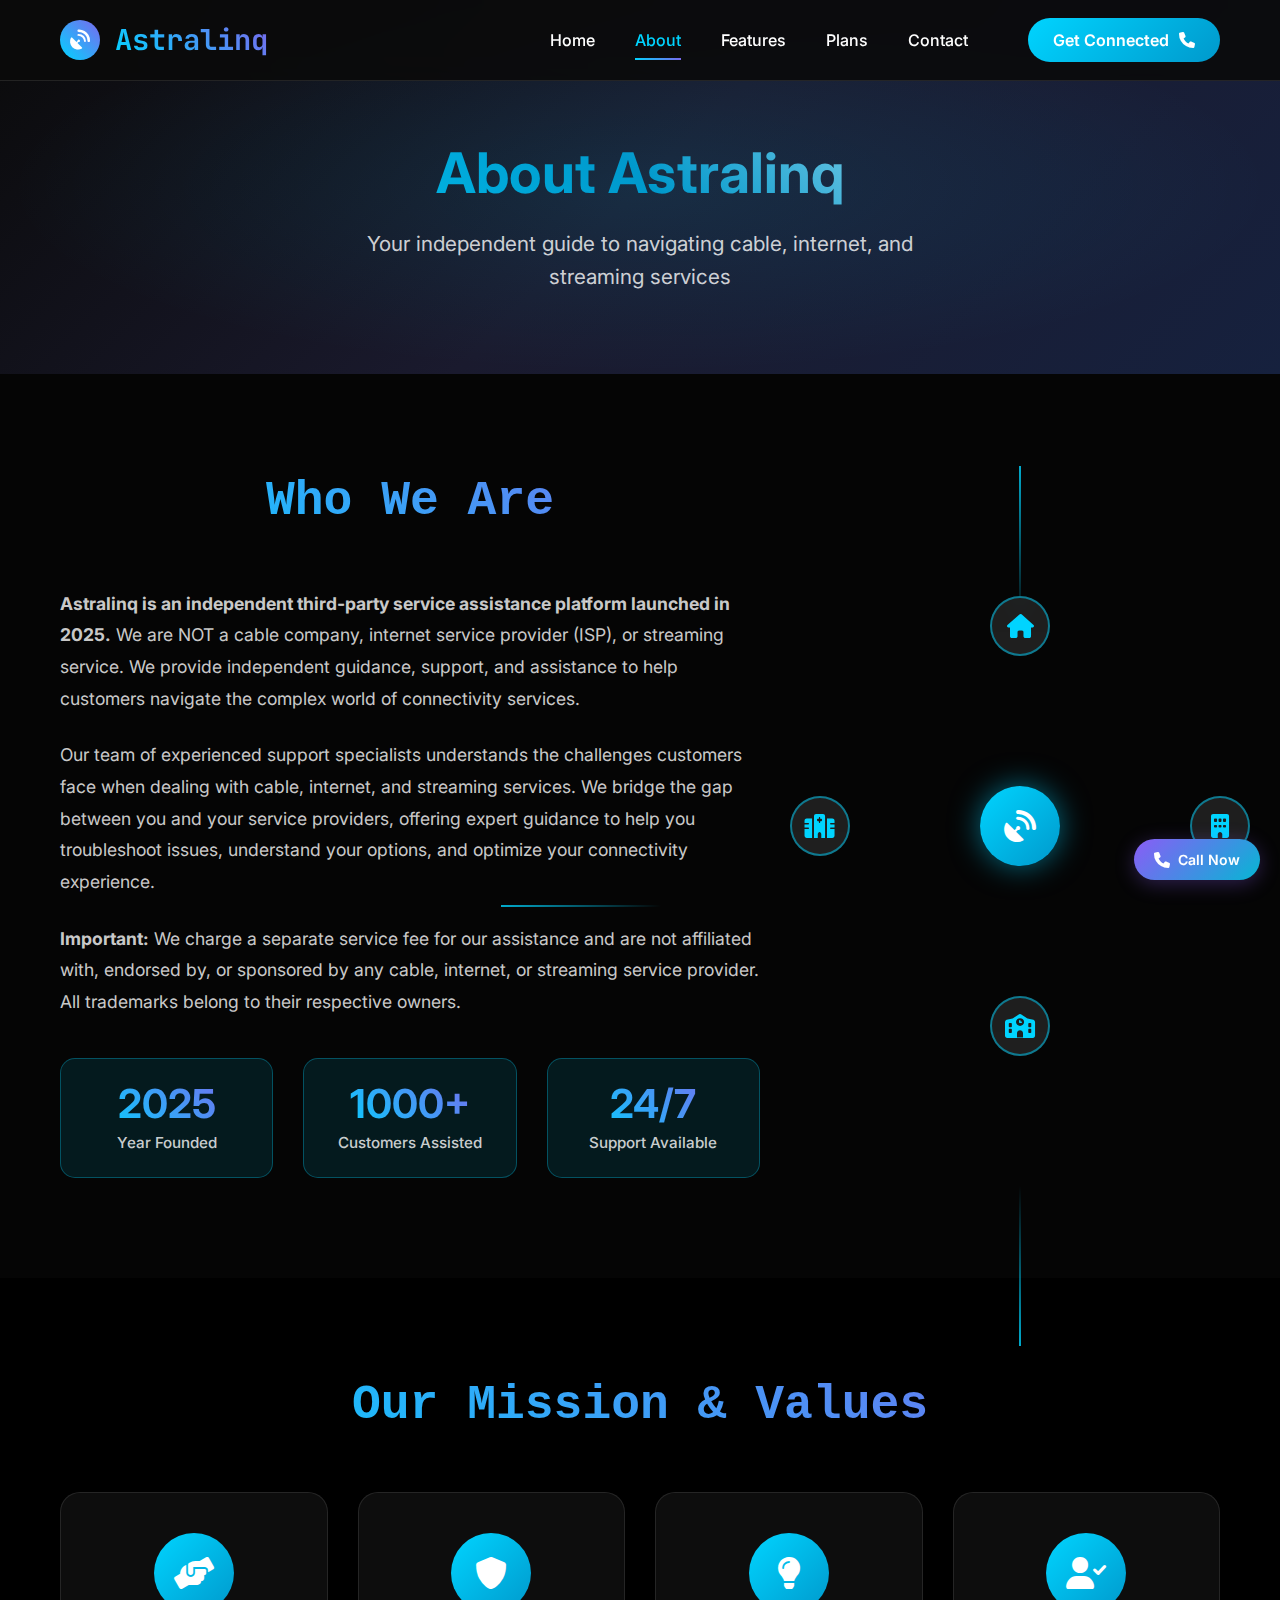
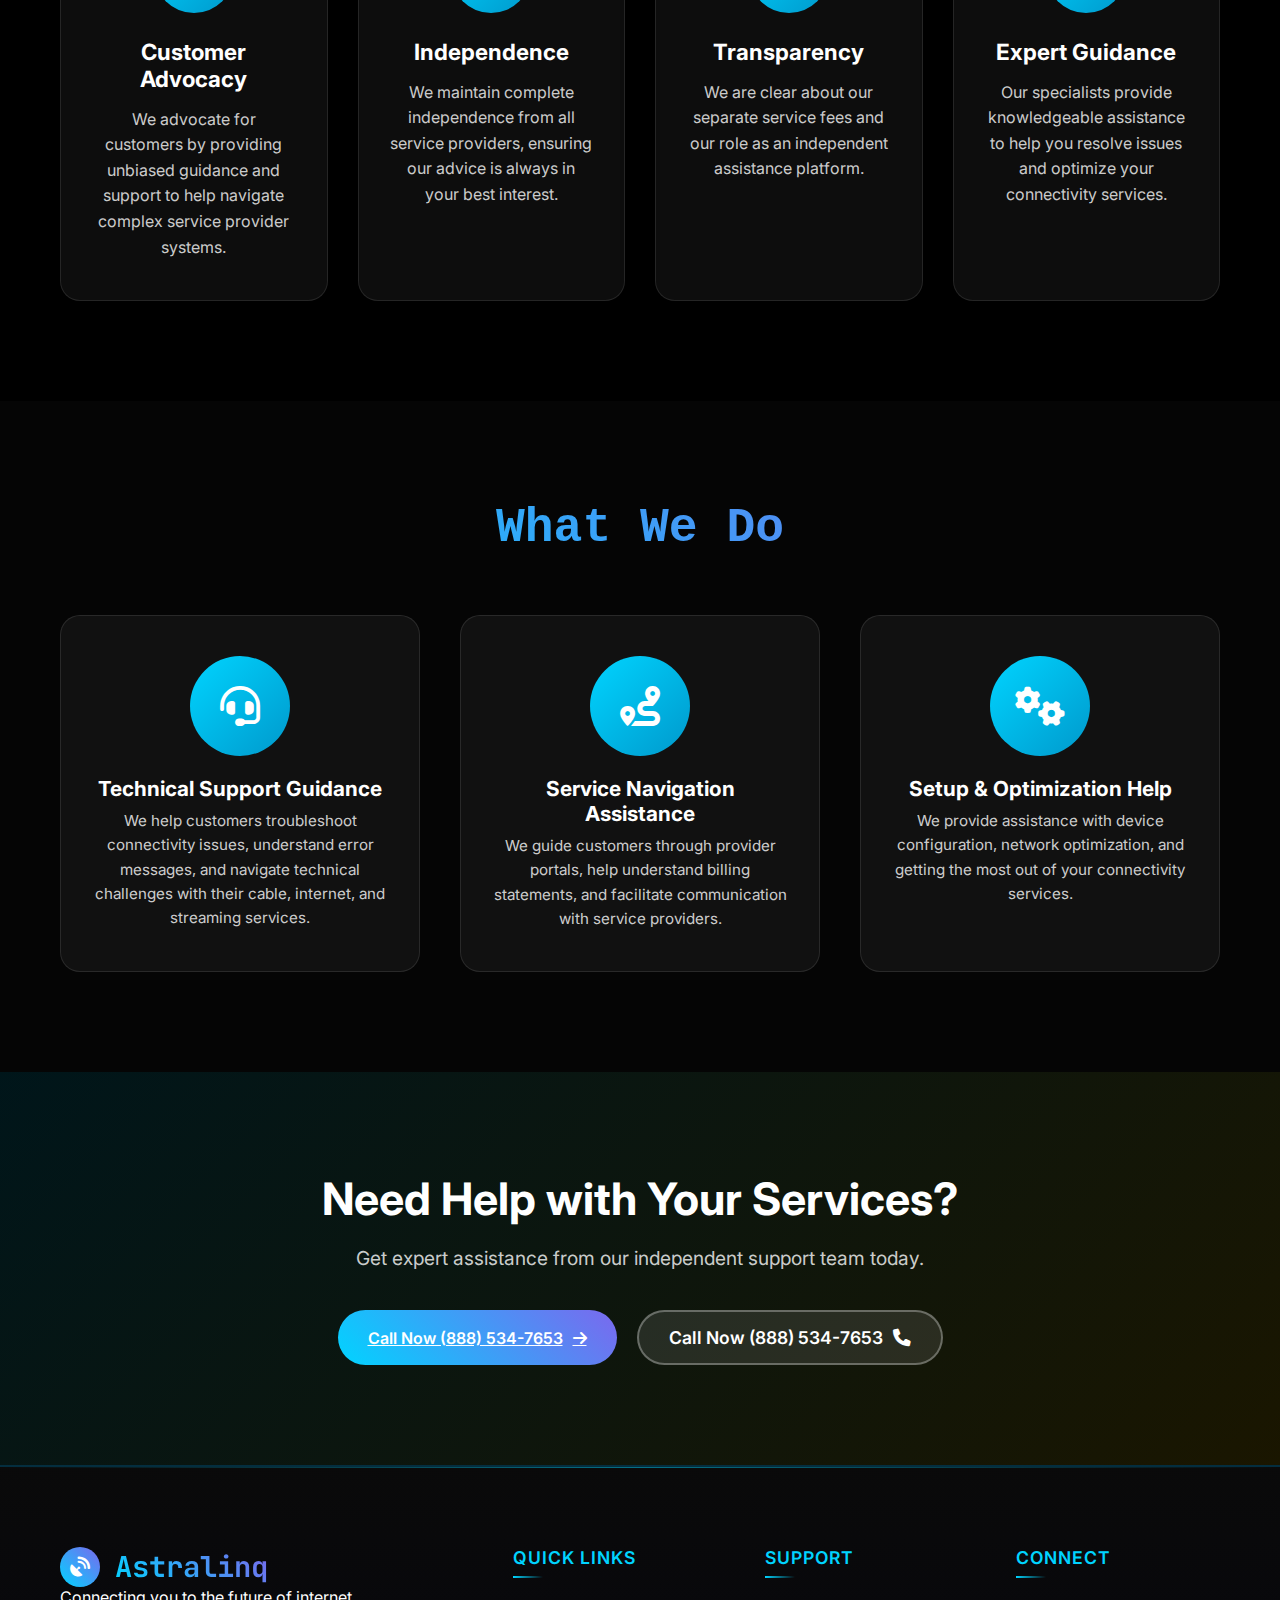
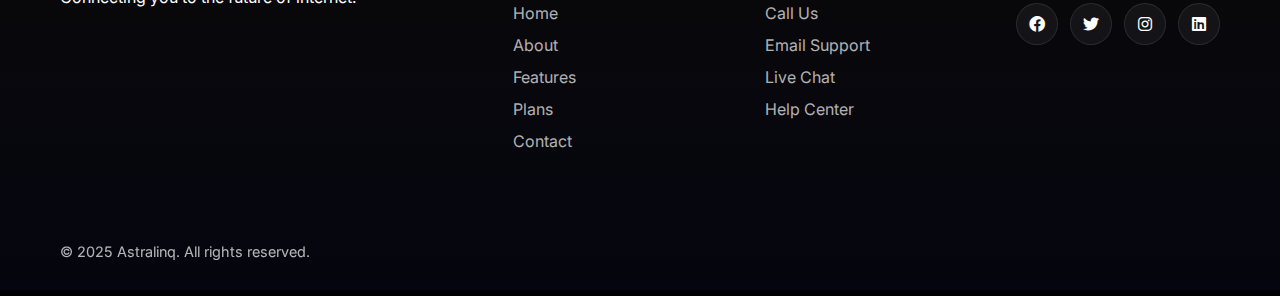
<file: about.html>
<!DOCTYPE html>
<html lang="en">
<head>
    <meta charset="UTF-8">
    <meta name="viewport" content="width=device-width, initial-scale=1.0">
    <title>About Us - Astralinq Independent Service Assistance</title>
    <link rel="stylesheet" href="style.css">
    <link rel="stylesheet" href="https://cdnjs.cloudflare.com/ajax/libs/font-awesome/6.0.0/css/all.min.css">
    <link href="https://fonts.googleapis.com/css2?family=Space+Grotesk:wght@300;400;500;600;700&family=JetBrains+Mono:wght@400;500;600&family=Inter:wght@300;400;500;600;700&display=swap" rel="stylesheet">
</head>
<body>
    <!-- Preloader -->
    <div id="preloader">
        <div class="preloader-content">
            <div class="logo-container">
                <h1>Astralinq</h1>
                <div class="orbit-ring"></div>
                <div class="orbit-ring delay-1"></div>
                <div class="orbit-ring delay-2"></div>
            </div>
        </div>
    </div>

    <!-- Header -->
    <header class="header">
        <nav class="nav container">
            <div class="nav-brand">
                <div class="logo">
                    <div class="logo-icon">
                        <i class="fas fa-satellite-dish"></i>
                    </div>
                    <span class="logo-text">Astralinq</span>
                </div>
            </div>
            <div class="nav-menu" id="nav-menu">
                <ul class="nav-list">
                    <li class="nav-item">
                        <a href="index.html" class="nav-link">Home</a>
                    </li>
                    <li class="nav-item">
                        <a href="about.html" class="nav-link active">About</a>
                    </li>
                    <li class="nav-item">
                        <a href="features.html" class="nav-link">Features</a>
                    </li>
                    <li class="nav-item">
                        <a href="plans.html" class="nav-link">Plans</a>
                    </li>
                    <li class="nav-item">
                        <a href="contact.html" class="nav-link">Contact</a>
                    </li>
                </ul>
                <div class="nav-cta">
                    <a href="tel:+18885347653" class="btn-primary">
                        <span>Get Connected</span>
                        <i class="fas fa-phone"></i>
                    </a>
                </div>
            </div>
            <div class="nav-toggle" id="nav-toggle">
                <span></span>
                <span></span>
                <span></span>
            </div>
        </nav>
    </header>

    <!-- Main Content -->
    <main class="main">
        <!-- Page Hero -->
        <section class="page-hero">
            <div class="container">
                <div class="page-hero-content">
                    <h1 class="page-title">About Astralinq</h1>
                    <p class="page-subtitle">Your independent guide to navigating cable, internet, and streaming services</p>
                </div>
            </div>
        </section>

        <!-- Company Story -->
        <section class="company-story">
            <div class="container">
                <div class="story-grid">
                    <div class="story-content">
                        <h2 class="section-title">Who We Are</h2>
                        <p><strong>Astralinq is an independent third-party service assistance platform launched in 2025.</strong> We are NOT a cable company, internet service provider (ISP), or streaming service. We provide independent guidance, support, and assistance to help customers navigate the complex world of connectivity services.</p>
                        <p>Our team of experienced support specialists understands the challenges customers face when dealing with cable, internet, and streaming services. We bridge the gap between you and your service providers, offering expert guidance to help you troubleshoot issues, understand your options, and optimize your connectivity experience.</p>
                        <p><strong>Important:</strong> We charge a separate service fee for our assistance and are not affiliated with, endorsed by, or sponsored by any cable, internet, or streaming service provider. All trademarks belong to their respective owners.</p>
                        <div class="story-stats">
                            <div class="stat-item">
                                <span class="stat-number">2025</span>
                                <span class="stat-label">Year Founded</span>
                            </div>
                            <div class="stat-item">
                                <span class="stat-number">1000+</span>
                                <span class="stat-label">Customers Assisted</span>
                            </div>
                            <div class="stat-item">
                                <span class="stat-number">24/7</span>
                                <span class="stat-label">Support Available</span>
                            </div>
                        </div>
                    </div>
                    <div class="story-visual">
                        <div class="visual-container">
                            <div class="network-hub">
                                <div class="hub-center">
                                    <i class="fas fa-satellite-dish"></i>
                                </div>
                                <div class="connection-lines">
                                    <div class="line line-1"></div>
                                    <div class="line line-2"></div>
                                    <div class="line line-3"></div>
                                    <div class="line line-4"></div>
                                </div>
                                <div class="network-nodes">
                                    <div class="node node-1"><i class="fas fa-home"></i></div>
                                    <div class="node node-2"><i class="fas fa-building"></i></div>
                                    <div class="node node-3"><i class="fas fa-school"></i></div>
                                    <div class="node node-4"><i class="fas fa-hospital"></i></div>
                                </div>
                            </div>
                        </div>
                    </div>
                </div>
            </div>
        </section>

        <!-- Mission & Values -->
        <section class="mission-values">
            <div class="container">
                <h2 class="section-title">Our Mission & Values</h2>
                <div class="values-grid">
                    <div class="value-card">
                        <div class="value-icon">
                            <i class="fas fa-hands-helping"></i>
                        </div>
                        <h3>Customer Advocacy</h3>
                        <p>We advocate for customers by providing unbiased guidance and support to help navigate complex service provider systems.</p>
                    </div>
                    <div class="value-card">
                        <div class="value-icon">
                            <i class="fas fa-shield-alt"></i>
                        </div>
                        <h3>Independence</h3>
                        <p>We maintain complete independence from all service providers, ensuring our advice is always in your best interest.</p>
                    </div>
                    <div class="value-card">
                        <div class="value-icon">
                            <i class="fas fa-lightbulb"></i>
                        </div>
                        <h3>Transparency</h3>
                        <p>We are clear about our separate service fees and our role as an independent assistance platform.</p>
                    </div>
                    <div class="value-card">
                        <div class="value-icon">
                            <i class="fas fa-user-check"></i>
                        </div>
                        <h3>Expert Guidance</h3>
                        <p>Our specialists provide knowledgeable assistance to help you resolve issues and optimize your connectivity services.</p>
                    </div>
                </div>
            </div>
        </section>

        <!-- Team Section -->
        <section class="team-section">
            <div class="container">
                <h2 class="section-title">What We Do</h2>
                <div class="team-grid">
                    <div class="team-member">
                        <div class="member-photo">
                            <i class="fas fa-headset"></i>
                        </div>
                        <h4>Technical Support Guidance</h4>
                        <p class="member-bio">We help customers troubleshoot connectivity issues, understand error messages, and navigate technical challenges with their cable, internet, and streaming services.</p>
                    </div>
                    <div class="team-member">
                        <div class="member-photo">
                            <i class="fas fa-route"></i>
                        </div>
                        <h4>Service Navigation Assistance</h4>
                        <p class="member-bio">We guide customers through provider portals, help understand billing statements, and facilitate communication with service providers.</p>
                    </div>
                    <div class="team-member">
                        <div class="member-photo">
                            <i class="fas fa-cogs"></i>
                        </div>
                        <h4>Setup & Optimization Help</h4>
                        <p class="member-bio">We provide assistance with device configuration, network optimization, and getting the most out of your connectivity services.</p>
                    </div>
                </div>
            </div>
        </section>

        <!-- CTA Section -->
        <section class="cta-section">
            <div class="container">
                <div class="cta-content">
                    <h2>Need Help with Your Services?</h2>
                    <p>Get expert assistance from our independent support team today.</p>
                    <div class="cta-buttons">
                        <a href="tel:+18885347653" class="btn-primary">
                            <span>Call Now (888) 534-7653</span>
                            <i class="fas fa-arrow-right"></i>
                        </a>
                        <a href="tel:+18885347653" class="btn-secondary">
                            <span>Call Now (888) 534-7653</span>
                            <i class="fas fa-phone"></i>
                        </a>
                    </div>
                </div>
            </div>
        </section>
    </main>

    <!-- Footer -->
    <footer class="footer">
        <div class="container">
            <div class="footer-content">
                <div class="footer-section">
                    <div class="footer-logo">
                        <div class="logo">
                            <div class="logo-icon">
                                <i class="fas fa-satellite-dish"></i>
                            </div>
                            <span class="logo-text">Astralinq</span>
                        </div>
                        <p>Connecting you to the future of internet.</p>
                    </div>
                </div>
                <div class="footer-section">
                    <h4>Quick Links</h4>
                    <ul class="footer-links">
                        <li><a href="index.html">Home</a></li>
                        <li><a href="about.html">About</a></li>
                        <li><a href="features.html">Features</a></li>
                        <li><a href="plans.html">Plans</a></li>
                        <li><a href="contact.html">Contact</a></li>
                    </ul>
                </div>
                <div class="footer-section">
                    <h4>Support</h4>
                    <ul class="footer-links">
                        <li><a href="tel:+18885347653">Call Us</a></li>
                        <li><a href="mailto:support@astralinq.com">Email Support</a></li>
                        <li><a href="#">Live Chat</a></li>
                        <li><a href="#">Help Center</a></li>
                    </ul>
                </div>
                <div class="footer-section">
                    <h4>Connect</h4>
                    <div class="social-links">
                        <a href="#" class="social-link"><i class="fab fa-facebook"></i></a>
                        <a href="#" class="social-link"><i class="fab fa-twitter"></i></a>
                        <a href="#" class="social-link"><i class="fab fa-instagram"></i></a>
                        <a href="#" class="social-link"><i class="fab fa-linkedin"></i></a>
                    </div>
                </div>
            </div>
            <div class="footer-bottom">
                <p>&copy; 2025 Astralinq. All rights reserved.</p>
            </div>
        </div>
    </footer>

    <script src="script.js"></script>

    <!-- Sticky Call Button -->
    <div class="sticky-call-btn">
        <a href="tel:+18885347653">
            <i class="fas fa-phone"></i>
            <span>Call Now</span>
        </a>
    </div>
</body>
</html>
</file>
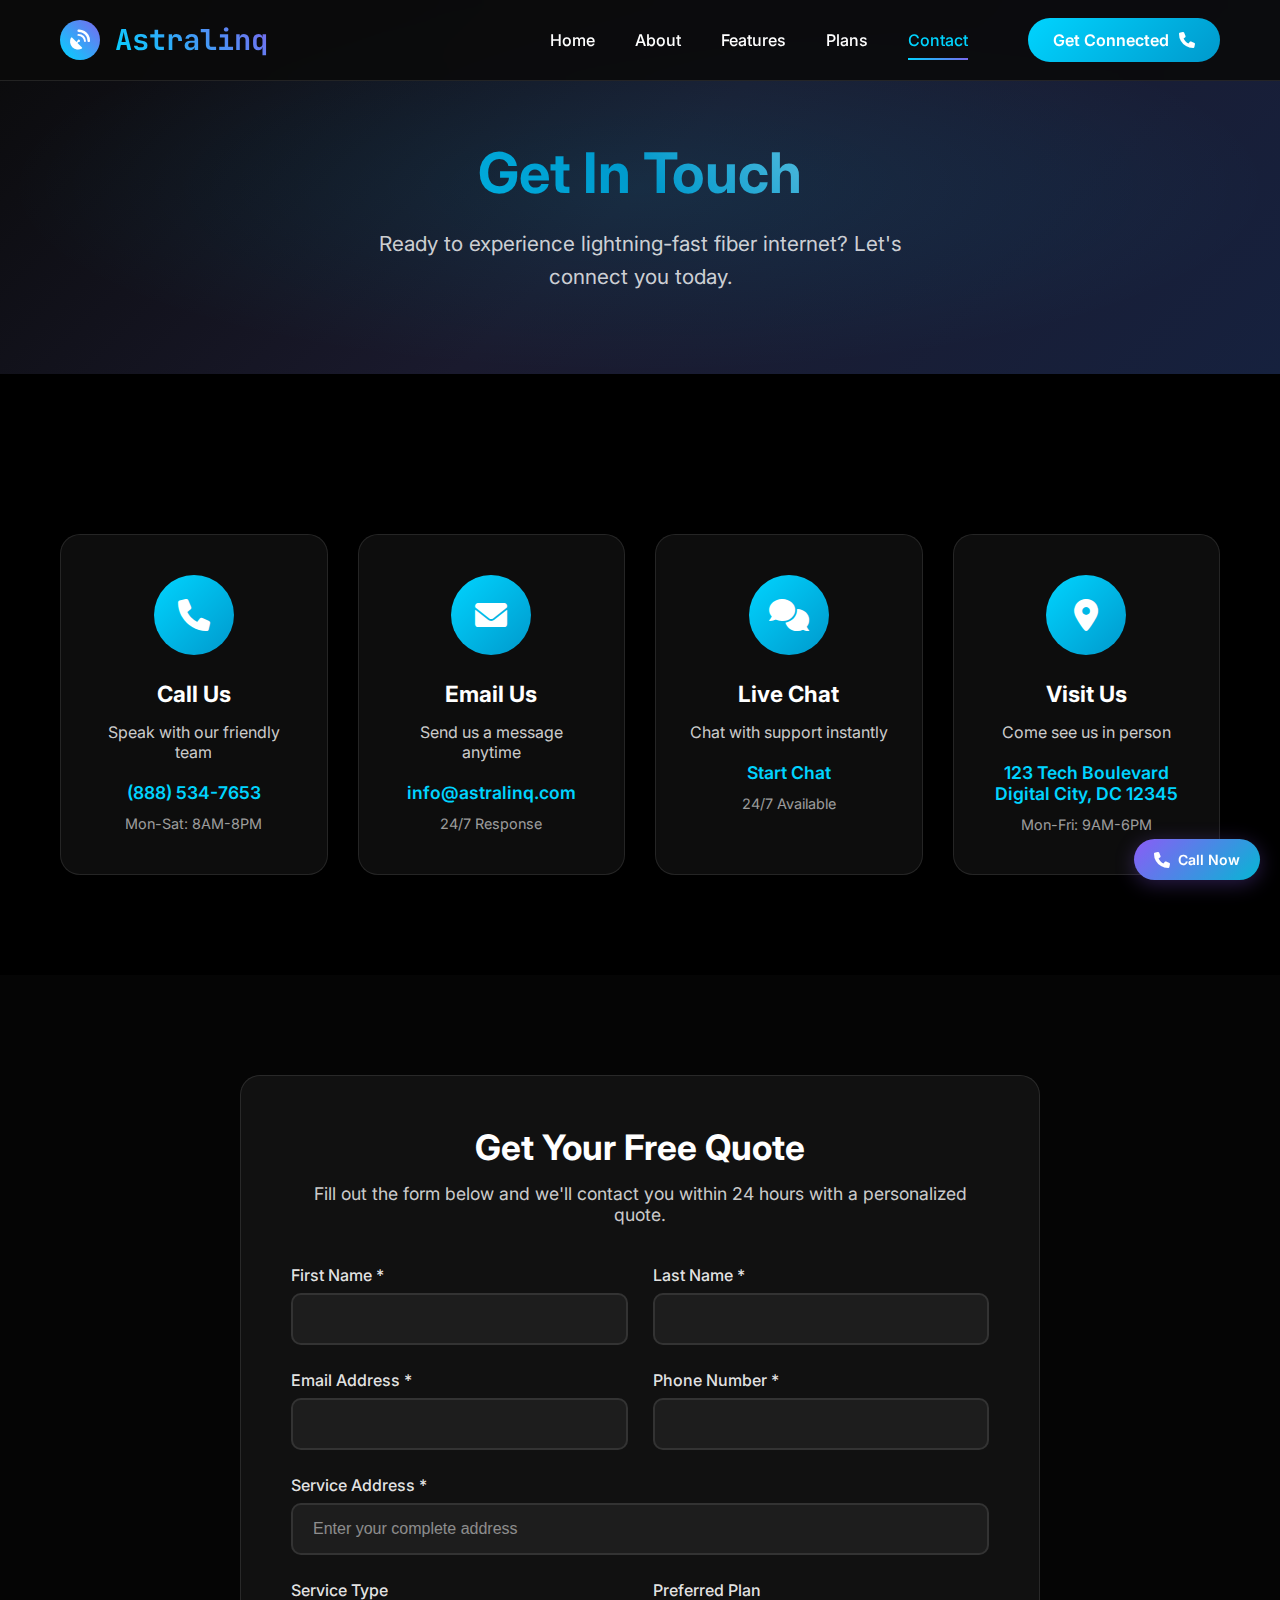
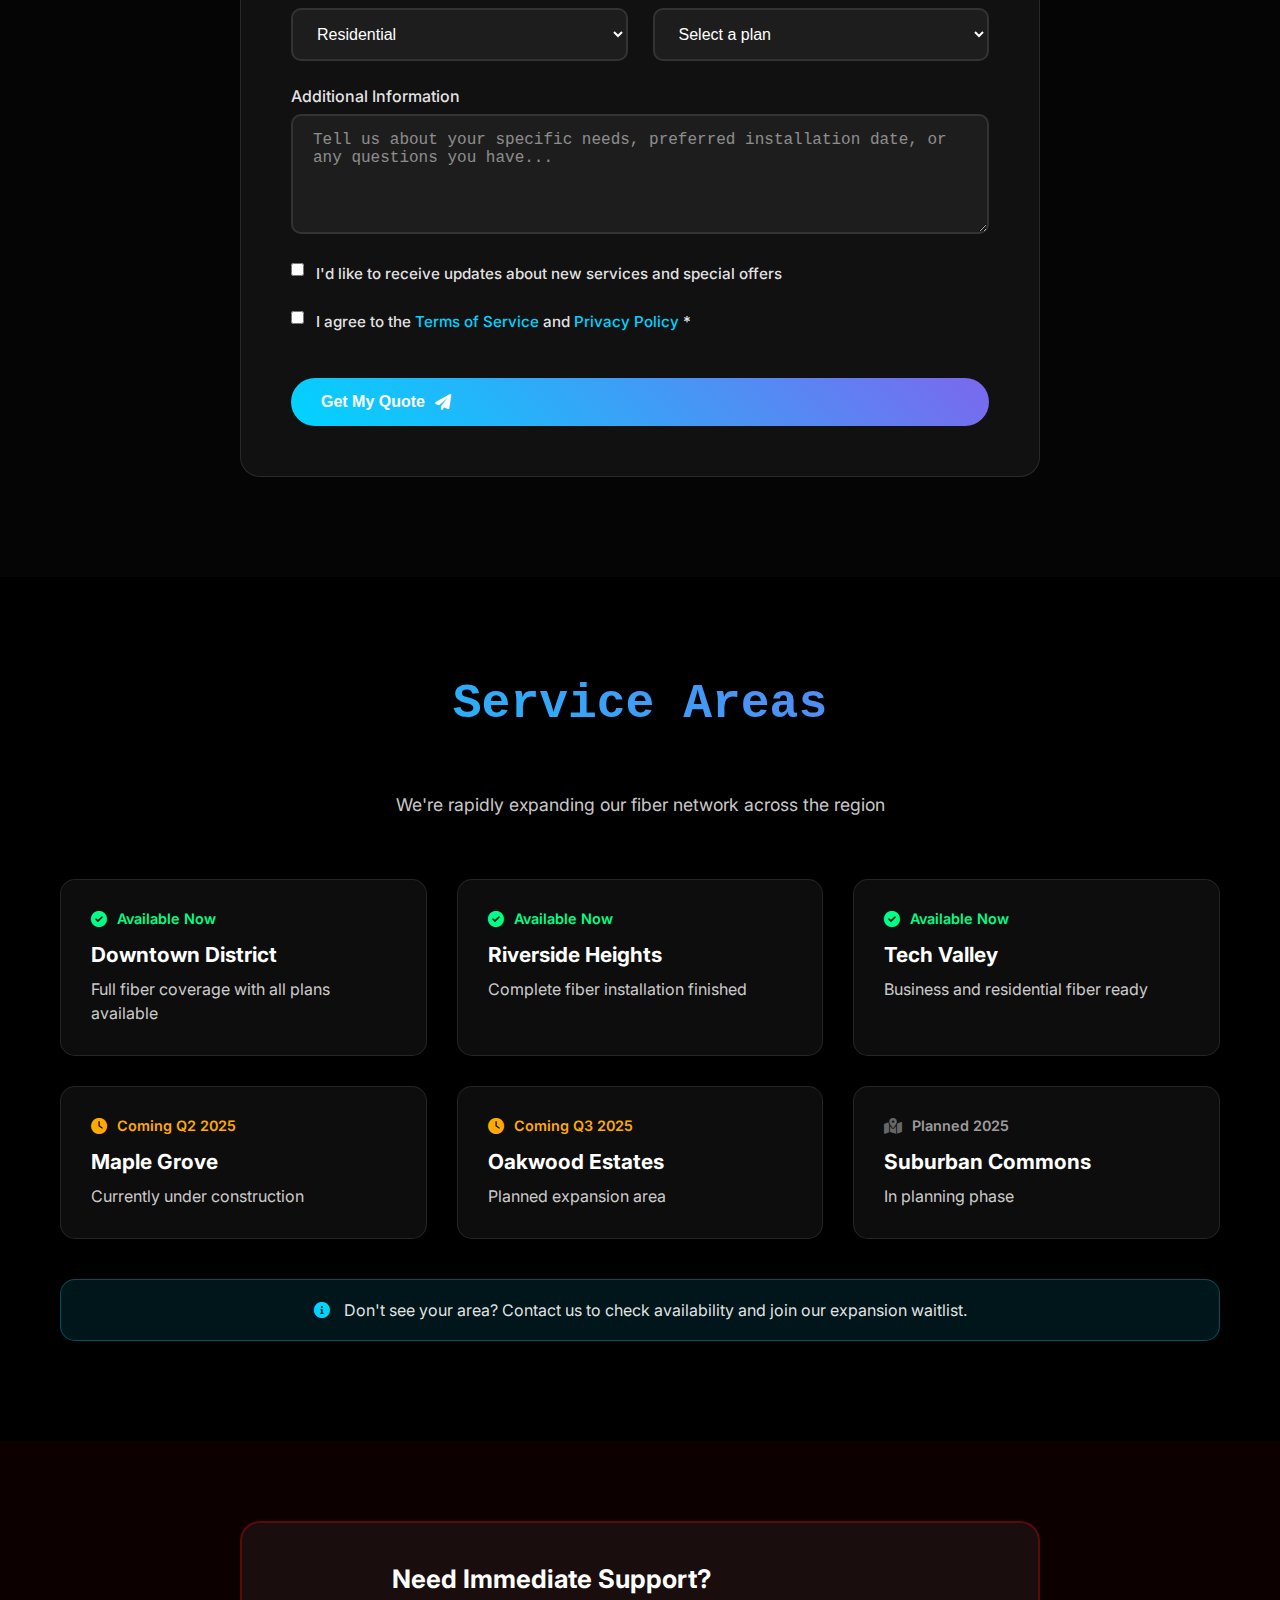
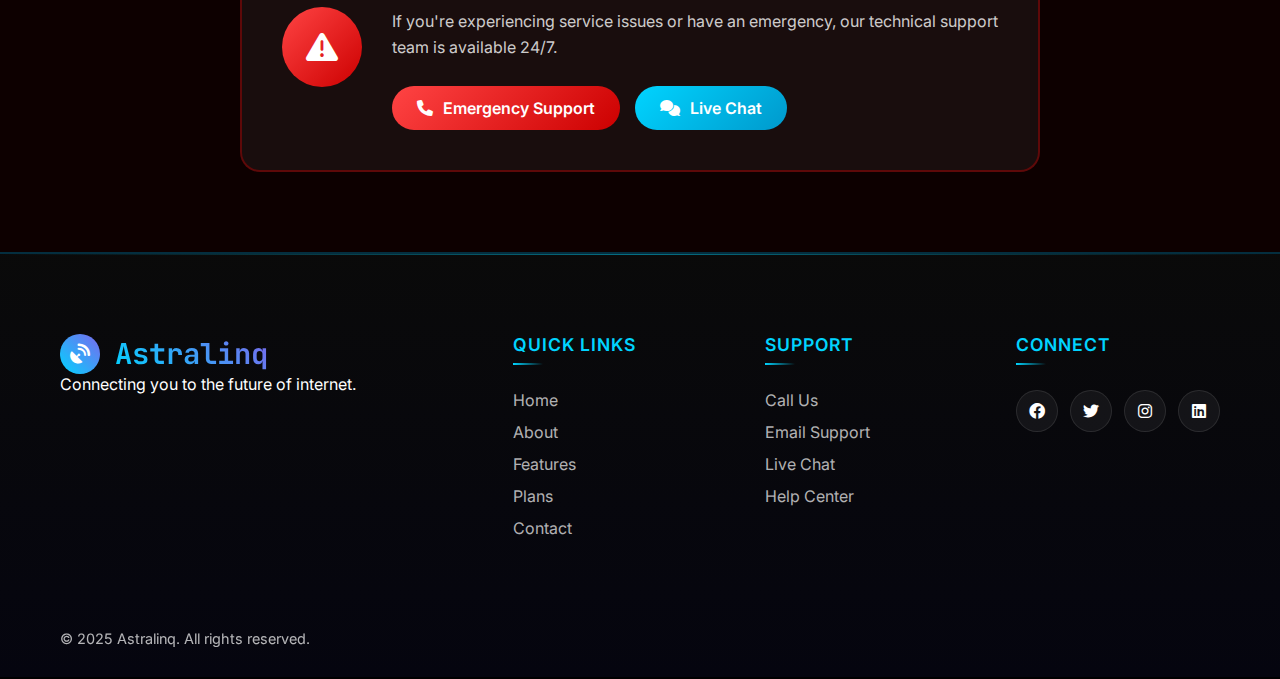
<file: contact.html>
<!DOCTYPE html>
<html lang="en">
<head>
    <meta charset="UTF-8">
    <meta name="viewport" content="width=device-width, initial-scale=1.0">
    <title>Contact Us - Astralinq</title>
    <link rel="stylesheet" href="style.css">
    <link rel="stylesheet" href="https://cdnjs.cloudflare.com/ajax/libs/font-awesome/6.0.0/css/all.min.css">
    <link href="https://fonts.googleapis.com/css2?family=Space+Grotesk:wght@300;400;500;600;700&family=JetBrains+Mono:wght@400;500;600&family=Inter:wght@300;400;500;600;700&display=swap" rel="stylesheet">
</head>
<body>
    <!-- Preloader -->
    <div id="preloader">
        <div class="preloader-content">
            <div class="logo-container">
                <h1>Astralinq</h1>
                <div class="orbit-ring"></div>
                <div class="orbit-ring delay-1"></div>
                <div class="orbit-ring delay-2"></div>
            </div>
        </div>
    </div>

    <!-- Header -->
    <header class="header">
        <nav class="nav container">
            <div class="nav-brand">
                <div class="logo">
                    <div class="logo-icon">
                        <i class="fas fa-satellite-dish"></i>
                    </div>
                    <span class="logo-text">Astralinq</span>
                </div>
            </div>
            <div class="nav-menu" id="nav-menu">
                <ul class="nav-list">
                    <li class="nav-item">
                        <a href="index.html" class="nav-link">Home</a>
                    </li>
                    <li class="nav-item">
                        <a href="about.html" class="nav-link">About</a>
                    </li>
                    <li class="nav-item">
                        <a href="features.html" class="nav-link">Features</a>
                    </li>
                    <li class="nav-item">
                        <a href="plans.html" class="nav-link">Plans</a>
                    </li>
                    <li class="nav-item">
                        <a href="contact.html" class="nav-link active">Contact</a>
                    </li>
                </ul>
                <div class="nav-cta">
                    <a href="tel:+18885347653" class="btn-primary">
                        <span>Get Connected</span>
                        <i class="fas fa-phone"></i>
                    </a>
                </div>
            </div>
            <div class="nav-toggle" id="nav-toggle">
                <span></span>
                <span></span>
                <span></span>
            </div>
        </nav>
    </header>

    <!-- Main Content -->
    <main class="main">
        <!-- Page Hero -->
        <section class="page-hero">
            <div class="container">
                <div class="page-hero-content">
                    <h1 class="page-title">Get In Touch</h1>
                    <p class="page-subtitle">Ready to experience lightning-fast fiber internet? Let's connect you today.</p>
                </div>
            </div>
        </section>

        <!-- Contact Methods -->
        <section class="contact-methods">
            <div class="container">
                <div class="contact-grid">
                    <div class="contact-card">
                        <div class="contact-icon">
                            <i class="fas fa-phone"></i>
                        </div>
                        <h3>Call Us</h3>
                        <p>Speak with our friendly team</p>
                        <a href="tel:+18885347653" class="contact-link">(888) 534-7653</a>
                        <span class="contact-hours">Mon-Sat: 8AM-8PM</span>
                    </div>
                    <div class="contact-card">
                        <div class="contact-icon">
                            <i class="fas fa-envelope"></i>
                        </div>
                        <h3>Email Us</h3>
                        <p>Send us a message anytime</p>
                        <a href="mailto:info@astralinq.com" class="contact-link">info@astralinq.com</a>
                        <span class="contact-hours">24/7 Response</span>
                    </div>
                    <div class="contact-card">
                        <div class="contact-icon">
                            <i class="fas fa-comments"></i>
                        </div>
                        <h3>Live Chat</h3>
                        <p>Chat with support instantly</p>
                        <a href="#" class="contact-link">Start Chat</a>
                        <span class="contact-hours">24/7 Available</span>
                    </div>
                    <div class="contact-card">
                        <div class="contact-icon">
                            <i class="fas fa-map-marker-alt"></i>
                        </div>
                        <h3>Visit Us</h3>
                        <p>Come see us in person</p>
                        <a href="#" class="contact-link">123 Tech Boulevard<br>Digital City, DC 12345</a>
                        <span class="contact-hours">Mon-Fri: 9AM-6PM</span>
                    </div>
                </div>
            </div>
        </section>

        <!-- Contact Form -->
        <section class="contact-form-section">
            <div class="container">
                <div class="form-container">
                    <div class="form-header">
                        <h2>Get Your Free Quote</h2>
                        <p>Fill out the form below and we'll contact you within 24 hours with a personalized quote.</p>
                    </div>
                    <form class="contact-form" id="contactForm">
                        <div class="form-row">
                            <div class="form-group">
                                <label for="firstName">First Name *</label>
                                <input type="text" id="firstName" name="firstName" required>
                            </div>
                            <div class="form-group">
                                <label for="lastName">Last Name *</label>
                                <input type="text" id="lastName" name="lastName" required>
                            </div>
                        </div>
                        <div class="form-row">
                            <div class="form-group">
                                <label for="email">Email Address *</label>
                                <input type="email" id="email" name="email" required>
                            </div>
                            <div class="form-group">
                                <label for="phone">Phone Number *</label>
                                <input type="tel" id="phone" name="phone" required>
                            </div>
                        </div>
                        <div class="form-group">
                            <label for="address">Service Address *</label>
                            <input type="text" id="address" name="address" placeholder="Enter your complete address" required>
                        </div>
                        <div class="form-row">
                            <div class="form-group">
                                <label for="serviceType">Service Type</label>
                                <select id="serviceType" name="serviceType">
                                    <option value="residential">Residential</option>
                                    <option value="business">Business</option>
                                    <option value="enterprise">Enterprise</option>
                                </select>
                            </div>
                            <div class="form-group">
                                <label for="preferredPlan">Preferred Plan</label>
                                <select id="preferredPlan" name="preferredPlan">
                                    <option value="">Select a plan</option>
                                    <option value="essential">Essential (300 Mbps) - $49.99</option>
                                    <option value="premium">Premium (500 Mbps) - $69.99</option>
                                    <option value="ultimate">Ultimate (1000 Mbps) - $89.99</option>
                                </select>
                            </div>
                        </div>
                        <div class="form-group">
                            <label for="message">Additional Information</label>
                            <textarea id="message" name="message" rows="4" placeholder="Tell us about your specific needs, preferred installation date, or any questions you have..."></textarea>
                        </div>
                        <div class="form-group checkbox-group">
                            <input type="checkbox" id="newsletter" name="newsletter">
                            <label for="newsletter">I'd like to receive updates about new services and special offers</label>
                        </div>
                        <div class="form-group checkbox-group">
                            <input type="checkbox" id="terms" name="terms" required>
                            <label for="terms">I agree to the <a href="terms.html">Terms of Service</a> and <a href="privacy.html">Privacy Policy</a> *</label>
                        </div>
                        <button type="submit" class="btn-primary form-submit">
                            <span>Get My Quote</span>
                            <i class="fas fa-paper-plane"></i>
                        </button>
                    </form>
                </div>
            </div>
        </section>

        <!-- Service Areas -->
        <section class="service-areas">
            <div class="container">
                <h2 class="section-title">Service Areas</h2>
                <p class="section-subtitle">We're rapidly expanding our fiber network across the region</p>
                <div class="areas-grid">
                    <div class="area-card available">
                        <div class="area-status">
                            <i class="fas fa-check-circle"></i>
                            <span>Available Now</span>
                        </div>
                        <h4>Downtown District</h4>
                        <p>Full fiber coverage with all plans available</p>
                    </div>
                    <div class="area-card available">
                        <div class="area-status">
                            <i class="fas fa-check-circle"></i>
                            <span>Available Now</span>
                        </div>
                        <h4>Riverside Heights</h4>
                        <p>Complete fiber installation finished</p>
                    </div>
                    <div class="area-card available">
                        <div class="area-status">
                            <i class="fas fa-check-circle"></i>
                            <span>Available Now</span>
                        </div>
                        <h4>Tech Valley</h4>
                        <p>Business and residential fiber ready</p>
                    </div>
                    <div class="area-card coming-soon">
                        <div class="area-status">
                            <i class="fas fa-clock"></i>
                            <span>Coming Q2 2025</span>
                        </div>
                        <h4>Maple Grove</h4>
                        <p>Currently under construction</p>
                    </div>
                    <div class="area-card coming-soon">
                        <div class="area-status">
                            <i class="fas fa-clock"></i>
                            <span>Coming Q3 2025</span>
                        </div>
                        <h4>Oakwood Estates</h4>
                        <p>Planned expansion area</p>
                    </div>
                    <div class="area-card planned">
                        <div class="area-status">
                            <i class="fas fa-map-marked-alt"></i>
                            <span>Planned 2025</span>
                        </div>
                        <h4>Suburban Commons</h4>
                        <p>In planning phase</p>
                    </div>
                </div>
                <div class="area-note">
                    <p><i class="fas fa-info-circle"></i> Don't see your area? Contact us to check availability and join our expansion waitlist.</p>
                </div>
            </div>
        </section>

        <!-- Emergency Support -->
        <section class="emergency-support">
            <div class="container">
                <div class="emergency-card">
                    <div class="emergency-icon">
                        <i class="fas fa-exclamation-triangle"></i>
                    </div>
                    <div class="emergency-content">
                        <h3>Need Immediate Support?</h3>
                        <p>If you're experiencing service issues or have an emergency, our technical support team is available 24/7.</p>
                        <div class="emergency-actions">
                            <a href="tel:+18885347653" class="btn-emergency">
                                <i class="fas fa-phone"></i>
                                <span>Emergency Support</span>
                            </a>
                            <a href="#" class="btn-emergency secondary">
                                <i class="fas fa-comments"></i>
                                <span>Live Chat</span>
                            </a>
                        </div>
                    </div>
                </div>
            </div>
        </section>
    </main>

    <!-- Footer -->
    <footer class="footer">
        <div class="container">
            <div class="footer-content">
                <div class="footer-section">
                    <div class="footer-logo">
                        <div class="logo">
                            <div class="logo-icon">
                                <i class="fas fa-satellite-dish"></i>
                            </div>
                            <span class="logo-text">Astralinq</span>
                        </div>
                        <p>Connecting you to the future of internet.</p>
                    </div>
                </div>
                <div class="footer-section">
                    <h4>Quick Links</h4>
                    <ul class="footer-links">
                        <li><a href="index.html">Home</a></li>
                        <li><a href="about.html">About</a></li>
                        <li><a href="features.html">Features</a></li>
                        <li><a href="plans.html">Plans</a></li>
                        <li><a href="contact.html">Contact</a></li>
                    </ul>
                </div>
                <div class="footer-section">
                    <h4>Support</h4>
                    <ul class="footer-links">
                        <li><a href="tel:+18885347653">Call Us</a></li>
                        <li><a href="mailto:support@astralinq.com">Email Support</a></li>
                        <li><a href="#">Live Chat</a></li>
                        <li><a href="#">Help Center</a></li>
                    </ul>
                </div>
                <div class="footer-section">
                    <h4>Connect</h4>
                    <div class="social-links">
                        <a href="#" class="social-link"><i class="fab fa-facebook"></i></a>
                        <a href="#" class="social-link"><i class="fab fa-twitter"></i></a>
                        <a href="#" class="social-link"><i class="fab fa-instagram"></i></a>
                        <a href="#" class="social-link"><i class="fab fa-linkedin"></i></a>
                    </div>
                </div>
            </div>
            <div class="footer-bottom">
                <p>&copy; 2025 Astralinq. All rights reserved.</p>
            </div>
        </div>
    </footer>

    <script src="script.js"></script>

    <!-- Sticky Call Button -->
    <div class="sticky-call-btn">
        <a href="tel:+18885347653">
            <i class="fas fa-phone"></i>
            <span>Call Now</span>
        </a>
    </div>
</body>
</html>
</file>
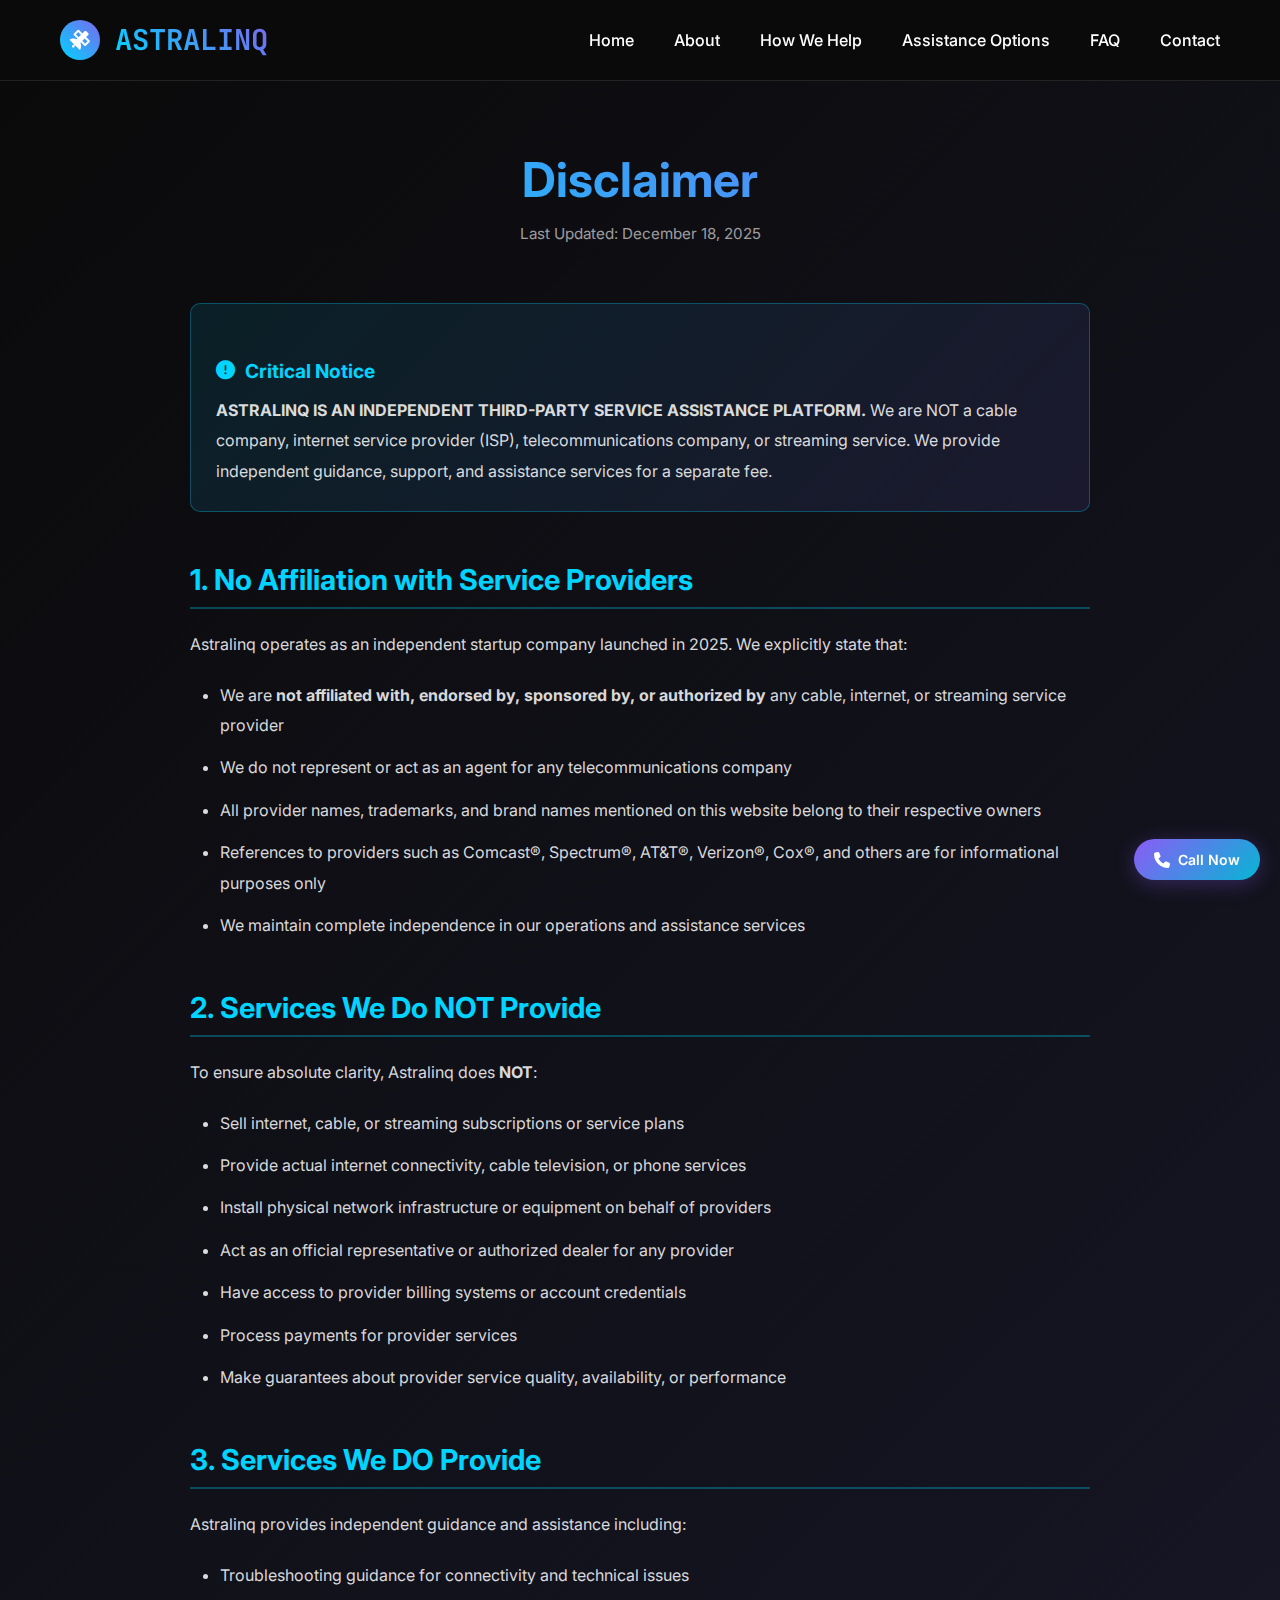
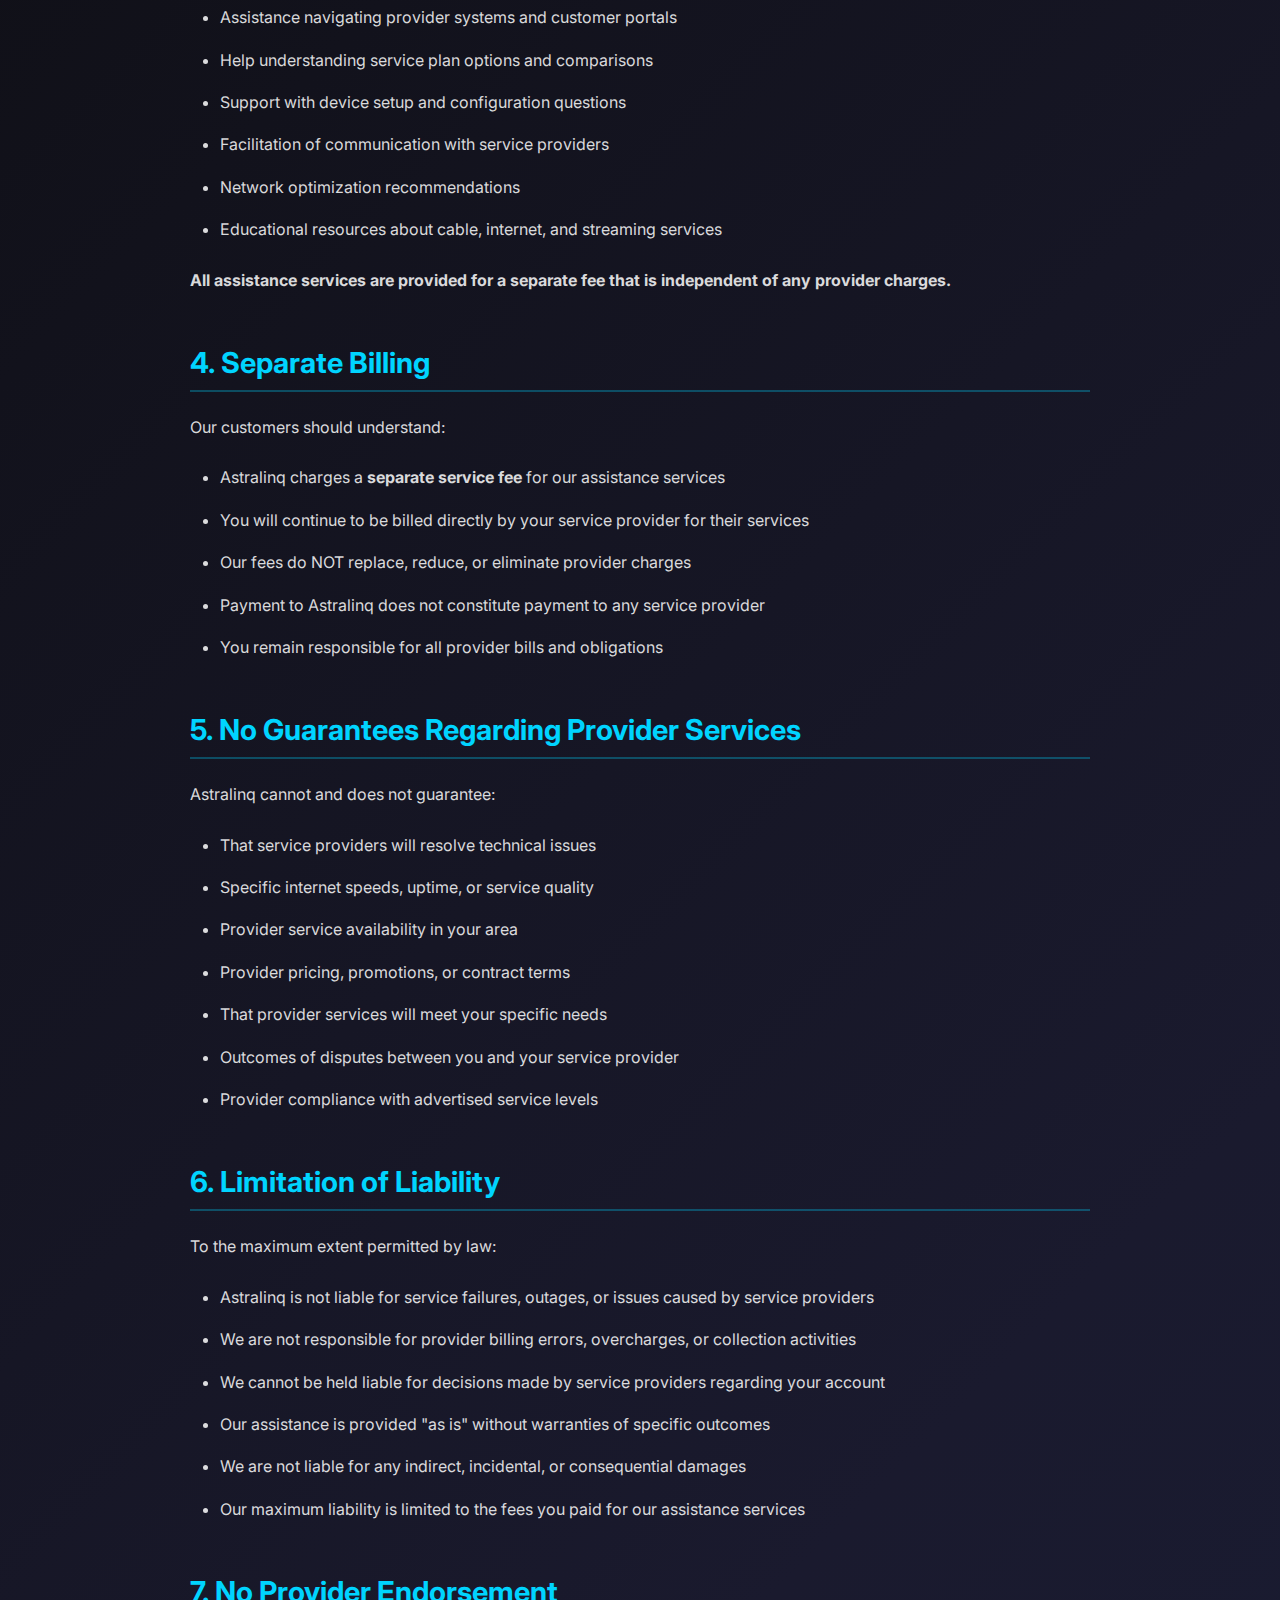
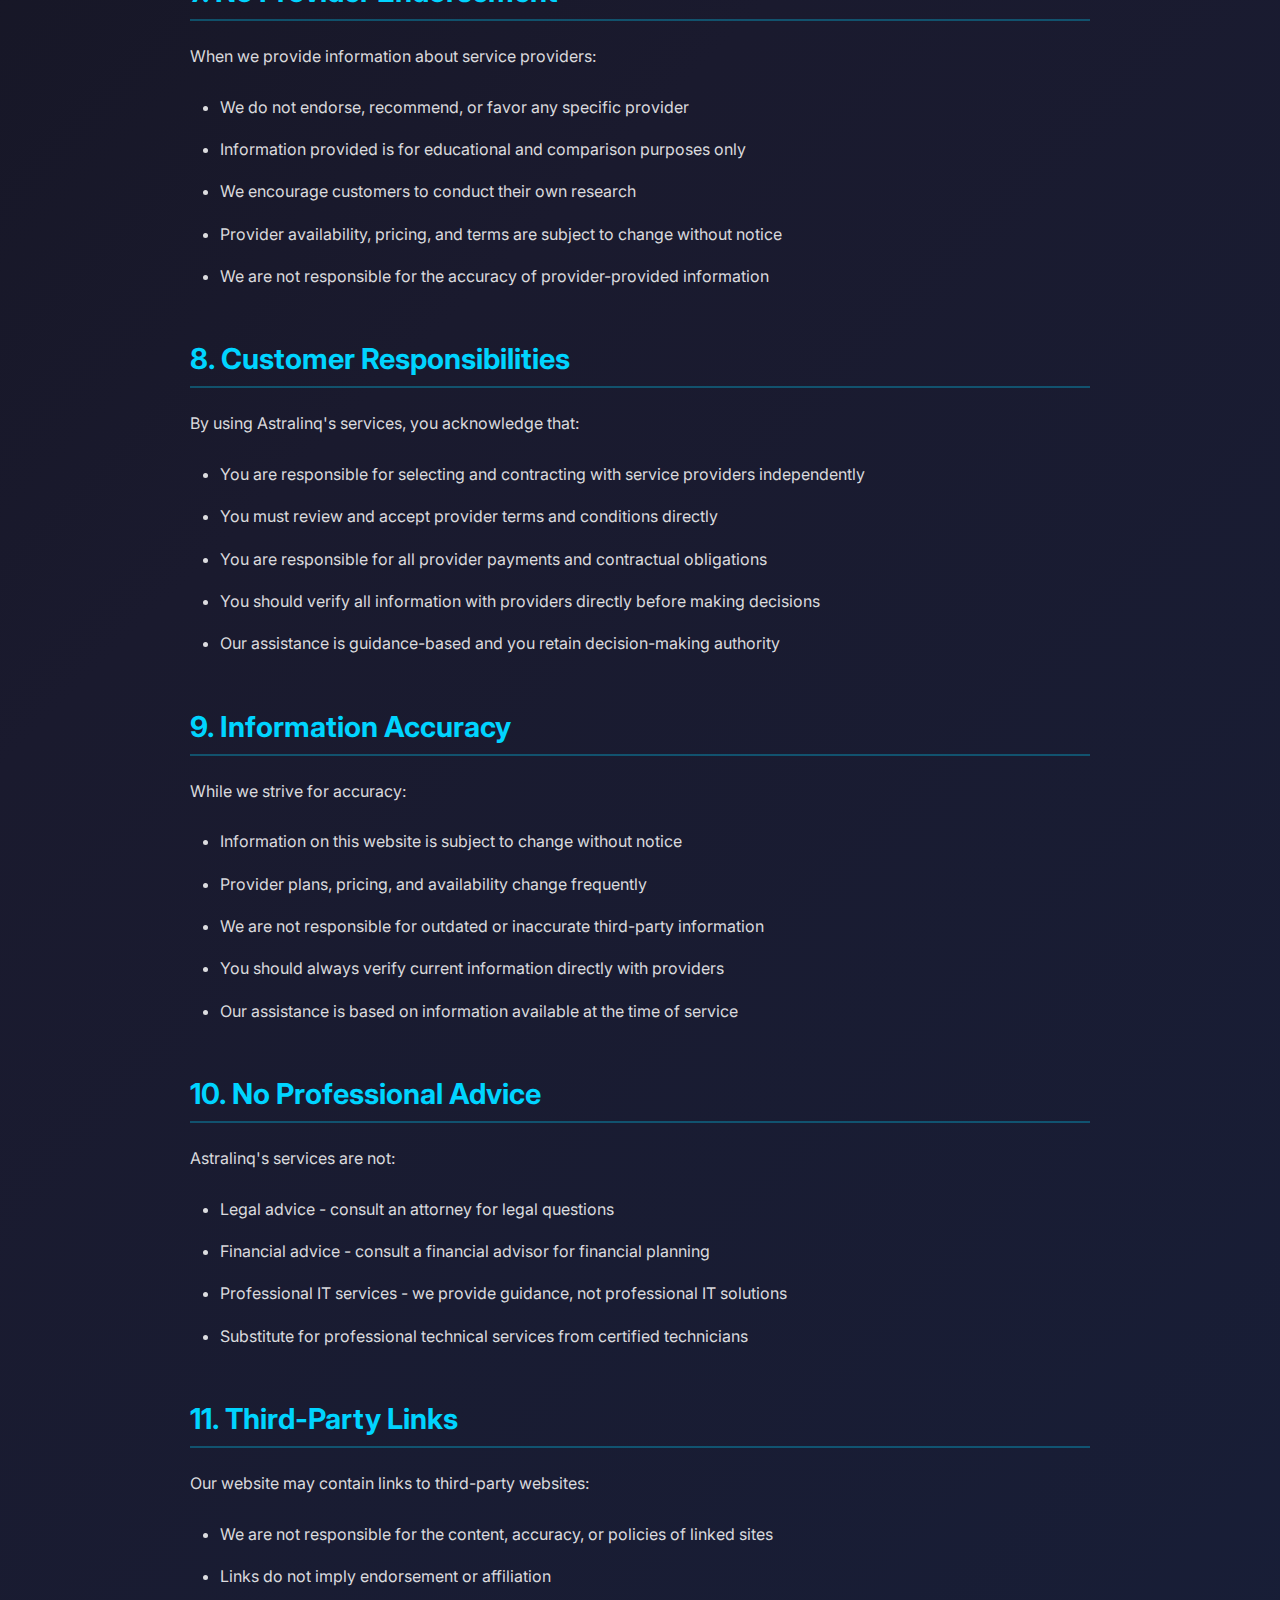
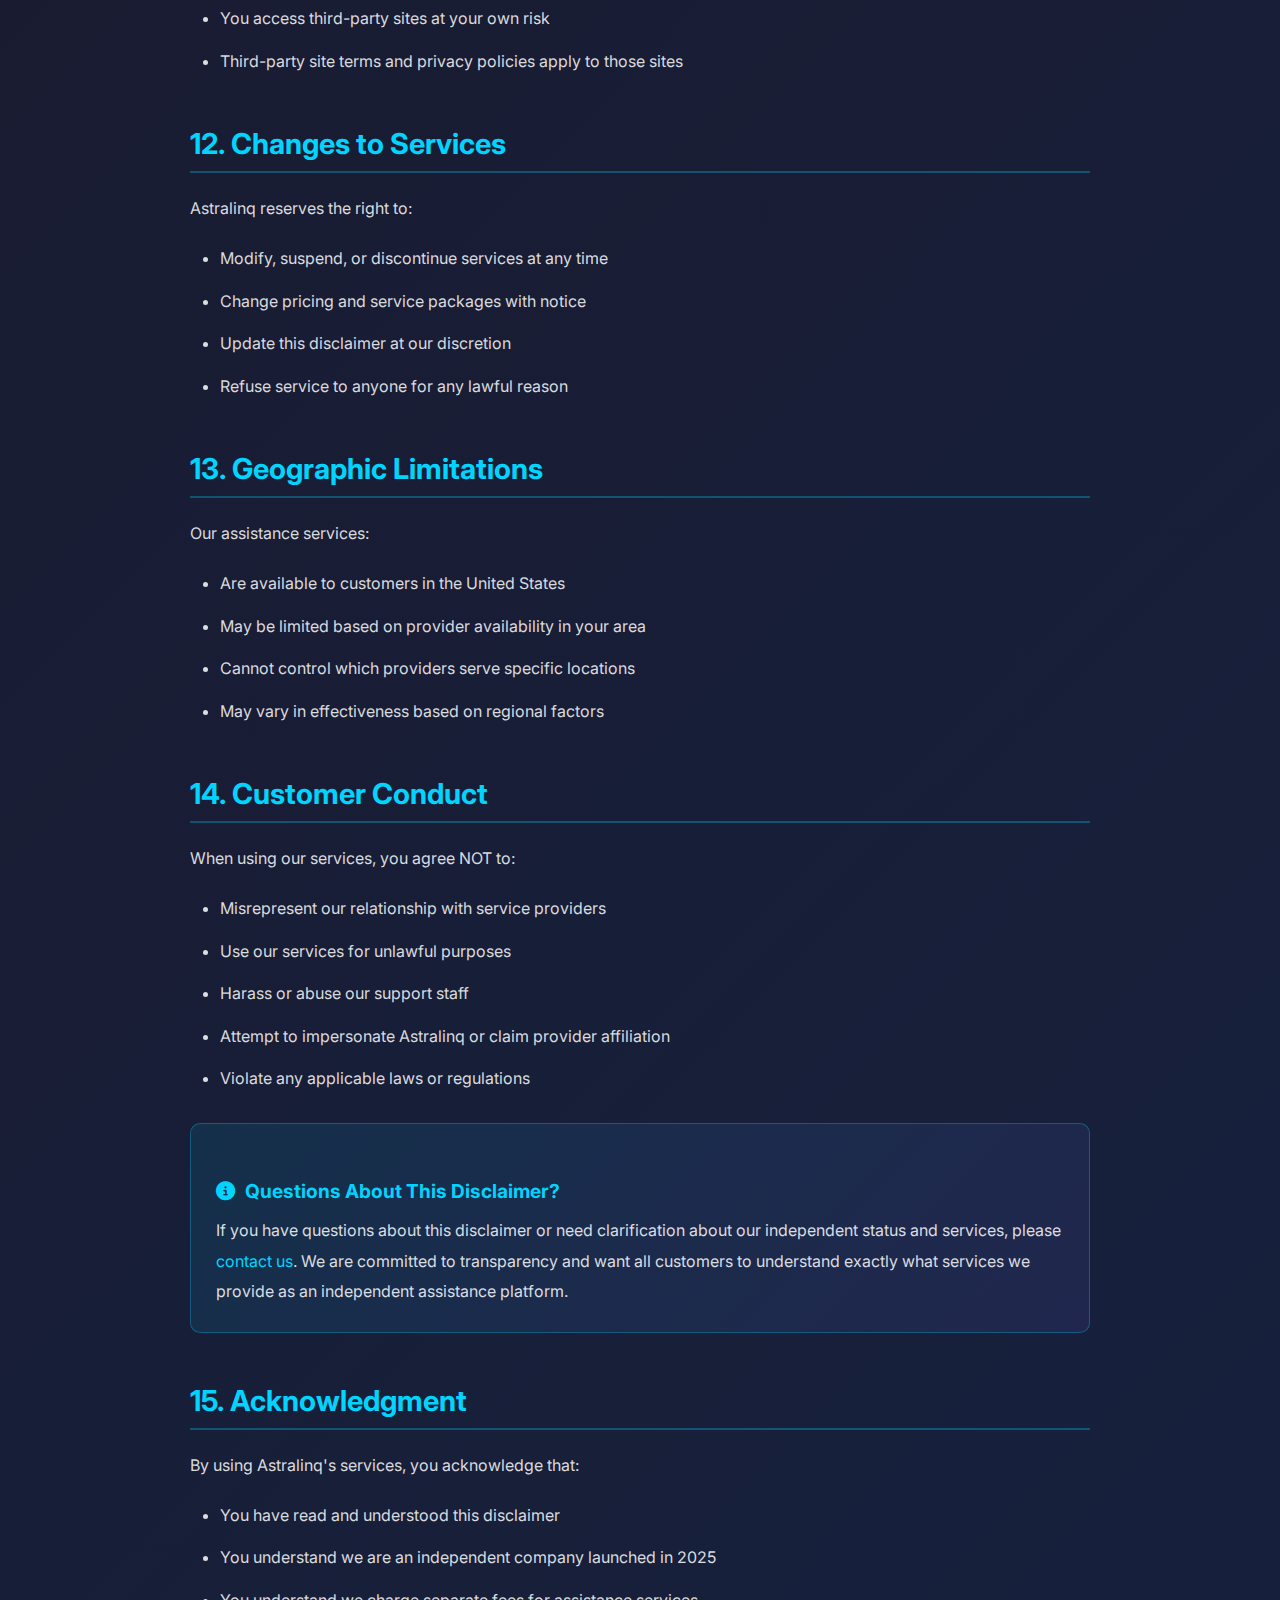
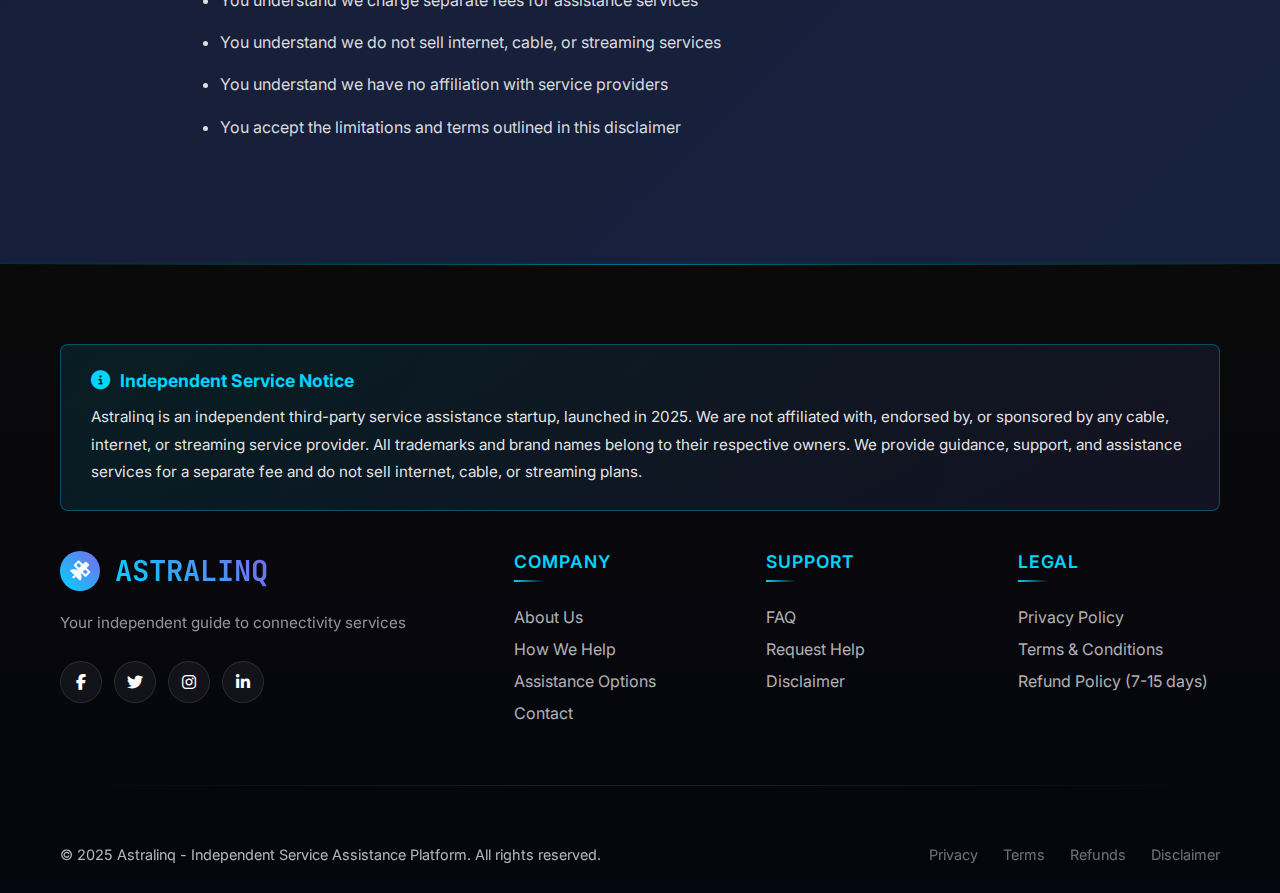
<file: disclaimer.html>
<!DOCTYPE html>
<html lang="en">
<head>
    <meta charset="UTF-8">
    <meta name="viewport" content="width=device-width, initial-scale=1.0">
    <title>Disclaimer - Astralinq Independent Service Assistance</title>
    <link rel="stylesheet" href="style.css">
    <link href="https://cdnjs.cloudflare.com/ajax/libs/font-awesome/6.4.0/css/all.min.css" rel="stylesheet">
    <link href="https://fonts.googleapis.com/css2?family=Space+Grotesk:wght@300;400;500;600;700&family=JetBrains+Mono:wght@400;500;600;700&family=Inter:wght@300;400;500;600;700;800&display=swap" rel="stylesheet">
</head>
<body>
    <!-- Navigation -->
    <nav class="navbar">
        <div class="nav-container">
            <div class="logo">
                <div class="logo-icon">
                    <i class="fas fa-satellite"></i>
                </div>
                <span class="logo-text">ASTRALINQ</span>
            </div>
            <ul class="nav-menu">
                <li><a href="index.html" class="nav-link">Home</a></li>
                <li><a href="about.html" class="nav-link">About</a></li>
                <li><a href="features.html" class="nav-link">How We Help</a></li>
                <li><a href="plans.html" class="nav-link">Assistance Options</a></li>
                <li><a href="faq.html" class="nav-link">FAQ</a></li>
                <li><a href="contact.html" class="nav-link">Contact</a></li>
            </ul>
            <div class="hamburger">
                <span class="bar"></span>
                <span class="bar"></span>
                <span class="bar"></span>
            </div>
        </div>
    </nav>

    <!-- Disclaimer Section -->
    <section class="legal-page">
        <div class="container">
            <div class="legal-header">
                <h1>Disclaimer</h1>
                <p class="last-updated">Last Updated: December 18, 2025</p>
            </div>

            <div class="legal-content-box">
                <div class="highlight-box">
                    <h3><i class="fas fa-exclamation-circle"></i> Critical Notice</h3>
                    <p><strong>ASTRALINQ IS AN INDEPENDENT THIRD-PARTY SERVICE ASSISTANCE PLATFORM.</strong> We are NOT a cable company, internet service provider (ISP), telecommunications company, or streaming service. We provide independent guidance, support, and assistance services for a separate fee.</p>
                </div>

                <h2>1. No Affiliation with Service Providers</h2>
                <p>Astralinq operates as an independent startup company launched in 2025. We explicitly state that:</p>
                <ul>
                    <li>We are <strong>not affiliated with, endorsed by, sponsored by, or authorized by</strong> any cable, internet, or streaming service provider</li>
                    <li>We do not represent or act as an agent for any telecommunications company</li>
                    <li>All provider names, trademarks, and brand names mentioned on this website belong to their respective owners</li>
                    <li>References to providers such as Comcast®, Spectrum®, AT&T®, Verizon®, Cox®, and others are for informational purposes only</li>
                    <li>We maintain complete independence in our operations and assistance services</li>
                </ul>

                <h2>2. Services We Do NOT Provide</h2>
                <p>To ensure absolute clarity, Astralinq does <strong>NOT</strong>:</p>
                <ul>
                    <li>Sell internet, cable, or streaming subscriptions or service plans</li>
                    <li>Provide actual internet connectivity, cable television, or phone services</li>
                    <li>Install physical network infrastructure or equipment on behalf of providers</li>
                    <li>Act as an official representative or authorized dealer for any provider</li>
                    <li>Have access to provider billing systems or account credentials</li>
                    <li>Process payments for provider services</li>
                    <li>Make guarantees about provider service quality, availability, or performance</li>
                </ul>

                <h2>3. Services We DO Provide</h2>
                <p>Astralinq provides independent guidance and assistance including:</p>
                <ul>
                    <li>Troubleshooting guidance for connectivity and technical issues</li>
                    <li>Assistance navigating provider systems and customer portals</li>
                    <li>Help understanding service plan options and comparisons</li>
                    <li>Support with device setup and configuration questions</li>
                    <li>Facilitation of communication with service providers</li>
                    <li>Network optimization recommendations</li>
                    <li>Educational resources about cable, internet, and streaming services</li>
                </ul>
                <p><strong>All assistance services are provided for a separate fee that is independent of any provider charges.</strong></p>

                <h2>4. Separate Billing</h2>
                <p>Our customers should understand:</p>
                <ul>
                    <li>Astralinq charges a <strong>separate service fee</strong> for our assistance services</li>
                    <li>You will continue to be billed directly by your service provider for their services</li>
                    <li>Our fees do NOT replace, reduce, or eliminate provider charges</li>
                    <li>Payment to Astralinq does not constitute payment to any service provider</li>
                    <li>You remain responsible for all provider bills and obligations</li>
                </ul>

                <h2>5. No Guarantees Regarding Provider Services</h2>
                <p>Astralinq cannot and does not guarantee:</p>
                <ul>
                    <li>That service providers will resolve technical issues</li>
                    <li>Specific internet speeds, uptime, or service quality</li>
                    <li>Provider service availability in your area</li>
                    <li>Provider pricing, promotions, or contract terms</li>
                    <li>That provider services will meet your specific needs</li>
                    <li>Outcomes of disputes between you and your service provider</li>
                    <li>Provider compliance with advertised service levels</li>
                </ul>

                <h2>6. Limitation of Liability</h2>
                <p>To the maximum extent permitted by law:</p>
                <ul>
                    <li>Astralinq is not liable for service failures, outages, or issues caused by service providers</li>
                    <li>We are not responsible for provider billing errors, overcharges, or collection activities</li>
                    <li>We cannot be held liable for decisions made by service providers regarding your account</li>
                    <li>Our assistance is provided "as is" without warranties of specific outcomes</li>
                    <li>We are not liable for any indirect, incidental, or consequential damages</li>
                    <li>Our maximum liability is limited to the fees you paid for our assistance services</li>
                </ul>

                <h2>7. No Provider Endorsement</h2>
                <p>When we provide information about service providers:</p>
                <ul>
                    <li>We do not endorse, recommend, or favor any specific provider</li>
                    <li>Information provided is for educational and comparison purposes only</li>
                    <li>We encourage customers to conduct their own research</li>
                    <li>Provider availability, pricing, and terms are subject to change without notice</li>
                    <li>We are not responsible for the accuracy of provider-provided information</li>
                </ul>

                <h2>8. Customer Responsibilities</h2>
                <p>By using Astralinq's services, you acknowledge that:</p>
                <ul>
                    <li>You are responsible for selecting and contracting with service providers independently</li>
                    <li>You must review and accept provider terms and conditions directly</li>
                    <li>You are responsible for all provider payments and contractual obligations</li>
                    <li>You should verify all information with providers directly before making decisions</li>
                    <li>Our assistance is guidance-based and you retain decision-making authority</li>
                </ul>

                <h2>9. Information Accuracy</h2>
                <p>While we strive for accuracy:</p>
                <ul>
                    <li>Information on this website is subject to change without notice</li>
                    <li>Provider plans, pricing, and availability change frequently</li>
                    <li>We are not responsible for outdated or inaccurate third-party information</li>
                    <li>You should always verify current information directly with providers</li>
                    <li>Our assistance is based on information available at the time of service</li>
                </ul>

                <h2>10. No Professional Advice</h2>
                <p>Astralinq's services are not:</p>
                <ul>
                    <li>Legal advice - consult an attorney for legal questions</li>
                    <li>Financial advice - consult a financial advisor for financial planning</li>
                    <li>Professional IT services - we provide guidance, not professional IT solutions</li>
                    <li>Substitute for professional technical services from certified technicians</li>
                </ul>

                <h2>11. Third-Party Links</h2>
                <p>Our website may contain links to third-party websites:</p>
                <ul>
                    <li>We are not responsible for the content, accuracy, or policies of linked sites</li>
                    <li>Links do not imply endorsement or affiliation</li>
                    <li>You access third-party sites at your own risk</li>
                    <li>Third-party site terms and privacy policies apply to those sites</li>
                </ul>

                <h2>12. Changes to Services</h2>
                <p>Astralinq reserves the right to:</p>
                <ul>
                    <li>Modify, suspend, or discontinue services at any time</li>
                    <li>Change pricing and service packages with notice</li>
                    <li>Update this disclaimer at our discretion</li>
                    <li>Refuse service to anyone for any lawful reason</li>
                </ul>

                <h2>13. Geographic Limitations</h2>
                <p>Our assistance services:</p>
                <ul>
                    <li>Are available to customers in the United States</li>
                    <li>May be limited based on provider availability in your area</li>
                    <li>Cannot control which providers serve specific locations</li>
                    <li>May vary in effectiveness based on regional factors</li>
                </ul>

                <h2>14. Customer Conduct</h2>
                <p>When using our services, you agree NOT to:</p>
                <ul>
                    <li>Misrepresent our relationship with service providers</li>
                    <li>Use our services for unlawful purposes</li>
                    <li>Harass or abuse our support staff</li>
                    <li>Attempt to impersonate Astralinq or claim provider affiliation</li>
                    <li>Violate any applicable laws or regulations</li>
                </ul>

                <div class="highlight-box">
                    <h3><i class="fas fa-info-circle"></i> Questions About This Disclaimer?</h3>
                    <p>If you have questions about this disclaimer or need clarification about our independent status and services, please <a href="contact.html">contact us</a>. We are committed to transparency and want all customers to understand exactly what services we provide as an independent assistance platform.</p>
                </div>

                <h2>15. Acknowledgment</h2>
                <p>By using Astralinq's services, you acknowledge that:</p>
                <ul>
                    <li>You have read and understood this disclaimer</li>
                    <li>You understand we are an independent company launched in 2025</li>
                    <li>You understand we charge separate fees for assistance services</li>
                    <li>You understand we do not sell internet, cable, or streaming services</li>
                    <li>You understand we have no affiliation with service providers</li>
                    <li>You accept the limitations and terms outlined in this disclaimer</li>
                </ul>
            </div>
        </div>
    </section>

    <!-- Footer -->
    <footer class="footer">
        <div class="container">
            <!-- Important Independent Service Disclosure -->
            <div class="footer-disclosure">
                <h4><i class="fas fa-info-circle"></i> Independent Service Notice</h4>
                <p>Astralinq is an independent third-party service assistance startup, launched in 2025. We are not affiliated with, endorsed by, or sponsored by any cable, internet, or streaming service provider. All trademarks and brand names belong to their respective owners. We provide guidance, support, and assistance services for a separate fee and do not sell internet, cable, or streaming plans.</p>
            </div>

            <div class="footer-content">
                <div class="footer-section footer-brand">
                    <div class="logo">
                        <div class="logo-icon">
                            <i class="fas fa-satellite"></i>
                        </div>
                        <span class="logo-text">ASTRALINQ</span>
                    </div>
                    <p class="footer-tagline">Your independent guide to connectivity services</p>
                    <div class="social-links">
                        <a href="#" aria-label="Facebook"><i class="fab fa-facebook-f"></i></a>
                        <a href="#" aria-label="Twitter"><i class="fab fa-twitter"></i></a>
                        <a href="#" aria-label="Instagram"><i class="fab fa-instagram"></i></a>
                        <a href="#" aria-label="LinkedIn"><i class="fab fa-linkedin-in"></i></a>
                    </div>
                </div>

                <div class="footer-section">
                    <h4>Company</h4>
                    <ul class="footer-links">
                        <li><a href="about.html">About Us</a></li>
                        <li><a href="features.html">How We Help</a></li>
                        <li><a href="plans.html">Assistance Options</a></li>
                        <li><a href="contact.html">Contact</a></li>
                    </ul>
                </div>

                <div class="footer-section">
                    <h4>Support</h4>
                    <ul class="footer-links">
                        <li><a href="faq.html">FAQ</a></li>
                        <li><a href="contact.html">Request Help</a></li>
                        <li><a href="disclaimer.html">Disclaimer</a></li>
                    </ul>
                </div>

                <div class="footer-section">
                    <h4>Legal</h4>
                    <ul class="footer-links">
                        <li><a href="privacy.html">Privacy Policy</a></li>
                        <li><a href="terms.html">Terms & Conditions</a></li>
                        <li><a href="refund.html">Refund Policy (7-15 days)</a></li>
                    </ul>
                </div>
            </div>

            <div class="footer-divider"></div>

            <div class="footer-bottom">
                <p>&copy; 2025 Astralinq - Independent Service Assistance Platform. All rights reserved.</p>
                <div class="footer-bottom-links">
                    <a href="privacy.html">Privacy</a>
                    <a href="terms.html">Terms</a>
                    <a href="refund.html">Refunds</a>
                    <a href="disclaimer.html">Disclaimer</a>
                </div>
            </div>
        </div>
    </footer>

    <script src="script.js"></script>

    <!-- Sticky Call Button -->
    <div class="sticky-call-btn">
        <a href="tel:+18885347653">
            <i class="fas fa-phone"></i>
            <span>Call Now</span>
        </a>
    </div>
</body>
</html>
</file>
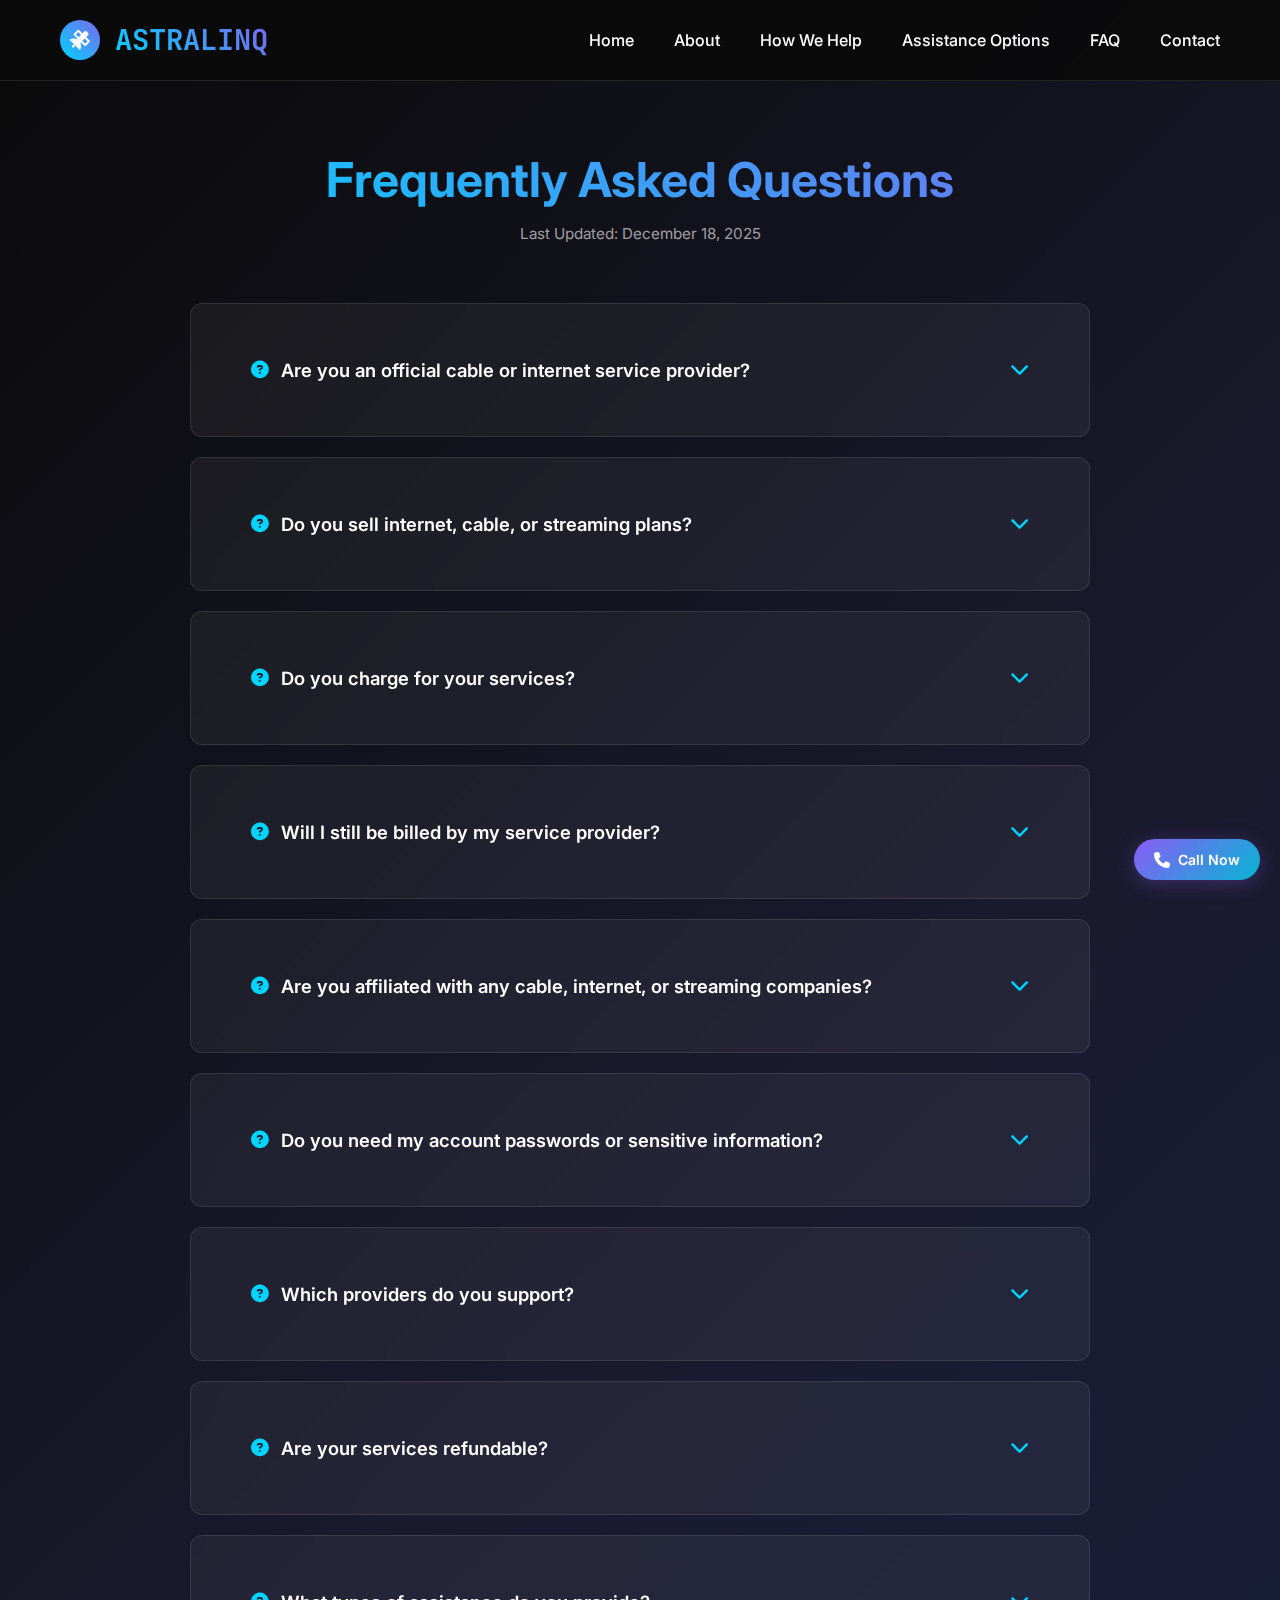
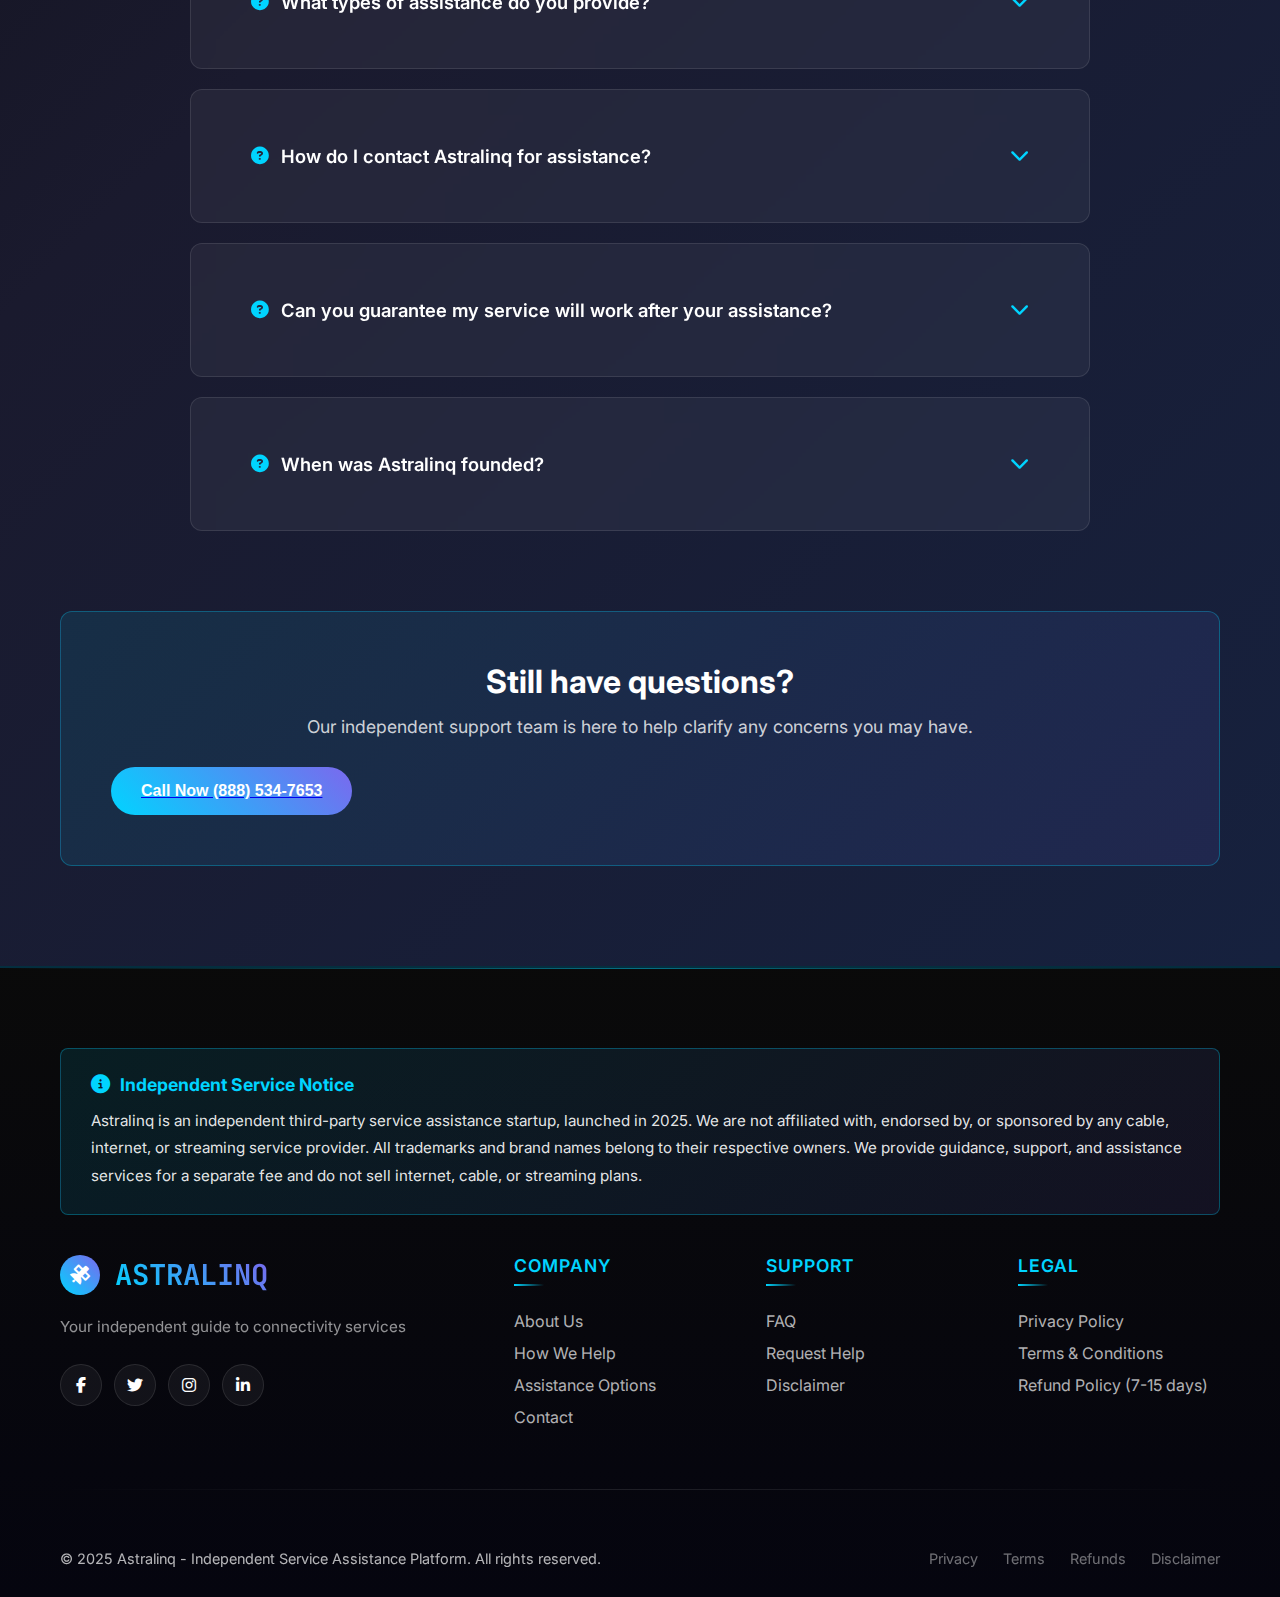
<file: faq.html>
<!DOCTYPE html>
<html lang="en">
<head>
    <meta charset="UTF-8">
    <meta name="viewport" content="width=device-width, initial-scale=1.0">
    <title>FAQ - Astralinq Independent Service Assistance</title>
    <link rel="stylesheet" href="style.css">
    <link href="https://cdnjs.cloudflare.com/ajax/libs/font-awesome/6.4.0/css/all.min.css" rel="stylesheet">
    <link href="https://fonts.googleapis.com/css2?family=Space+Grotesk:wght@300;400;500;600;700&family=JetBrains+Mono:wght@400;500;600;700&family=Inter:wght@300;400;500;600;700;800&display=swap" rel="stylesheet">
</head>
<body>
    <!-- Navigation -->
    <nav class="navbar">
        <div class="nav-container">
            <div class="logo">
                <div class="logo-icon">
                    <i class="fas fa-satellite"></i>
                </div>
                <span class="logo-text">ASTRALINQ</span>
            </div>
            <ul class="nav-menu">
                <li><a href="index.html" class="nav-link">Home</a></li>
                <li><a href="about.html" class="nav-link">About</a></li>
                <li><a href="features.html" class="nav-link">How We Help</a></li>
                <li><a href="plans.html" class="nav-link">Assistance Options</a></li>
                <li><a href="faq.html" class="nav-link">FAQ</a></li>
                <li><a href="contact.html" class="nav-link">Contact</a></li>
            </ul>
            <div class="hamburger">
                <span class="bar"></span>
                <span class="bar"></span>
                <span class="bar"></span>
            </div>
        </div>
    </nav>

    <!-- FAQ Section -->
    <section class="legal-page faq-page">
        <div class="container">
            <div class="legal-header">
                <h1>Frequently Asked Questions</h1>
                <p class="last-updated">Last Updated: December 18, 2025</p>
            </div>

            <div class="faq-container">
                <div class="faq-item">
                    <div class="faq-question">
                        <h3><i class="fas fa-question-circle"></i> Are you an official cable or internet service provider?</h3>
                        <i class="fas fa-chevron-down"></i>
                    </div>
                    <div class="faq-answer">
                        <p><strong>No.</strong> Astralinq is an independent third-party assistance platform. We are not a cable company, internet service provider (ISP), or streaming service. We provide guidance, support, and assistance services to help customers navigate their connectivity needs.</p>
                    </div>
                </div>

                <div class="faq-item">
                    <div class="faq-question">
                        <h3><i class="fas fa-question-circle"></i> Do you sell internet, cable, or streaming plans?</h3>
                        <i class="fas fa-chevron-down"></i>
                    </div>
                    <div class="faq-answer">
                        <p><strong>No.</strong> We do not sell internet, cable, or streaming subscriptions. We provide independent guidance and assistance only. You will need to purchase services directly from your chosen provider. Our role is to help you understand your options, troubleshoot issues, and navigate the setup process.</p>
                    </div>
                </div>

                <div class="faq-item">
                    <div class="faq-question">
                        <h3><i class="fas fa-question-circle"></i> Do you charge for your services?</h3>
                        <i class="fas fa-chevron-down"></i>
                    </div>
                    <div class="faq-answer">
                        <p><strong>Yes.</strong> Astralinq charges a separate service fee for our assistance and guidance. Our fees are clearly disclosed before you engage our services and are completely separate from any charges your service provider may bill you. We provide transparent pricing for all our support packages.</p>
                    </div>
                </div>

                <div class="faq-item">
                    <div class="faq-question">
                        <h3><i class="fas fa-question-circle"></i> Will I still be billed by my service provider?</h3>
                        <i class="fas fa-chevron-down"></i>
                    </div>
                    <div class="faq-answer">
                        <p><strong>Yes.</strong> Your service provider will continue to bill you directly for their cable, internet, or streaming services. Our assistance fees are separate and do not replace or affect your provider's billing. You will maintain your direct relationship with your service provider.</p>
                    </div>
                </div>

                <div class="faq-item">
                    <div class="faq-question">
                        <h3><i class="fas fa-question-circle"></i> Are you affiliated with any cable, internet, or streaming companies?</h3>
                        <i class="fas fa-chevron-down"></i>
                    </div>
                    <div class="faq-answer">
                        <p><strong>No.</strong> Astralinq is completely independent and is not affiliated with, endorsed by, or sponsored by any cable, internet, or streaming service provider. We maintain our independence to provide unbiased assistance to our customers.</p>
                    </div>
                </div>

                <div class="faq-item">
                    <div class="faq-question">
                        <h3><i class="fas fa-question-circle"></i> Do you need my account passwords or sensitive information?</h3>
                        <i class="fas fa-chevron-down"></i>
                    </div>
                    <div class="faq-answer">
                        <p><strong>No.</strong> We never request your service provider account passwords, social security numbers, or other sensitive credentials. Our assistance is guidance-based, and we help you navigate systems and resolve issues without requiring access to your private accounts.</p>
                    </div>
                </div>

                <div class="faq-item">
                    <div class="faq-question">
                        <h3><i class="fas fa-question-circle"></i> Which providers do you support?</h3>
                        <i class="fas fa-chevron-down"></i>
                    </div>
                    <div class="faq-answer">
                        <p>We provide assistance and guidance for customers using various cable, internet, and streaming services. We may reference multiple providers such as Comcast®, Spectrum®, AT&T®, Verizon®, Cox®, and others for informational purposes only. <strong>We are not affiliated with, authorized by, or sponsored by any of these providers.</strong> All trademarks belong to their respective owners.</p>
                    </div>
                </div>

                <div class="faq-item">
                    <div class="faq-question">
                        <h3><i class="fas fa-question-circle"></i> Are your services refundable?</h3>
                        <i class="fas fa-chevron-down"></i>
                    </div>
                    <div class="faq-answer">
                        <p><strong>Yes.</strong> Refund requests can be submitted within 7 to 15 days of service purchase, depending on the type of assistance provided and whether the service has already been delivered. Please review our <a href="refund.html">Refund Policy</a> page for complete eligibility details and conditions.</p>
                    </div>
                </div>

                <div class="faq-item">
                    <div class="faq-question">
                        <h3><i class="fas fa-question-circle"></i> What types of assistance do you provide?</h3>
                        <i class="fas fa-chevron-down"></i>
                    </div>
                    <div class="faq-answer">
                        <p>We offer various levels of assistance including:</p>
                        <ul>
                            <li>Troubleshooting connectivity and technical issues</li>
                            <li>Guidance on service plan selection and comparisons</li>
                            <li>Help navigating provider systems and portals</li>
                            <li>Device setup and configuration assistance</li>
                            <li>Network optimization recommendations</li>
                            <li>Facilitating communication with service providers</li>
                        </ul>
                    </div>
                </div>

                <div class="faq-item">
                    <div class="faq-question">
                        <h3><i class="fas fa-question-circle"></i> How do I contact Astralinq for assistance?</h3>
                        <i class="fas fa-chevron-down"></i>
                    </div>
                    <div class="faq-answer">
                        <p>You can reach our independent support team by phone or through our <a href="contact.html">contact form</a>. When you call, our greeting will clearly state: "Thank you for calling Astralinq, an independent service assistance platform."</p>
                    </div>
                </div>

                <div class="faq-item">
                    <div class="faq-question">
                        <h3><i class="fas fa-question-circle"></i> Can you guarantee my service will work after your assistance?</h3>
                        <i class="fas fa-chevron-down"></i>
                    </div>
                    <div class="faq-answer">
                        <p>While we provide expert guidance and support, we cannot guarantee outcomes that depend on your service provider's infrastructure, network conditions, or other factors outside our control. We do our best to assist you effectively, but ultimate service delivery is the responsibility of your chosen provider.</p>
                    </div>
                </div>

                <div class="faq-item">
                    <div class="faq-question">
                        <h3><i class="fas fa-question-circle"></i> When was Astralinq founded?</h3>
                        <i class="fas fa-chevron-down"></i>
                    </div>
                    <div class="faq-answer">
                        <p>Astralinq is a startup launched in 2025 as an independent service assistance platform dedicated to helping customers navigate the complex world of cable, internet, and streaming services.</p>
                    </div>
                </div>
            </div>

            <div class="faq-cta">
                <h3>Still have questions?</h3>
                <p>Our independent support team is here to help clarify any concerns you may have.</p>
                <a href="tel:+18885347653"><button class="btn-primary">Call Now (888) 534-7653</button></a>
            </div>
        </div>
    </section>

    <!-- Footer -->
    <footer class="footer">
        <div class="container">
            <!-- Important Independent Service Disclosure -->
            <div class="footer-disclosure">
                <h4><i class="fas fa-info-circle"></i> Independent Service Notice</h4>
                <p>Astralinq is an independent third-party service assistance startup, launched in 2025. We are not affiliated with, endorsed by, or sponsored by any cable, internet, or streaming service provider. All trademarks and brand names belong to their respective owners. We provide guidance, support, and assistance services for a separate fee and do not sell internet, cable, or streaming plans.</p>
            </div>

            <div class="footer-content">
                <div class="footer-section footer-brand">
                    <div class="logo">
                        <div class="logo-icon">
                            <i class="fas fa-satellite"></i>
                        </div>
                        <span class="logo-text">ASTRALINQ</span>
                    </div>
                    <p class="footer-tagline">Your independent guide to connectivity services</p>
                    <div class="social-links">
                        <a href="#" aria-label="Facebook"><i class="fab fa-facebook-f"></i></a>
                        <a href="#" aria-label="Twitter"><i class="fab fa-twitter"></i></a>
                        <a href="#" aria-label="Instagram"><i class="fab fa-instagram"></i></a>
                        <a href="#" aria-label="LinkedIn"><i class="fab fa-linkedin-in"></i></a>
                    </div>
                </div>

                <div class="footer-section">
                    <h4>Company</h4>
                    <ul class="footer-links">
                        <li><a href="about.html">About Us</a></li>
                        <li><a href="features.html">How We Help</a></li>
                        <li><a href="plans.html">Assistance Options</a></li>
                        <li><a href="contact.html">Contact</a></li>
                    </ul>
                </div>

                <div class="footer-section">
                    <h4>Support</h4>
                    <ul class="footer-links">
                        <li><a href="faq.html">FAQ</a></li>
                        <li><a href="contact.html">Request Help</a></li>
                        <li><a href="disclaimer.html">Disclaimer</a></li>
                    </ul>
                </div>

                <div class="footer-section">
                    <h4>Legal</h4>
                    <ul class="footer-links">
                        <li><a href="privacy.html">Privacy Policy</a></li>
                        <li><a href="terms.html">Terms & Conditions</a></li>
                        <li><a href="refund.html">Refund Policy (7-15 days)</a></li>
                    </ul>
                </div>
            </div>

            <div class="footer-divider"></div>

            <div class="footer-bottom">
                <p>&copy; 2025 Astralinq - Independent Service Assistance Platform. All rights reserved.</p>
                <div class="footer-bottom-links">
                    <a href="privacy.html">Privacy</a>
                    <a href="terms.html">Terms</a>
                    <a href="refund.html">Refunds</a>
                    <a href="disclaimer.html">Disclaimer</a>
                </div>
            </div>
        </div>
    </footer>

    <script src="script.js"></script>
    <script>
        // FAQ Accordion functionality
        document.querySelectorAll('.faq-question').forEach(question => {
            question.addEventListener('click', () => {
                const faqItem = question.parentElement;
                const isActive = faqItem.classList.contains('active');
                
                // Close all FAQ items
                document.querySelectorAll('.faq-item').forEach(item => {
                    item.classList.remove('active');
                });
                
                // Toggle current item
                if (!isActive) {
                    faqItem.classList.add('active');
                }
            });
        });
    </script>

    <!-- Sticky Call Button -->
    <div class="sticky-call-btn">
        <a href="tel:+18885347653">
            <i class="fas fa-phone"></i>
            <span>Call Now</span>
        </a>
    </div>
</body>
</html>
</file>
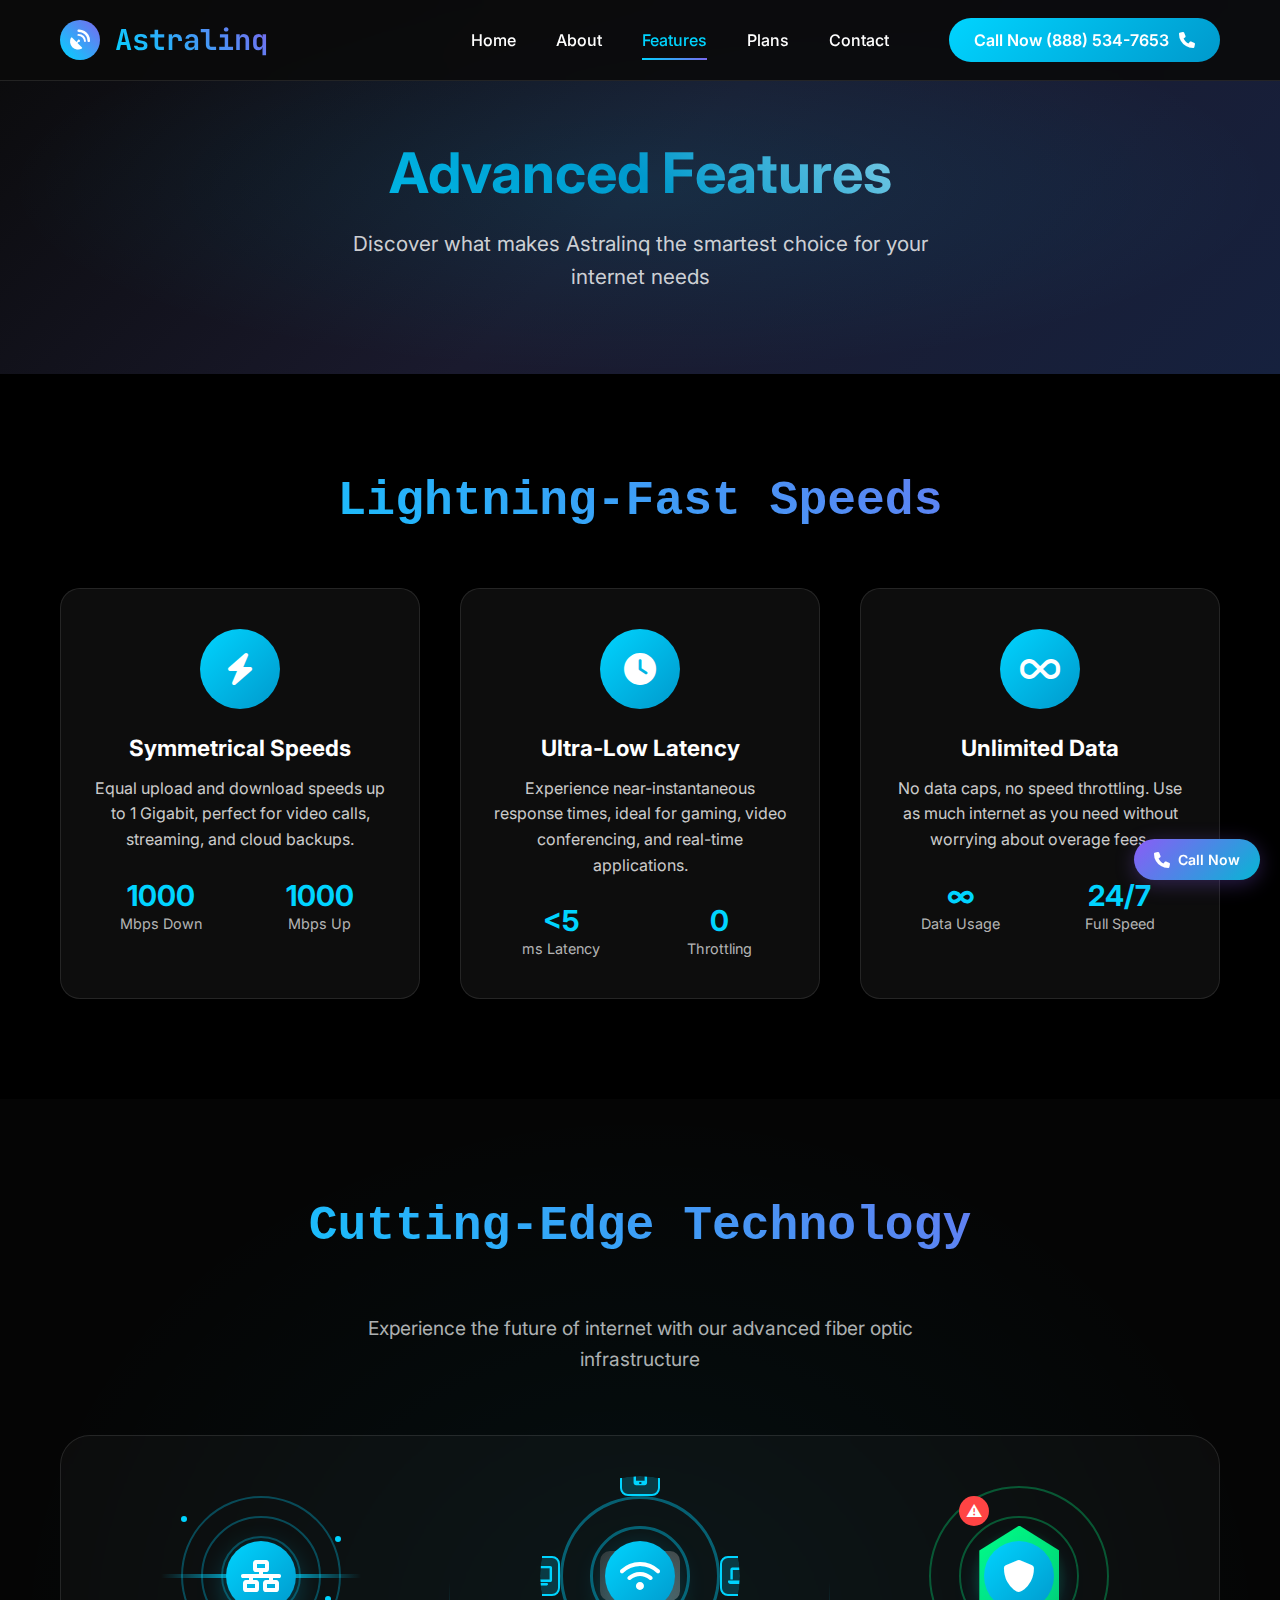
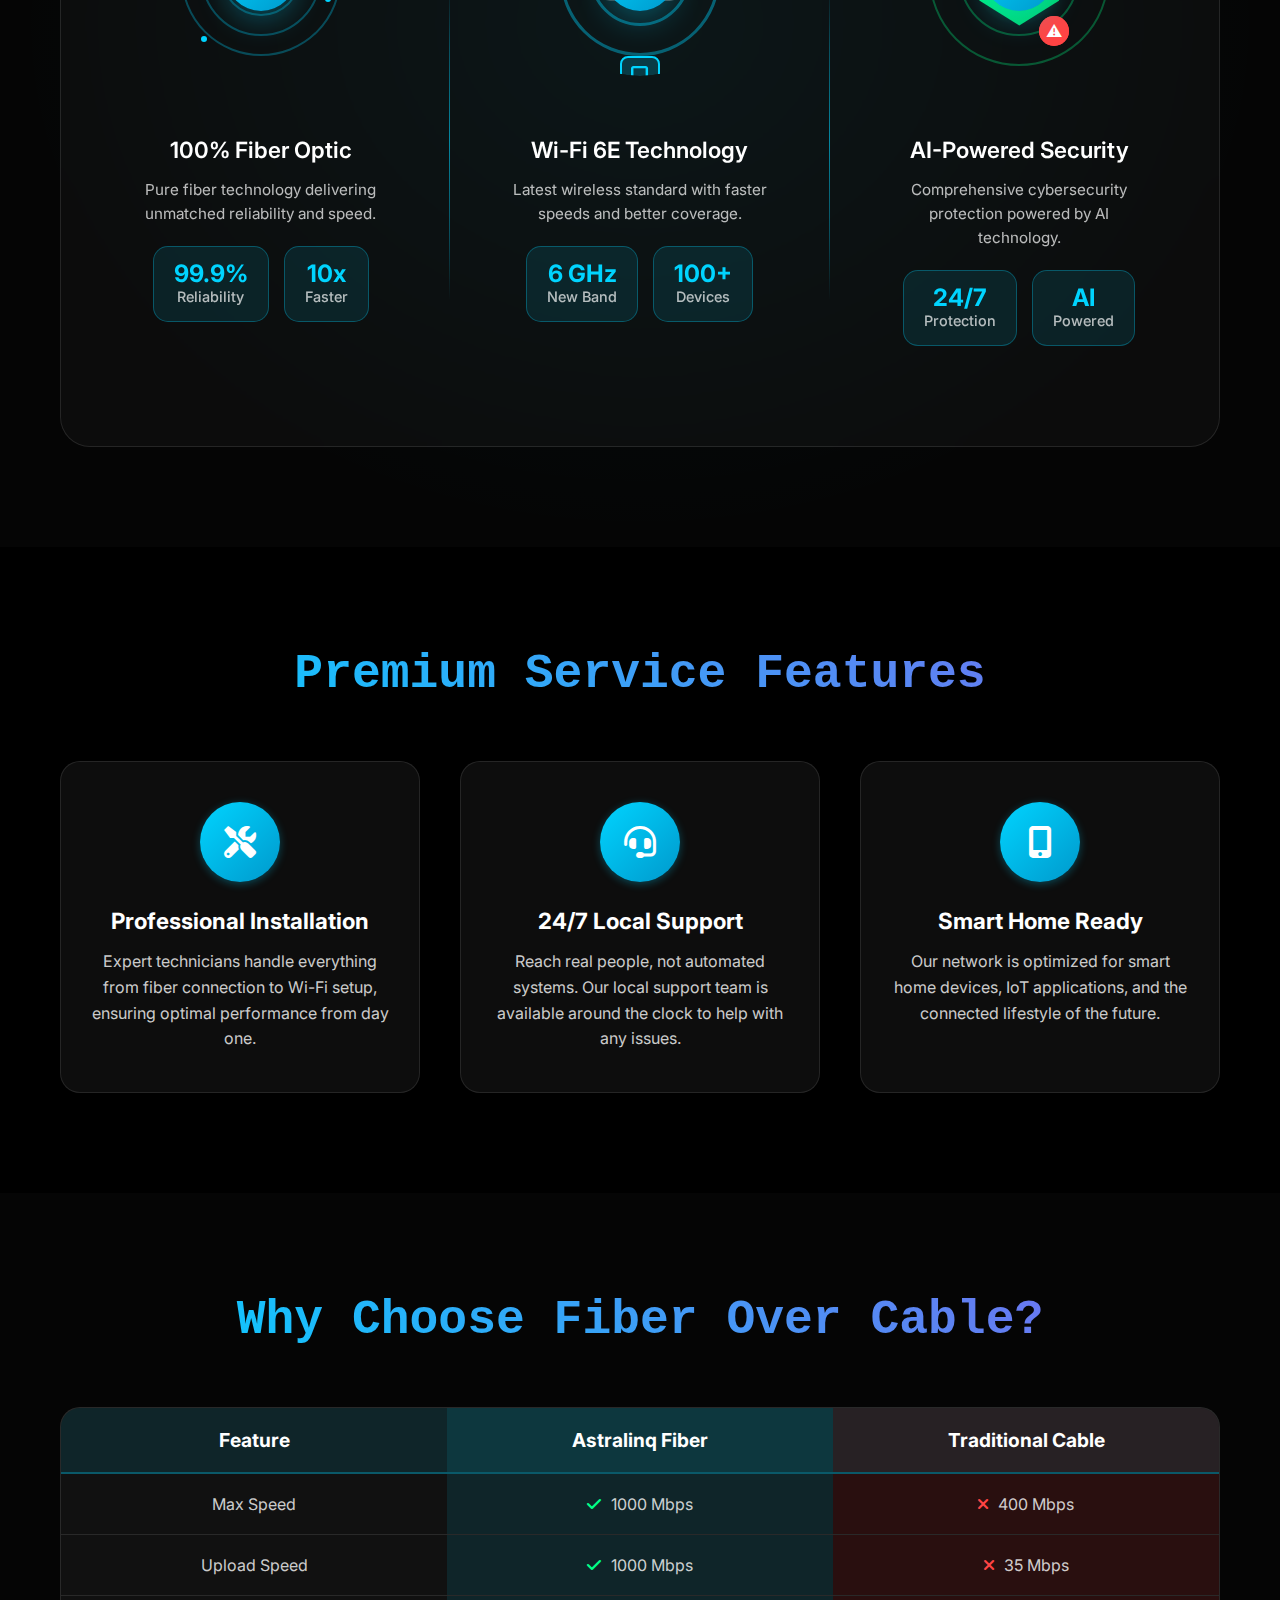
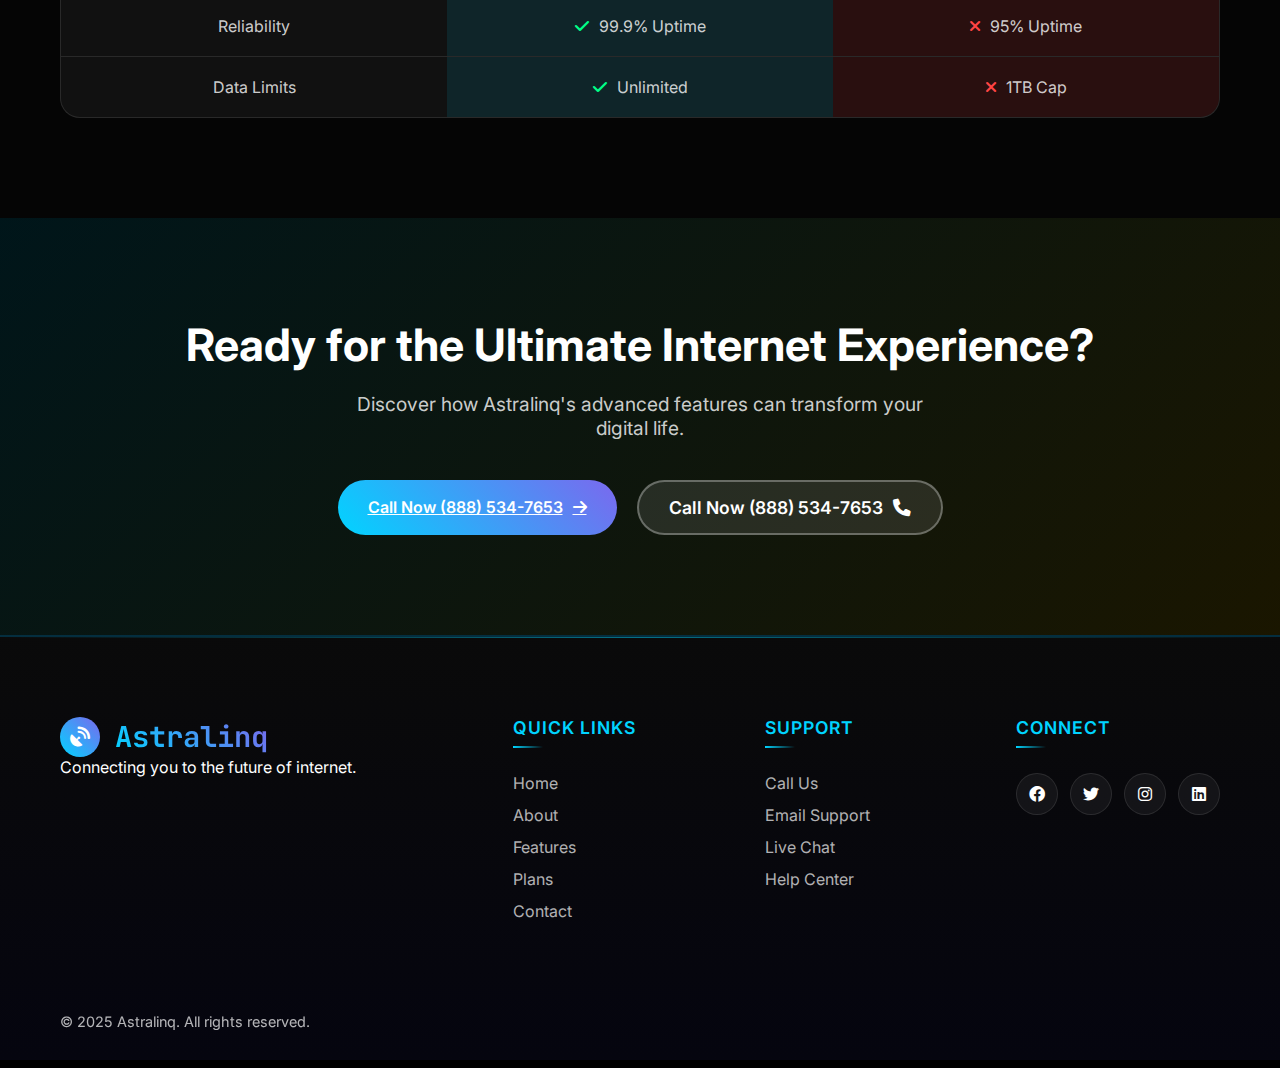
<file: features.html>
<!DOCTYPE html>
<html lang="en">
<head>
    <meta charset="UTF-8">
    <meta name="viewport" content="width=device-width, initial-scale=1.0">
    <title>Features - Astralinq</title>
    <link rel="stylesheet" href="style.css">
    <link rel="stylesheet" href="https://cdnjs.cloudflare.com/ajax/libs/font-awesome/6.0.0/css/all.min.css">
    <link href="https://fonts.googleapis.com/css2?family=Space+Grotesk:wght@300;400;500;600;700&family=JetBrains+Mono:wght@400;500;600&family=Inter:wght@300;400;500;600;700&display=swap" rel="stylesheet">
</head>
<body>
    <!-- Preloader -->
    <div id="preloader">
        <div class="preloader-content">
            <div class="logo-container">
                <h1>Astralinq</h1>
                <div class="orbit-ring"></div>
                <div class="orbit-ring delay-1"></div>
                <div class="orbit-ring delay-2"></div>
            </div>
        </div>
    </div>

    <!-- Header -->
    <header class="header">
        <nav class="nav container">
            <div class="nav-brand">
                <div class="logo">
                    <div class="logo-icon">
                        <i class="fas fa-satellite-dish"></i>
                    </div>
                    <span class="logo-text">Astralinq</span>
                </div>
            </div>
            <div class="nav-menu" id="nav-menu">
                <ul class="nav-list">
                    <li class="nav-item">
                        <a href="index.html" class="nav-link">Home</a>
                    </li>
                    <li class="nav-item">
                        <a href="about.html" class="nav-link">About</a>
                    </li>
                    <li class="nav-item">
                        <a href="features.html" class="nav-link active">Features</a>
                    </li>
                    <li class="nav-item">
                        <a href="plans.html" class="nav-link">Plans</a>
                    </li>
                    <li class="nav-item">
                        <a href="contact.html" class="nav-link">Contact</a>
                    </li>
                </ul>
                <div class="nav-cta">
                    <a href="tel:+18885347653" class="btn-primary">
                        <span>Call Now (888) 534-7653</span>
                        <i class="fas fa-phone"></i>
                    </a>
                </div>
            </div>
            <div class="nav-toggle" id="nav-toggle">
                <span></span>
                <span></span>
                <span></span>
            </div>
        </nav>
    </header>

    <!-- Main Content -->
    <main class="main">
        <!-- Page Hero -->
        <section class="page-hero">
            <div class="container">
                <div class="page-hero-content">
                    <h1 class="page-title">Advanced Features</h1>
                    <p class="page-subtitle">Discover what makes Astralinq the smartest choice for your internet needs</p>
                </div>
            </div>
        </section>

        <!-- Speed Features -->
        <section class="speed-features">
            <div class="container">
                <h2 class="section-title">Lightning-Fast Speeds</h2>
                <div class="speed-grid">
                    <div class="speed-card">
                        <div class="speed-icon">
                            <i class="fas fa-bolt"></i>
                        </div>
                        <h3>Symmetrical Speeds</h3>
                        <p>Equal upload and download speeds up to 1 Gigabit, perfect for video calls, streaming, and cloud backups.</p>
                        <div class="speed-stats">
                            <div class="stat">
                                <span class="number">1000</span>
                                <span class="unit">Mbps Down</span>
                            </div>
                            <div class="stat">
                                <span class="number">1000</span>
                                <span class="unit">Mbps Up</span>
                            </div>
                        </div>
                    </div>
                    <div class="speed-card">
                        <div class="speed-icon">
                            <i class="fas fa-clock"></i>
                        </div>
                        <h3>Ultra-Low Latency</h3>
                        <p>Experience near-instantaneous response times, ideal for gaming, video conferencing, and real-time applications.</p>
                        <div class="speed-stats">
                            <div class="stat">
                                <span class="number">&lt;5</span>
                                <span class="unit">ms Latency</span>
                            </div>
                            <div class="stat">
                                <span class="number">0</span>
                                <span class="unit">Throttling</span>
                            </div>
                        </div>
                    </div>
                    <div class="speed-card">
                        <div class="speed-icon">
                            <i class="fas fa-infinity"></i>
                        </div>
                        <h3>Unlimited Data</h3>
                        <p>No data caps, no speed throttling. Use as much internet as you need without worrying about overage fees.</p>
                        <div class="speed-stats">
                            <div class="stat">
                                <span class="number">∞</span>
                                <span class="unit">Data Usage</span>
                            </div>
                            <div class="stat">
                                <span class="number">24/7</span>
                                <span class="unit">Full Speed</span>
                            </div>
                        </div>
                    </div>
                </div>
            </div>
        </section>

        <!-- Technology Features -->
        <section class="tech-features">
            <div class="container">
                <h2 class="section-title">Cutting-Edge Technology</h2>
                <p class="section-subtitle">Experience the future of internet with our advanced fiber optic infrastructure</p>
                <div class="tech-grid">
                    <div class="tech-unified-card">
                        <!-- Fiber Optic Feature -->
                        <div class="tech-feature-section">
                            <div class="tech-visual">
                                <div class="tech-animation fiber-animation">
                                    <div class="fiber-core"></div>
                                    <div class="fiber-waves">
                                        <div class="wave wave-1"></div>
                                        <div class="wave wave-2"></div>
                                        <div class="wave wave-3"></div>
                                    </div>
                                    <div class="data-particles">
                                        <div class="particle particle-1"></div>
                                        <div class="particle particle-2"></div>
                                        <div class="particle particle-3"></div>
                                        <div class="particle particle-4"></div>
                                    </div>
                                </div>
                                <div class="tech-icon">
                                    <i class="fas fa-network-wired"></i>
                                </div>
                            </div>
                            <div class="tech-content">
                                <h3>100% Fiber Optic</h3>
                                <p>Pure fiber technology delivering unmatched reliability and speed.</p>
                                <div class="tech-stats">
                                    <div class="stat-badge">
                                        <span class="stat-value">99.9%</span>
                                        <span class="stat-label">Reliability</span>
                                    </div>
                                    <div class="stat-badge">
                                        <span class="stat-value">10x</span>
                                        <span class="stat-label">Faster</span>
                                    </div>
                                </div>
                            </div>
                        </div>

                        <!-- Wi-Fi Feature -->
                        <div class="tech-feature-section">
                            <div class="tech-visual">
                                <div class="tech-animation wifi-animation">
                                    <div class="router-base"></div>
                                    <div class="wifi-rings">
                                        <div class="wifi-ring ring-1"></div>
                                        <div class="wifi-ring ring-2"></div>
                                        <div class="wifi-ring ring-3"></div>
                                    </div>
                                    <div class="connected-devices">
                                        <div class="device device-1"><i class="fas fa-mobile-alt"></i></div>
                                        <div class="device device-2"><i class="fas fa-laptop"></i></div>
                                        <div class="device device-3"><i class="fas fa-tablet-alt"></i></div>
                                        <div class="device device-4"><i class="fas fa-tv"></i></div>
                                    </div>
                                </div>
                                <div class="tech-icon">
                                    <i class="fas fa-wifi"></i>
                                </div>
                            </div>
                            <div class="tech-content">
                                <h3>Wi-Fi 6E Technology</h3>
                                <p>Latest wireless standard with faster speeds and better coverage.</p>
                                <div class="tech-stats">
                                    <div class="stat-badge">
                                        <span class="stat-value">6 GHz</span>
                                        <span class="stat-label">New Band</span>
                                    </div>
                                    <div class="stat-badge">
                                        <span class="stat-value">100+</span>
                                        <span class="stat-label">Devices</span>
                                    </div>
                                </div>
                            </div>
                        </div>

                        <!-- Security Feature -->
                        <div class="tech-feature-section">
                            <div class="tech-visual">
                                <div class="tech-animation security-animation">
                                    <div class="shield-core"></div>
                                    <div class="security-layers">
                                        <div class="layer layer-1"></div>
                                        <div class="layer layer-2"></div>
                                        <div class="layer layer-3"></div>
                                    </div>
                                    <div class="threat-blocks">
                                        <div class="threat threat-1">⚠</div>
                                        <div class="threat threat-2">⚠</div>
                                        <div class="threat threat-3">⚠</div>
                                    </div>
                                    <div class="security-pulse"></div>
                                </div>
                                <div class="tech-icon">
                                    <i class="fas fa-shield-alt"></i>
                                </div>
                            </div>
                            <div class="tech-content">
                                <h3>AI-Powered Security</h3>
                                <p>Comprehensive cybersecurity protection powered by AI technology.</p>
                                <div class="tech-stats">
                                    <div class="stat-badge">
                                        <span class="stat-value">24/7</span>
                                        <span class="stat-label">Protection</span>
                                    </div>
                                    <div class="stat-badge">
                                        <span class="stat-value">AI</span>
                                        <span class="stat-label">Powered</span>
                                    </div>
                                </div>
                            </div>
                        </div>
                    </div>
                </div>
            </div>
        </section>

        <!-- Service Features -->
        <section class="service-features">
            <div class="container">
                <h2 class="section-title">Premium Service Features</h2>
                <div class="features-showcase">
                    <div class="feature-highlight">
                        <div class="feature-icon">
                            <i class="fas fa-tools"></i>
                        </div>
                        <h3>Professional Installation</h3>
                        <p>Expert technicians handle everything from fiber connection to Wi-Fi setup, ensuring optimal performance from day one.</p>
                    </div>
                    <div class="feature-highlight">
                        <div class="feature-icon">
                            <i class="fas fa-headset"></i>
                        </div>
                        <h3>24/7 Local Support</h3>
                        <p>Reach real people, not automated systems. Our local support team is available around the clock to help with any issues.</p>
                    </div>
                    <div class="feature-highlight">
                        <div class="feature-icon">
                            <i class="fas fa-mobile-alt"></i>
                        </div>
                        <h3>Smart Home Ready</h3>
                        <p>Our network is optimized for smart home devices, IoT applications, and the connected lifestyle of the future.</p>
                    </div>
                </div>
            </div>
        </section>

        <!-- Comparison Section -->
        <section class="comparison-section">
            <div class="container">
                <h2 class="section-title">Why Choose Fiber Over Cable?</h2>
                <div class="comparison-table">
                    <div class="comparison-header">
                        <div class="compare-item">
                            <h4>Feature</h4>
                        </div>
                        <div class="compare-item fiber">
                            <h4>Astralinq Fiber</h4>
                        </div>
                        <div class="compare-item cable">
                            <h4>Traditional Cable</h4>
                        </div>
                    </div>
                    <div class="comparison-row">
                        <div class="compare-item">
                            <span>Max Speed</span>
                        </div>
                        <div class="compare-item fiber">
                            <i class="fas fa-check"></i>
                            <span>1000 Mbps</span>
                        </div>
                        <div class="compare-item cable">
                            <i class="fas fa-times"></i>
                            <span>400 Mbps</span>
                        </div>
                    </div>
                    <div class="comparison-row">
                        <div class="compare-item">
                            <span>Upload Speed</span>
                        </div>
                        <div class="compare-item fiber">
                            <i class="fas fa-check"></i>
                            <span>1000 Mbps</span>
                        </div>
                        <div class="compare-item cable">
                            <i class="fas fa-times"></i>
                            <span>35 Mbps</span>
                        </div>
                    </div>
                    <div class="comparison-row">
                        <div class="compare-item">
                            <span>Reliability</span>
                        </div>
                        <div class="compare-item fiber">
                            <i class="fas fa-check"></i>
                            <span>99.9% Uptime</span>
                        </div>
                        <div class="compare-item cable">
                            <i class="fas fa-times"></i>
                            <span>95% Uptime</span>
                        </div>
                    </div>
                    <div class="comparison-row">
                        <div class="compare-item">
                            <span>Data Limits</span>
                        </div>
                        <div class="compare-item fiber">
                            <i class="fas fa-check"></i>
                            <span>Unlimited</span>
                        </div>
                        <div class="compare-item cable">
                            <i class="fas fa-times"></i>
                            <span>1TB Cap</span>
                        </div>
                    </div>
                </div>
            </div>
        </section>

        <!-- CTA Section -->
        <section class="cta-section">
            <div class="container">
                <div class="cta-content">
                    <h2>Ready for the Ultimate Internet Experience?</h2>
                    <p>Discover how Astralinq's advanced features can transform your digital life.</p>
                    <div class="cta-buttons">
                        <a href="tel:+18885347653" class="btn-primary">
                            <span>Call Now (888) 534-7653</span>
                            <i class="fas fa-arrow-right"></i>
                        </a>
                        <a href="tel:+18885347653" class="btn-secondary">
                            <span>Call Now (888) 534-7653</span>
                            <i class="fas fa-phone"></i>
                        </a>
                    </div>
                </div>
            </div>
        </section>
    </main>

    <!-- Footer -->
    <footer class="footer">
        <div class="container">
            <div class="footer-content">
                <div class="footer-section">
                    <div class="footer-logo">
                        <div class="logo">
                            <div class="logo-icon">
                                <i class="fas fa-satellite-dish"></i>
                            </div>
                            <span class="logo-text">Astralinq</span>
                        </div>
                        <p>Connecting you to the future of internet.</p>
                    </div>
                </div>
                <div class="footer-section">
                    <h4>Quick Links</h4>
                    <ul class="footer-links">
                        <li><a href="index.html">Home</a></li>
                        <li><a href="about.html">About</a></li>
                        <li><a href="features.html">Features</a></li>
                        <li><a href="plans.html">Plans</a></li>
                        <li><a href="contact.html">Contact</a></li>
                    </ul>
                </div>
                <div class="footer-section">
                    <h4>Support</h4>
                    <ul class="footer-links">
                        <li><a href="tel:+18885347653">Call Us</a></li>
                        <li><a href="mailto:support@astralinq.com">Email Support</a></li>
                        <li><a href="#">Live Chat</a></li>
                        <li><a href="#">Help Center</a></li>
                    </ul>
                </div>
                <div class="footer-section">
                    <h4>Connect</h4>
                    <div class="social-links">
                        <a href="#" class="social-link"><i class="fab fa-facebook"></i></a>
                        <a href="#" class="social-link"><i class="fab fa-twitter"></i></a>
                        <a href="#" class="social-link"><i class="fab fa-instagram"></i></a>
                        <a href="#" class="social-link"><i class="fab fa-linkedin"></i></a>
                    </div>
                </div>
            </div>
            <div class="footer-bottom">
                <p>&copy; 2025 Astralinq. All rights reserved.</p>
            </div>
        </div>
    </footer>

    <script src="script.js"></script>

    <!-- Sticky Call Button -->
    <div class="sticky-call-btn">
        <a href="tel:+18885347653">
            <i class="fas fa-phone"></i>
            <span>Call Now</span>
        </a>
    </div>
</body>
</html>
</file>
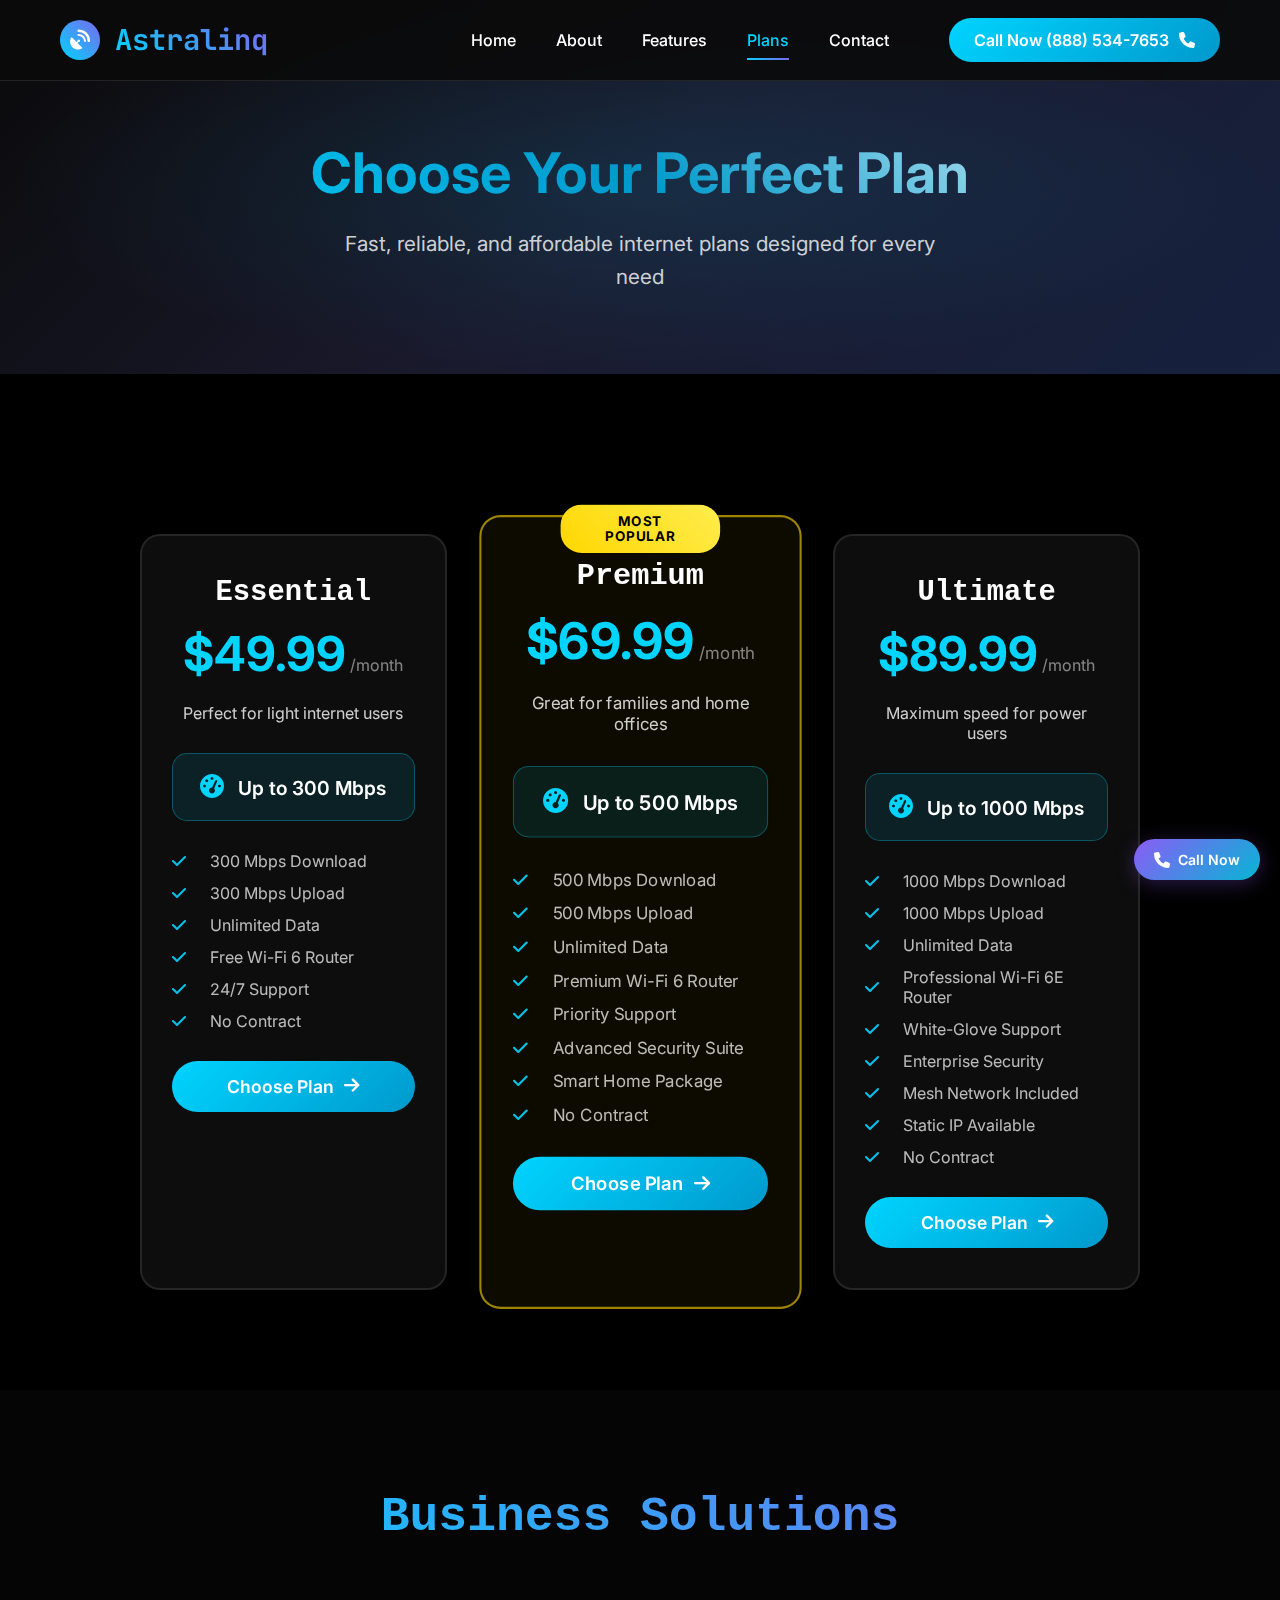
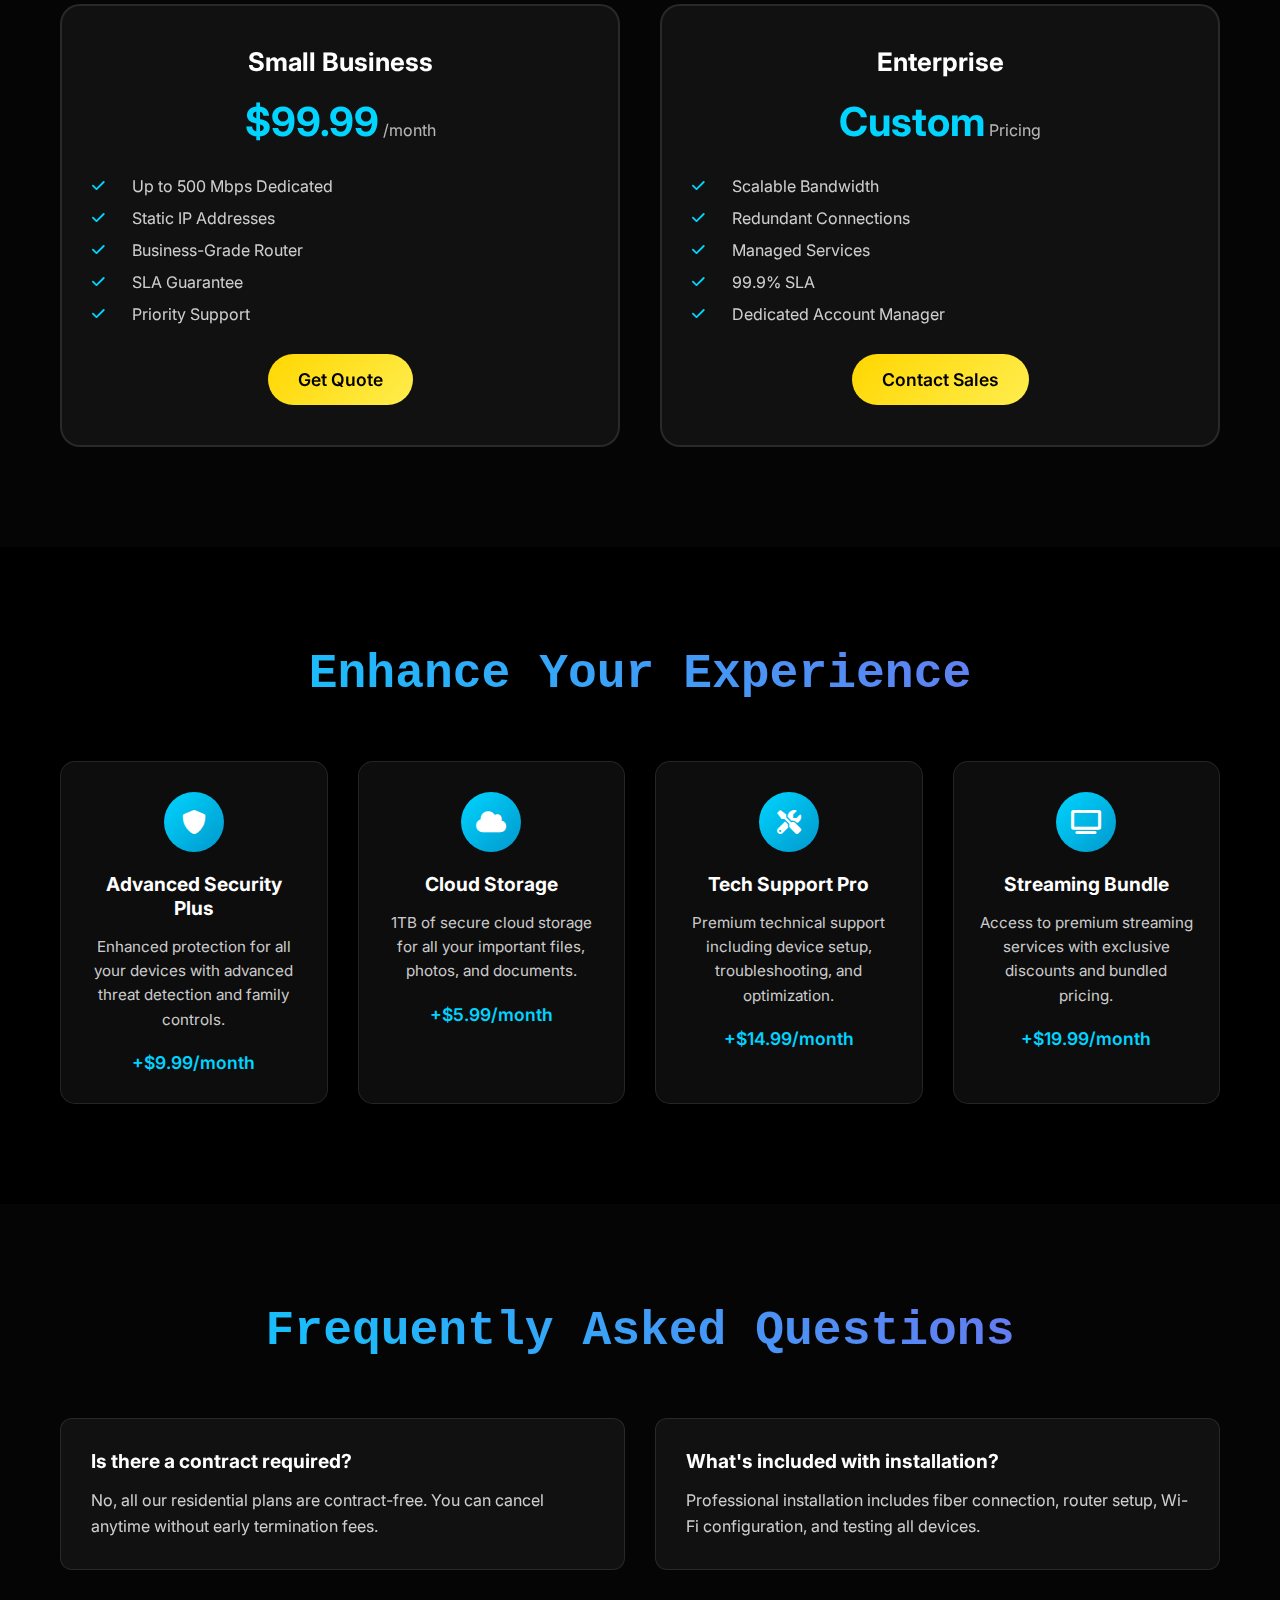
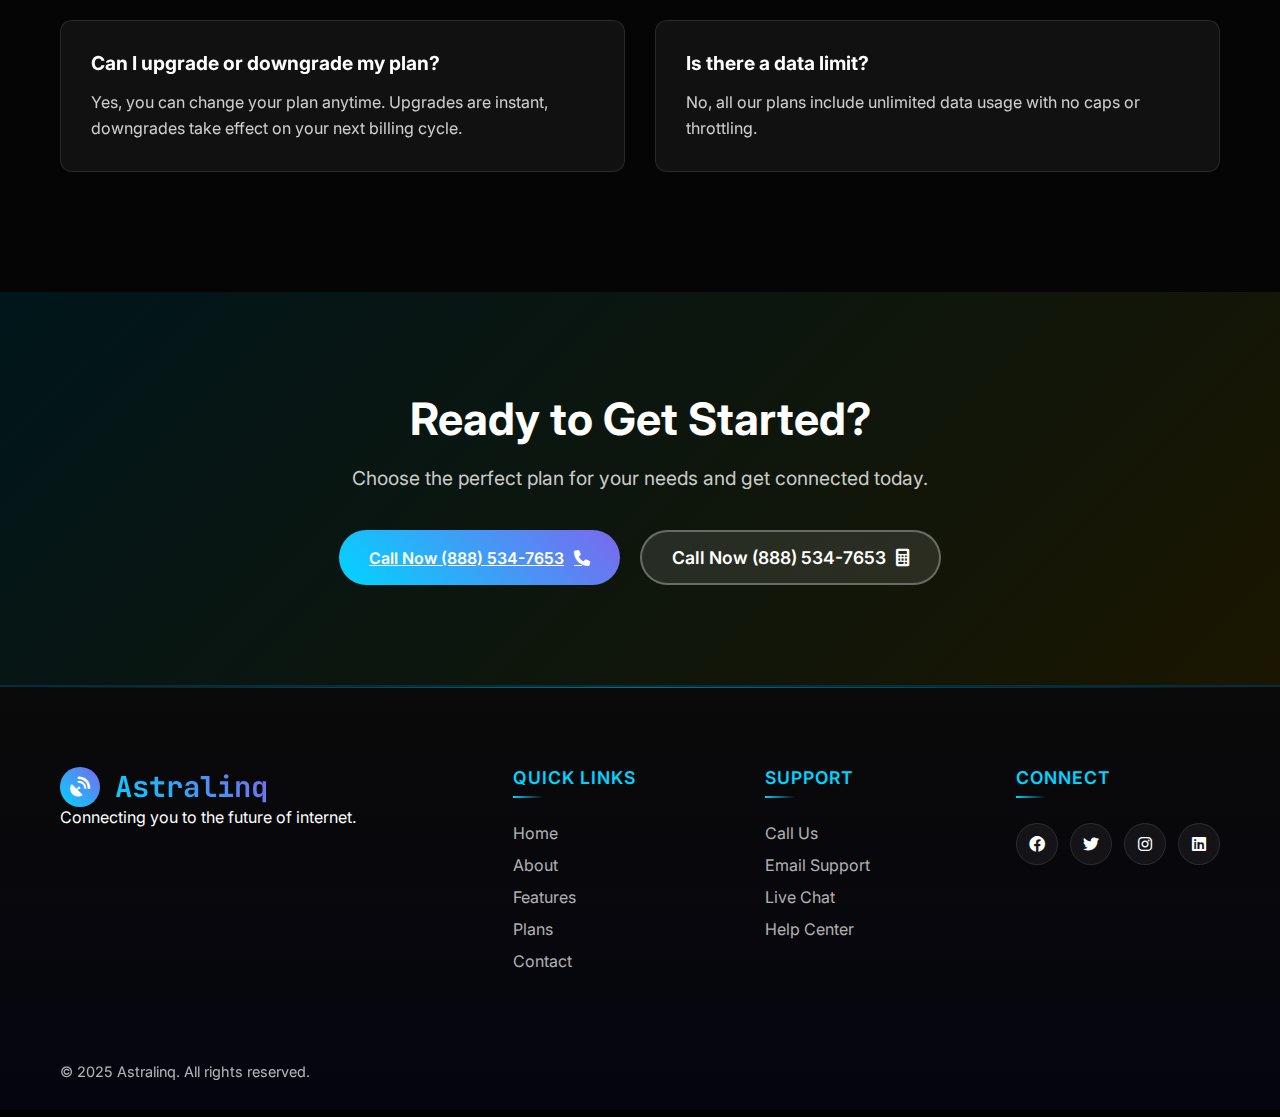
<file: plans.html>
<!DOCTYPE html>
<html lang="en">
<head>
    <meta charset="UTF-8">
    <meta name="viewport" content="width=device-width, initial-scale=1.0">
    <title>Plans & Pricing - Astralinq</title>
    <link rel="stylesheet" href="style.css">
    <link rel="stylesheet" href="https://cdnjs.cloudflare.com/ajax/libs/font-awesome/6.0.0/css/all.min.css">
    <link href="https://fonts.googleapis.com/css2?family=Space+Grotesk:wght@300;400;500;600;700&family=JetBrains+Mono:wght@400;500;600&family=Inter:wght@300;400;500;600;700&display=swap" rel="stylesheet">
</head>
<body>
    <!-- Preloader -->
    <div id="preloader">
        <div class="preloader-content">
            <div class="logo-container">
                <h1>Astralinq</h1>
                <div class="orbit-ring"></div>
                <div class="orbit-ring delay-1"></div>
                <div class="orbit-ring delay-2"></div>
            </div>
        </div>
    </div>

    <!-- Header -->
    <header class="header">
        <nav class="nav container">
            <div class="nav-brand">
                <div class="logo">
                    <div class="logo-icon">
                        <i class="fas fa-satellite-dish"></i>
                    </div>
                    <span class="logo-text">Astralinq</span>
                </div>
            </div>
            <div class="nav-menu" id="nav-menu">
                <ul class="nav-list">
                    <li class="nav-item">
                        <a href="index.html" class="nav-link">Home</a>
                    </li>
                    <li class="nav-item">
                        <a href="about.html" class="nav-link">About</a>
                    </li>
                    <li class="nav-item">
                        <a href="features.html" class="nav-link">Features</a>
                    </li>
                    <li class="nav-item">
                        <a href="plans.html" class="nav-link active">Plans</a>
                    </li>
                    <li class="nav-item">
                        <a href="contact.html" class="nav-link">Contact</a>
                    </li>
                </ul>
                <div class="nav-cta">
                    <a href="tel:+18885347653" class="btn-primary">
                        <span>Call Now (888) 534-7653</span>
                        <i class="fas fa-phone"></i>
                    </a>
                </div>
            </div>
            <div class="nav-toggle" id="nav-toggle">
                <span></span>
                <span></span>
                <span></span>
            </div>
        </nav>
    </header>

    <!-- Main Content -->
    <main class="main">
        <!-- Page Hero -->
        <section class="page-hero">
            <div class="container">
                <div class="page-hero-content">
                    <h1 class="page-title">Choose Your Perfect Plan</h1>
                    <p class="page-subtitle">Fast, reliable, and affordable internet plans designed for every need</p>
                </div>
            </div>
        </section>

        <!-- Pricing Plans -->
        <section class="pricing-plans">
            <div class="container">
                <div class="plans-grid">
                    <!-- Essential Plan -->
                    <div class="plan-card">
                        <div class="plan-header">
                            <h3>Essential</h3>
                            <div class="plan-price">
                                <span class="price">$49.99</span>
                                <span class="period">/month</span>
                            </div>
                            <p class="plan-subtitle">Perfect for light internet users</p>
                        </div>
                        <div class="plan-features">
                            <div class="speed-display">
                                <i class="fas fa-tachometer-alt"></i>
                                <span>Up to 300 Mbps</span>
                            </div>
                            <ul class="feature-list">
                                <li><i class="fas fa-check"></i>300 Mbps Download</li>
                                <li><i class="fas fa-check"></i>300 Mbps Upload</li>
                                <li><i class="fas fa-check"></i>Unlimited Data</li>
                                <li><i class="fas fa-check"></i>Free Wi-Fi 6 Router</li>
                                <li><i class="fas fa-check"></i>24/7 Support</li>
                                <li><i class="fas fa-check"></i>No Contract</li>
                            </ul>
                        </div>
                        <div class="plan-cta">
                            <a href="tel:+18885347653" class="btn-plan">
                                <span>Choose Plan</span>
                                <i class="fas fa-arrow-right"></i>
                            </a>
                        </div>
                    </div>

                    <!-- Popular Plan -->
                    <div class="plan-card popular">
                        <div class="plan-badge">MOST POPULAR</div>
                        <div class="plan-header">
                            <h3>Premium</h3>
                            <div class="plan-price">
                                <span class="price">$69.99</span>
                                <span class="period">/month</span>
                            </div>
                            <p class="plan-subtitle">Great for families and home offices</p>
                        </div>
                        <div class="plan-features">
                            <div class="speed-display">
                                <i class="fas fa-tachometer-alt"></i>
                                <span>Up to 500 Mbps</span>
                            </div>
                            <ul class="feature-list">
                                <li><i class="fas fa-check"></i>500 Mbps Download</li>
                                <li><i class="fas fa-check"></i>500 Mbps Upload</li>
                                <li><i class="fas fa-check"></i>Unlimited Data</li>
                                <li><i class="fas fa-check"></i>Premium Wi-Fi 6 Router</li>
                                <li><i class="fas fa-check"></i>Priority Support</li>
                                <li><i class="fas fa-check"></i>Advanced Security Suite</li>
                                <li><i class="fas fa-check"></i>Smart Home Package</li>
                                <li><i class="fas fa-check"></i>No Contract</li>
                            </ul>
                        </div>
                        <div class="plan-cta">
                            <a href="tel:+18885347653" class="btn-plan">
                                <span>Choose Plan</span>
                                <i class="fas fa-arrow-right"></i>
                            </a>
                        </div>
                    </div>

                    <!-- Ultimate Plan -->
                    <div class="plan-card">
                        <div class="plan-header">
                            <h3>Ultimate</h3>
                            <div class="plan-price">
                                <span class="price">$89.99</span>
                                <span class="period">/month</span>
                            </div>
                            <p class="plan-subtitle">Maximum speed for power users</p>
                        </div>
                        <div class="plan-features">
                            <div class="speed-display">
                                <i class="fas fa-tachometer-alt"></i>
                                <span>Up to 1000 Mbps</span>
                            </div>
                            <ul class="feature-list">
                                <li><i class="fas fa-check"></i>1000 Mbps Download</li>
                                <li><i class="fas fa-check"></i>1000 Mbps Upload</li>
                                <li><i class="fas fa-check"></i>Unlimited Data</li>
                                <li><i class="fas fa-check"></i>Professional Wi-Fi 6E Router</li>
                                <li><i class="fas fa-check"></i>White-Glove Support</li>
                                <li><i class="fas fa-check"></i>Enterprise Security</li>
                                <li><i class="fas fa-check"></i>Mesh Network Included</li>
                                <li><i class="fas fa-check"></i>Static IP Available</li>
                                <li><i class="fas fa-check"></i>No Contract</li>
                            </ul>
                        </div>
                        <div class="plan-cta">
                            <a href="tel:+18885347653" class="btn-plan">
                                <span>Choose Plan</span>
                                <i class="fas fa-arrow-right"></i>
                            </a>
                        </div>
                    </div>
                </div>
            </div>
        </section>

        <!-- Business Plans -->
        <section class="business-plans">
            <div class="container">
                <h2 class="section-title">Business Solutions</h2>
                <div class="business-grid">
                    <div class="business-card">
                        <h3>Small Business</h3>
                        <div class="business-price">
                            <span class="price">$99.99</span>
                            <span class="period">/month</span>
                        </div>
                        <ul class="business-features">
                            <li><i class="fas fa-check"></i>Up to 500 Mbps Dedicated</li>
                            <li><i class="fas fa-check"></i>Static IP Addresses</li>
                            <li><i class="fas fa-check"></i>Business-Grade Router</li>
                            <li><i class="fas fa-check"></i>SLA Guarantee</li>
                            <li><i class="fas fa-check"></i>Priority Support</li>
                        </ul>
                        <a href="contact.html" class="btn-business">Get Quote</a>
                    </div>
                    <div class="business-card">
                        <h3>Enterprise</h3>
                        <div class="business-price">
                            <span class="price">Custom</span>
                            <span class="period">Pricing</span>
                        </div>
                        <ul class="business-features">
                            <li><i class="fas fa-check"></i>Scalable Bandwidth</li>
                            <li><i class="fas fa-check"></i>Redundant Connections</li>
                            <li><i class="fas fa-check"></i>Managed Services</li>
                            <li><i class="fas fa-check"></i>99.9% SLA</li>
                            <li><i class="fas fa-check"></i>Dedicated Account Manager</li>
                        </ul>
                        <a href="contact.html" class="btn-business">Contact Sales</a>
                    </div>
                </div>
            </div>
        </section>

        <!-- Add-ons Section -->
        <section class="addons-section">
            <div class="container">
                <h2 class="section-title">Enhance Your Experience</h2>
                <div class="addons-grid">
                    <div class="addon-card">
                        <div class="addon-icon">
                            <i class="fas fa-shield-alt"></i>
                        </div>
                        <h4>Advanced Security Plus</h4>
                        <p>Enhanced protection for all your devices with advanced threat detection and family controls.</p>
                        <div class="addon-price">
                            <span>+$9.99/month</span>
                        </div>
                    </div>
                    <div class="addon-card">
                        <div class="addon-icon">
                            <i class="fas fa-cloud"></i>
                        </div>
                        <h4>Cloud Storage</h4>
                        <p>1TB of secure cloud storage for all your important files, photos, and documents.</p>
                        <div class="addon-price">
                            <span>+$5.99/month</span>
                        </div>
                    </div>
                    <div class="addon-card">
                        <div class="addon-icon">
                            <i class="fas fa-tools"></i>
                        </div>
                        <h4>Tech Support Pro</h4>
                        <p>Premium technical support including device setup, troubleshooting, and optimization.</p>
                        <div class="addon-price">
                            <span>+$14.99/month</span>
                        </div>
                    </div>
                    <div class="addon-card">
                        <div class="addon-icon">
                            <i class="fas fa-tv"></i>
                        </div>
                        <h4>Streaming Bundle</h4>
                        <p>Access to premium streaming services with exclusive discounts and bundled pricing.</p>
                        <div class="addon-price">
                            <span>+$19.99/month</span>
                        </div>
                    </div>
                </div>
            </div>
        </section>

        <!-- FAQ Section -->
        <section class="faq-section">
            <div class="container">
                <h2 class="section-title">Frequently Asked Questions</h2>
                <div class="faq-grid">
                    <div class="faq-item">
                        <h4>Is there a contract required?</h4>
                        <p>No, all our residential plans are contract-free. You can cancel anytime without early termination fees.</p>
                    </div>
                    <div class="faq-item">
                        <h4>What's included with installation?</h4>
                        <p>Professional installation includes fiber connection, router setup, Wi-Fi configuration, and testing all devices.</p>
                    </div>
                    <div class="faq-item">
                        <h4>Can I upgrade or downgrade my plan?</h4>
                        <p>Yes, you can change your plan anytime. Upgrades are instant, downgrades take effect on your next billing cycle.</p>
                    </div>
                    <div class="faq-item">
                        <h4>Is there a data limit?</h4>
                        <p>No, all our plans include unlimited data usage with no caps or throttling.</p>
                    </div>
                </div>
            </div>
        </section>

        <!-- CTA Section -->
        <section class="cta-section">
            <div class="container">
                <div class="cta-content">
                    <h2>Ready to Get Started?</h2>
                    <p>Choose the perfect plan for your needs and get connected today.</p>
                    <div class="cta-buttons">
                        <a href="tel:+18885347653" class="btn-primary">
                            <span>Call Now (888) 534-7653</span>
                            <i class="fas fa-phone"></i>
                        </a>
                        <a href="tel:+18885347653" class="btn-secondary">
                            <span>Call Now (888) 534-7653</span>
                            <i class="fas fa-calculator"></i>
                        </a>
                    </div>
                </div>
            </div>
        </section>
    </main>

    <!-- Footer -->
    <footer class="footer">
        <div class="container">
            <div class="footer-content">
                <div class="footer-section">
                    <div class="footer-logo">
                        <div class="logo">
                            <div class="logo-icon">
                                <i class="fas fa-satellite-dish"></i>
                            </div>
                            <span class="logo-text">Astralinq</span>
                        </div>
                        <p>Connecting you to the future of internet.</p>
                    </div>
                </div>
                <div class="footer-section">
                    <h4>Quick Links</h4>
                    <ul class="footer-links">
                        <li><a href="index.html">Home</a></li>
                        <li><a href="about.html">About</a></li>
                        <li><a href="features.html">Features</a></li>
                        <li><a href="plans.html">Plans</a></li>
                        <li><a href="contact.html">Contact</a></li>
                    </ul>
                </div>
                <div class="footer-section">
                    <h4>Support</h4>
                    <ul class="footer-links">
                        <li><a href="tel:+18885347653">Call Us</a></li>
                        <li><a href="mailto:support@astralinq.com">Email Support</a></li>
                        <li><a href="#">Live Chat</a></li>
                        <li><a href="#">Help Center</a></li>
                    </ul>
                </div>
                <div class="footer-section">
                    <h4>Connect</h4>
                    <div class="social-links">
                        <a href="#" class="social-link"><i class="fab fa-facebook"></i></a>
                        <a href="#" class="social-link"><i class="fab fa-twitter"></i></a>
                        <a href="#" class="social-link"><i class="fab fa-instagram"></i></a>
                        <a href="#" class="social-link"><i class="fab fa-linkedin"></i></a>
                    </div>
                </div>
            </div>
            <div class="footer-bottom">
                <p>&copy; 2025 Astralinq. All rights reserved.</p>
            </div>
        </div>
    </footer>

    <script src="script.js"></script>

    <!-- Sticky Call Button -->
    <div class="sticky-call-btn">
        <a href="tel:+18885347653">
            <i class="fas fa-phone"></i>
            <span>Call Now</span>
        </a>
    </div>
</body>
</html>
</file>
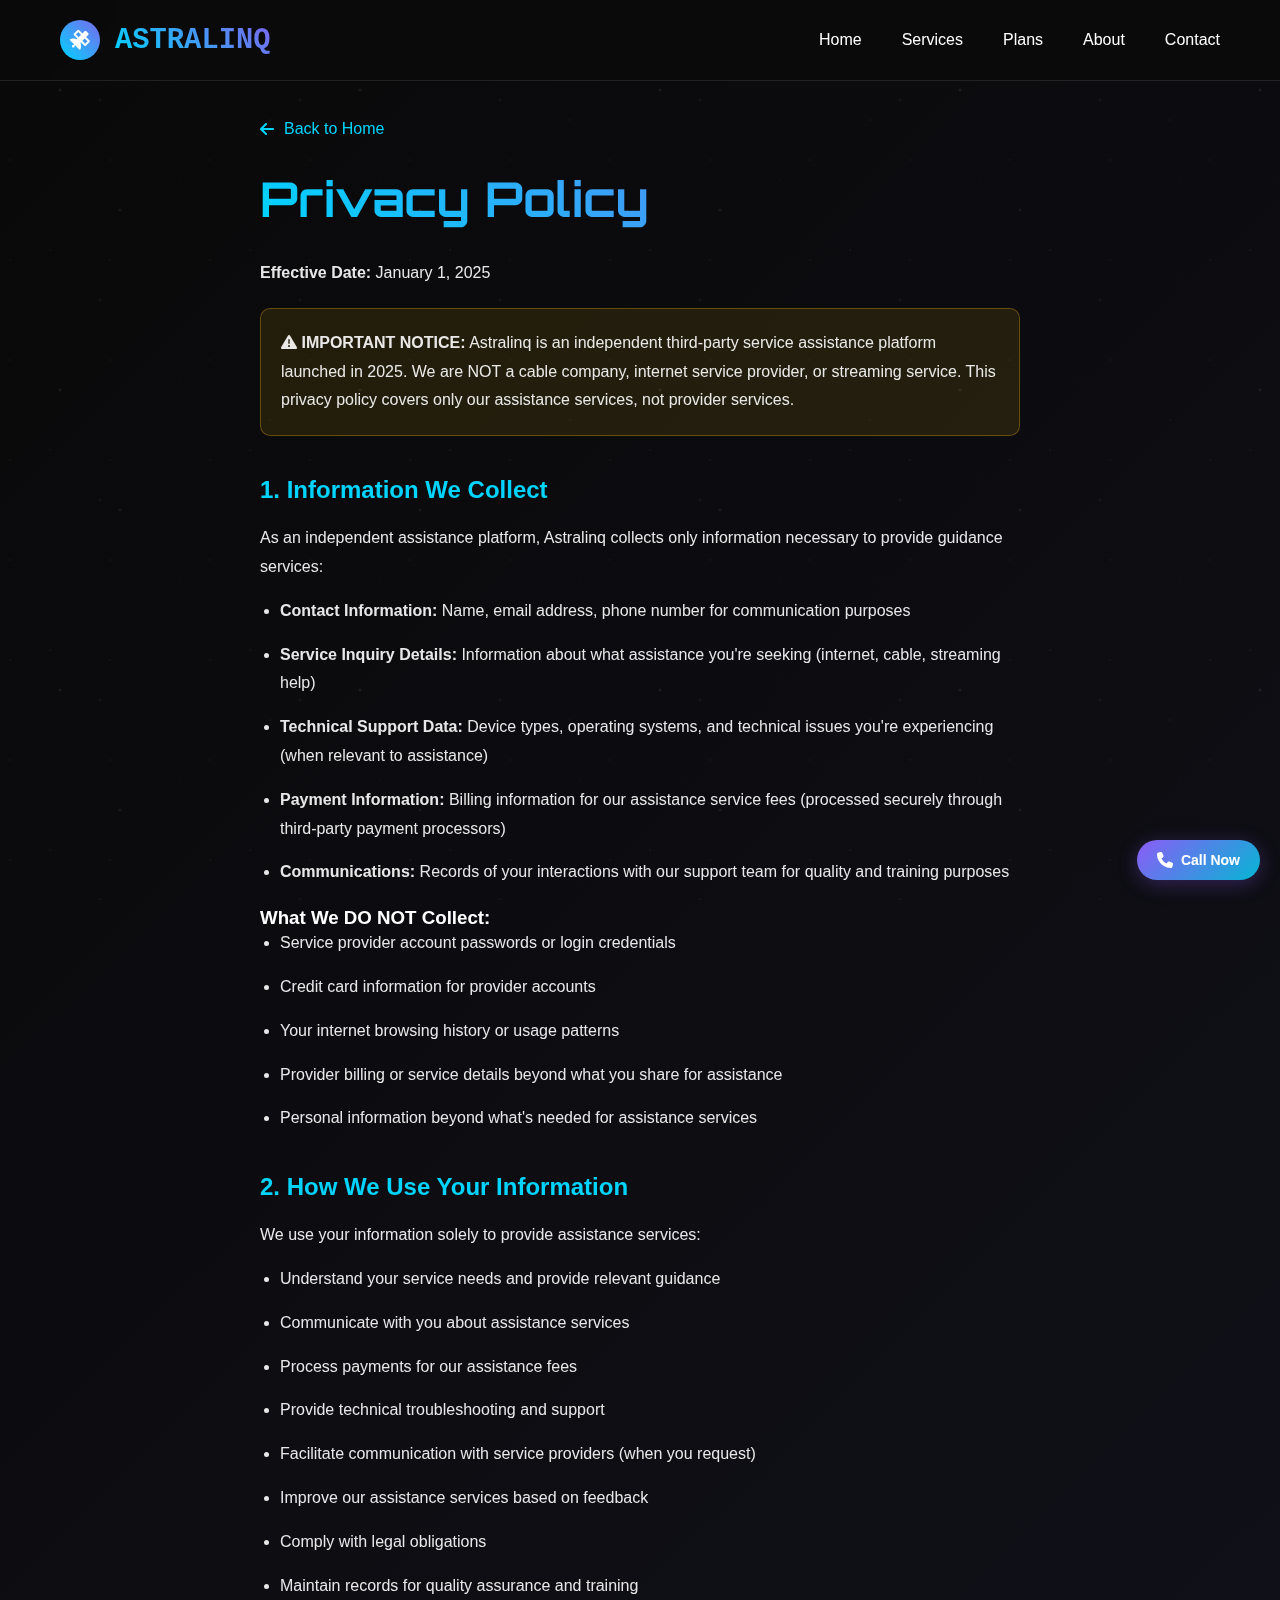
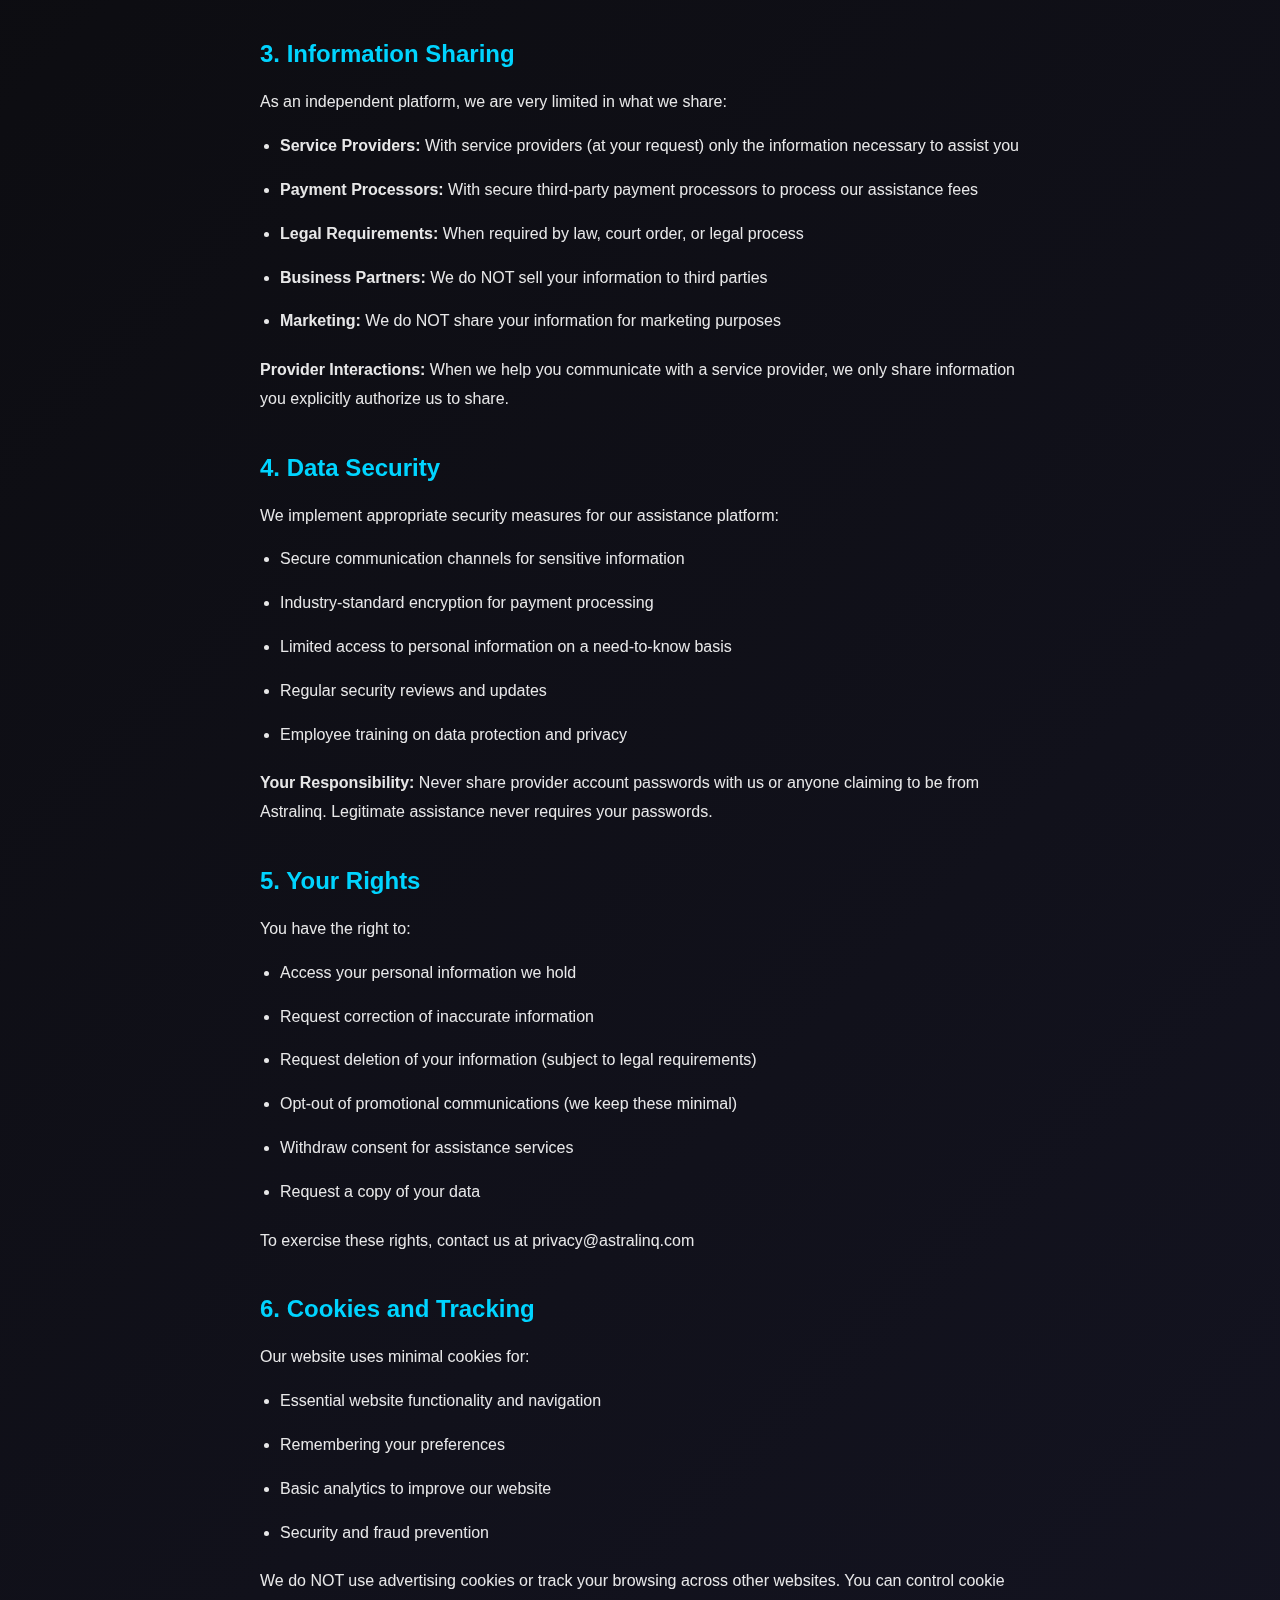
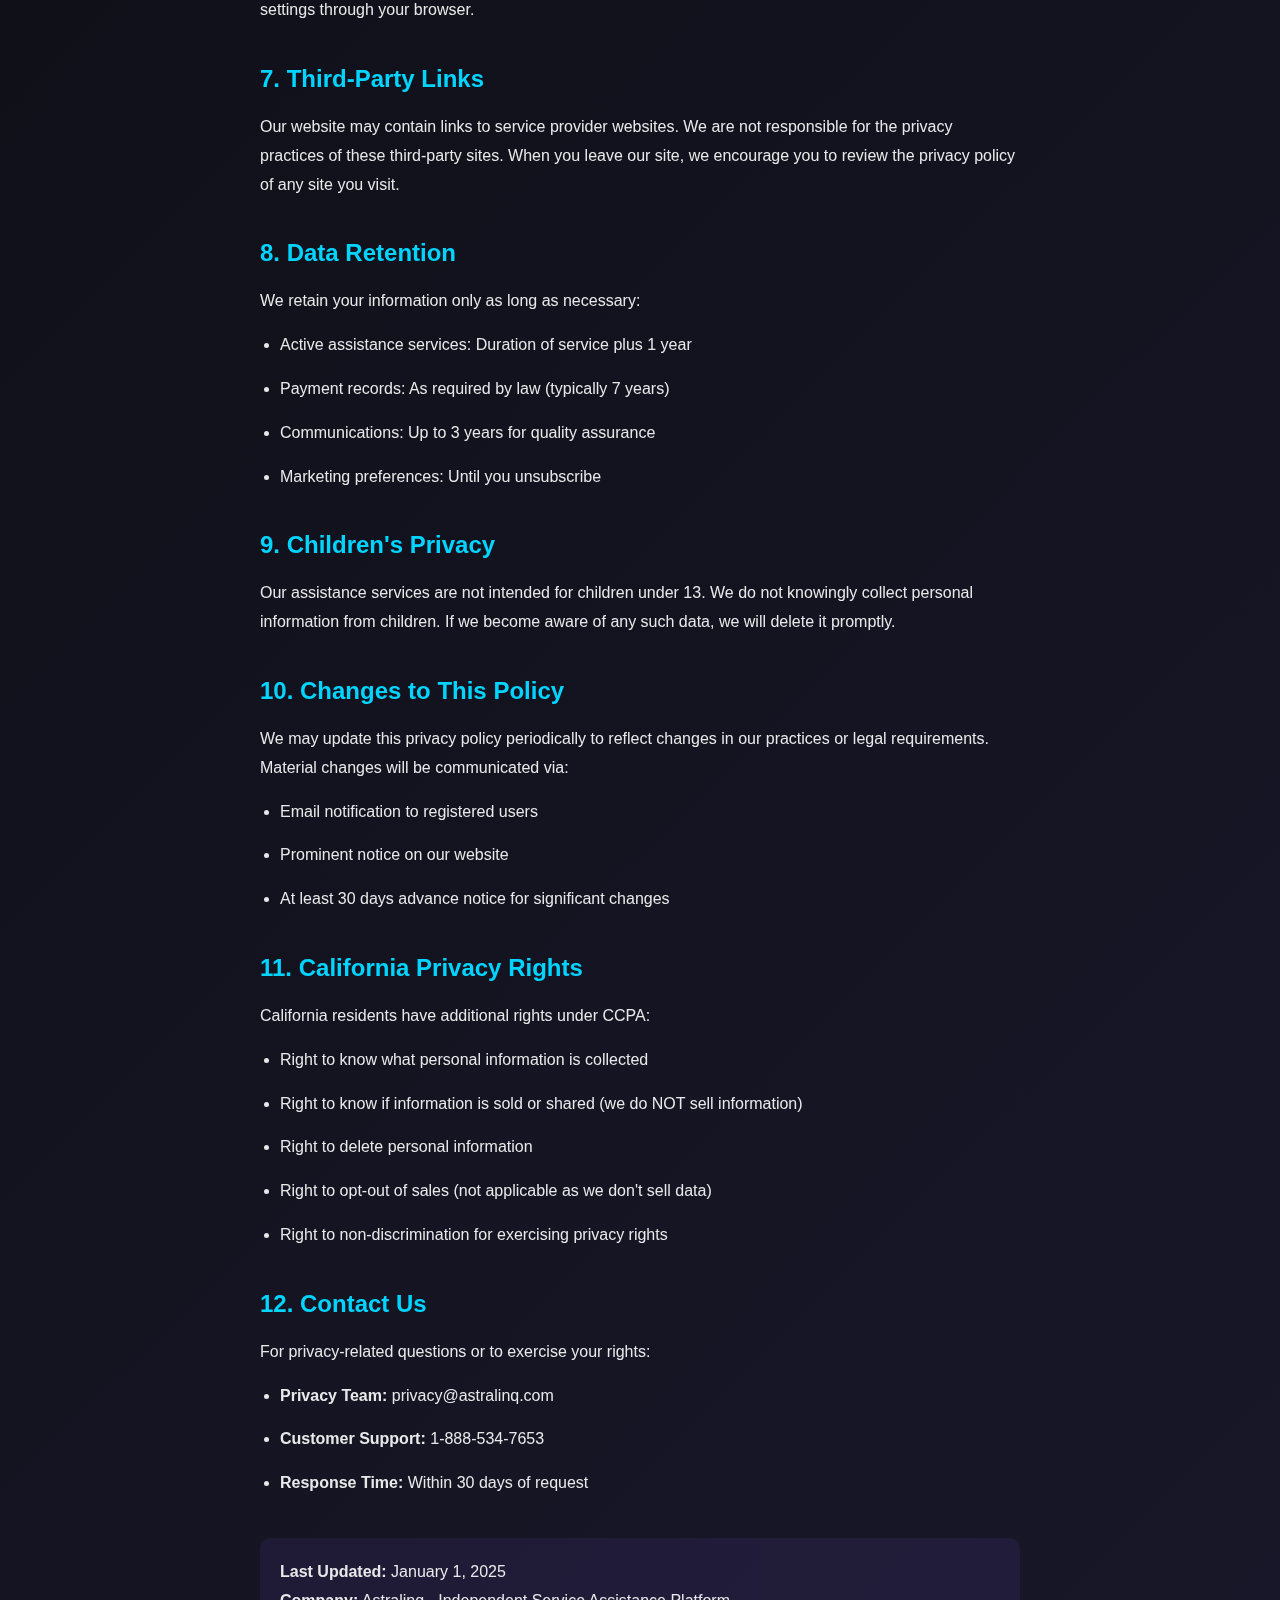
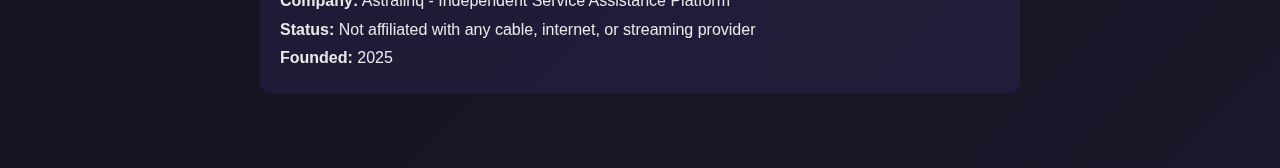
<file: privacy.html>
<!DOCTYPE html>
<html lang="en">
<head>
    <meta charset="UTF-8">
    <meta name="viewport" content="width=device-width, initial-scale=1.0">
    <title>Privacy Policy - Astralinq</title>
    <link rel="stylesheet" href="style.css">
    <link href="https://cdnjs.cloudflare.com/ajax/libs/font-awesome/6.4.0/css/all.min.css" rel="stylesheet">
    <link href="https://fonts.googleapis.com/css2?family=Orbitron:wght@400;700;900&family=Exo+2:wght@300;400;500;600;700&display=swap" rel="stylesheet">
    <style>
        .legal-page {
            padding: 120px 0 60px;
            min-height: 100vh;
            background: linear-gradient(135deg, rgba(10, 10, 10, 0.9) 0%, rgba(26, 26, 46, 0.9) 100%);
        }
        .legal-content {
            max-width: 800px;
            margin: 0 auto;
            padding: 0 20px;
        }
        .legal-content h1 {
            font-family: 'Orbitron', monospace;
            font-size: 3rem;
            margin-bottom: 30px;
            background: linear-gradient(45deg, #00d4ff, #7b68ee);
            -webkit-background-clip: text;
            -webkit-text-fill-color: transparent;
            background-clip: text;
        }
        .legal-content h2 {
            color: #00d4ff;
            margin: 40px 0 20px;
            font-size: 1.5rem;
        }
        .legal-content p, .legal-content li {
            line-height: 1.8;
            margin-bottom: 15px;
            opacity: 0.9;
        }
        .legal-content ul {
            padding-left: 20px;
            margin-bottom: 20px;
        }
        .back-btn {
            display: inline-flex;
            align-items: center;
            gap: 10px;
            color: #00d4ff;
            text-decoration: none;
            margin-bottom: 30px;
            transition: all 0.3s ease;
        }
        .back-btn:hover {
            transform: translateX(-5px);
        }
    </style>
</head>
<body>
    <!-- Stars Background -->
    <div class="stars" id="stars1"></div>
    <div class="stars" id="stars2"></div>
    <div class="stars" id="stars3"></div>

    <!-- Navigation -->
    <nav class="navbar">
        <div class="nav-container">
            <div class="logo">
                <div class="logo-icon">
                    <i class="fas fa-satellite"></i>
                </div>
                <span class="logo-text">ASTRALINQ</span>
            </div>
            <ul class="nav-menu">
                <li><a href="index.html" class="nav-link">Home</a></li>
                <li><a href="index.html#services" class="nav-link">Services</a></li>
                <li><a href="index.html#plans" class="nav-link">Plans</a></li>
                <li><a href="index.html#about" class="nav-link">About</a></li>
                <li><a href="index.html#contact" class="nav-link">Contact</a></li>
            </ul>
        </div>
    </nav>

    <div class="legal-page">
        <div class="legal-content">
            <a href="index.html" class="back-btn">
                <i class="fas fa-arrow-left"></i>
                Back to Home
            </a>
            
            <h1>Privacy Policy</h1>
            <p><strong>Effective Date:</strong> January 1, 2025</p>
            
            <div style="background: rgba(255, 193, 7, 0.1); border: 1px solid rgba(255, 193, 7, 0.3); border-radius: 10px; padding: 20px; margin: 20px 0;">
                <p style="margin: 0;"><strong><i class="fas fa-exclamation-triangle"></i> IMPORTANT NOTICE:</strong> Astralinq is an independent third-party service assistance platform launched in 2025. We are NOT a cable company, internet service provider, or streaming service. This privacy policy covers only our assistance services, not provider services.</p>
            </div>
            
            <h2>1. Information We Collect</h2>
            <p>As an independent assistance platform, Astralinq collects only information necessary to provide guidance services:</p>
            <ul>
                <li><strong>Contact Information:</strong> Name, email address, phone number for communication purposes</li>
                <li><strong>Service Inquiry Details:</strong> Information about what assistance you're seeking (internet, cable, streaming help)</li>
                <li><strong>Technical Support Data:</strong> Device types, operating systems, and technical issues you're experiencing (when relevant to assistance)</li>
                <li><strong>Payment Information:</strong> Billing information for our assistance service fees (processed securely through third-party payment processors)</li>
                <li><strong>Communications:</strong> Records of your interactions with our support team for quality and training purposes</li>
            </ul>
            
            <h3>What We DO NOT Collect:</h3>
            <ul>
                <li>Service provider account passwords or login credentials</li>
                <li>Credit card information for provider accounts</li>
                <li>Your internet browsing history or usage patterns</li>
                <li>Provider billing or service details beyond what you share for assistance</li>
                <li>Personal information beyond what's needed for assistance services</li>
            </ul>

            <h2>2. How We Use Your Information</h2>
            <p>We use your information solely to provide assistance services:</p>
            <ul>
                <li>Understand your service needs and provide relevant guidance</li>
                <li>Communicate with you about assistance services</li>
                <li>Process payments for our assistance fees</li>
                <li>Provide technical troubleshooting and support</li>
                <li>Facilitate communication with service providers (when you request)</li>
                <li>Improve our assistance services based on feedback</li>
                <li>Comply with legal obligations</li>
                <li>Maintain records for quality assurance and training</li>
            </ul>

            <h2>3. Information Sharing</h2>
            <p>As an independent platform, we are very limited in what we share:</p>
            <ul>
                <li><strong>Service Providers:</strong> With service providers (at your request) only the information necessary to assist you</li>
                <li><strong>Payment Processors:</strong> With secure third-party payment processors to process our assistance fees</li>
                <li><strong>Legal Requirements:</strong> When required by law, court order, or legal process</li>
                <li><strong>Business Partners:</strong> We do NOT sell your information to third parties</li>
                <li><strong>Marketing:</strong> We do NOT share your information for marketing purposes</li>
            </ul>
            <p><strong>Provider Interactions:</strong> When we help you communicate with a service provider, we only share information you explicitly authorize us to share.</p>

            <h2>4. Data Security</h2>
            <p>We implement appropriate security measures for our assistance platform:</p>
            <ul>
                <li>Secure communication channels for sensitive information</li>
                <li>Industry-standard encryption for payment processing</li>
                <li>Limited access to personal information on a need-to-know basis</li>
                <li>Regular security reviews and updates</li>
                <li>Employee training on data protection and privacy</li>
            </ul>
            <p><strong>Your Responsibility:</strong> Never share provider account passwords with us or anyone claiming to be from Astralinq. Legitimate assistance never requires your passwords.</p>

            <h2>5. Your Rights</h2>
            <p>You have the right to:</p>
            <ul>
                <li>Access your personal information we hold</li>
                <li>Request correction of inaccurate information</li>
                <li>Request deletion of your information (subject to legal requirements)</li>
                <li>Opt-out of promotional communications (we keep these minimal)</li>
                <li>Withdraw consent for assistance services</li>
                <li>Request a copy of your data</li>
            </ul>
            <p>To exercise these rights, contact us at privacy@astralinq.com</p>

            <h2>6. Cookies and Tracking</h2>
            <p>Our website uses minimal cookies for:</p>
            <ul>
                <li>Essential website functionality and navigation</li>
                <li>Remembering your preferences</li>
                <li>Basic analytics to improve our website</li>
                <li>Security and fraud prevention</li>
            </ul>
            <p>We do NOT use advertising cookies or track your browsing across other websites. You can control cookie settings through your browser.</p>

            <h2>7. Third-Party Links</h2>
            <p>Our website may contain links to service provider websites. We are not responsible for the privacy practices of these third-party sites. When you leave our site, we encourage you to review the privacy policy of any site you visit.</p>

            <h2>8. Data Retention</h2>
            <p>We retain your information only as long as necessary:</p>
            <ul>
                <li>Active assistance services: Duration of service plus 1 year</li>
                <li>Payment records: As required by law (typically 7 years)</li>
                <li>Communications: Up to 3 years for quality assurance</li>
                <li>Marketing preferences: Until you unsubscribe</li>
            </ul>

            <h2>9. Children's Privacy</h2>
            <p>Our assistance services are not intended for children under 13. We do not knowingly collect personal information from children. If we become aware of any such data, we will delete it promptly.</p>

            <h2>10. Changes to This Policy</h2>
            <p>We may update this privacy policy periodically to reflect changes in our practices or legal requirements. Material changes will be communicated via:</p>
            <ul>
                <li>Email notification to registered users</li>
                <li>Prominent notice on our website</li>
                <li>At least 30 days advance notice for significant changes</li>
            </ul>

            <h2>11. California Privacy Rights</h2>
            <p>California residents have additional rights under CCPA:</p>
            <ul>
                <li>Right to know what personal information is collected</li>
                <li>Right to know if information is sold or shared (we do NOT sell information)</li>
                <li>Right to delete personal information</li>
                <li>Right to opt-out of sales (not applicable as we don't sell data)</li>
                <li>Right to non-discrimination for exercising privacy rights</li>
            </ul>

            <h2>12. Contact Us</h2>
            <p>For privacy-related questions or to exercise your rights:</p>
            <ul>
                <li><strong>Privacy Team:</strong> privacy@astralinq.com</li>
                <li><strong>Customer Support:</strong> 1-888-534-7653</li>
                <li><strong>Response Time:</strong> Within 30 days of request</li>
            </ul>
            
            <p style="margin-top: 40px; padding: 20px; background: rgba(139, 92, 246, 0.1); border-radius: 10px;">
                <strong>Last Updated:</strong> January 1, 2025<br>
                <strong>Company:</strong> Astralinq - Independent Service Assistance Platform<br>
                <strong>Status:</strong> Not affiliated with any cable, internet, or streaming provider<br>
                <strong>Founded:</strong> 2025
            </p>
        </div>
    </div>

    <!-- Sticky Call Button -->
    <div class="sticky-call-btn">
        <a href="tel:+18885347653">
            <i class="fas fa-phone"></i>
            <span>Call Now</span>
        </a>
    </div>
</body>
</html>
</file>
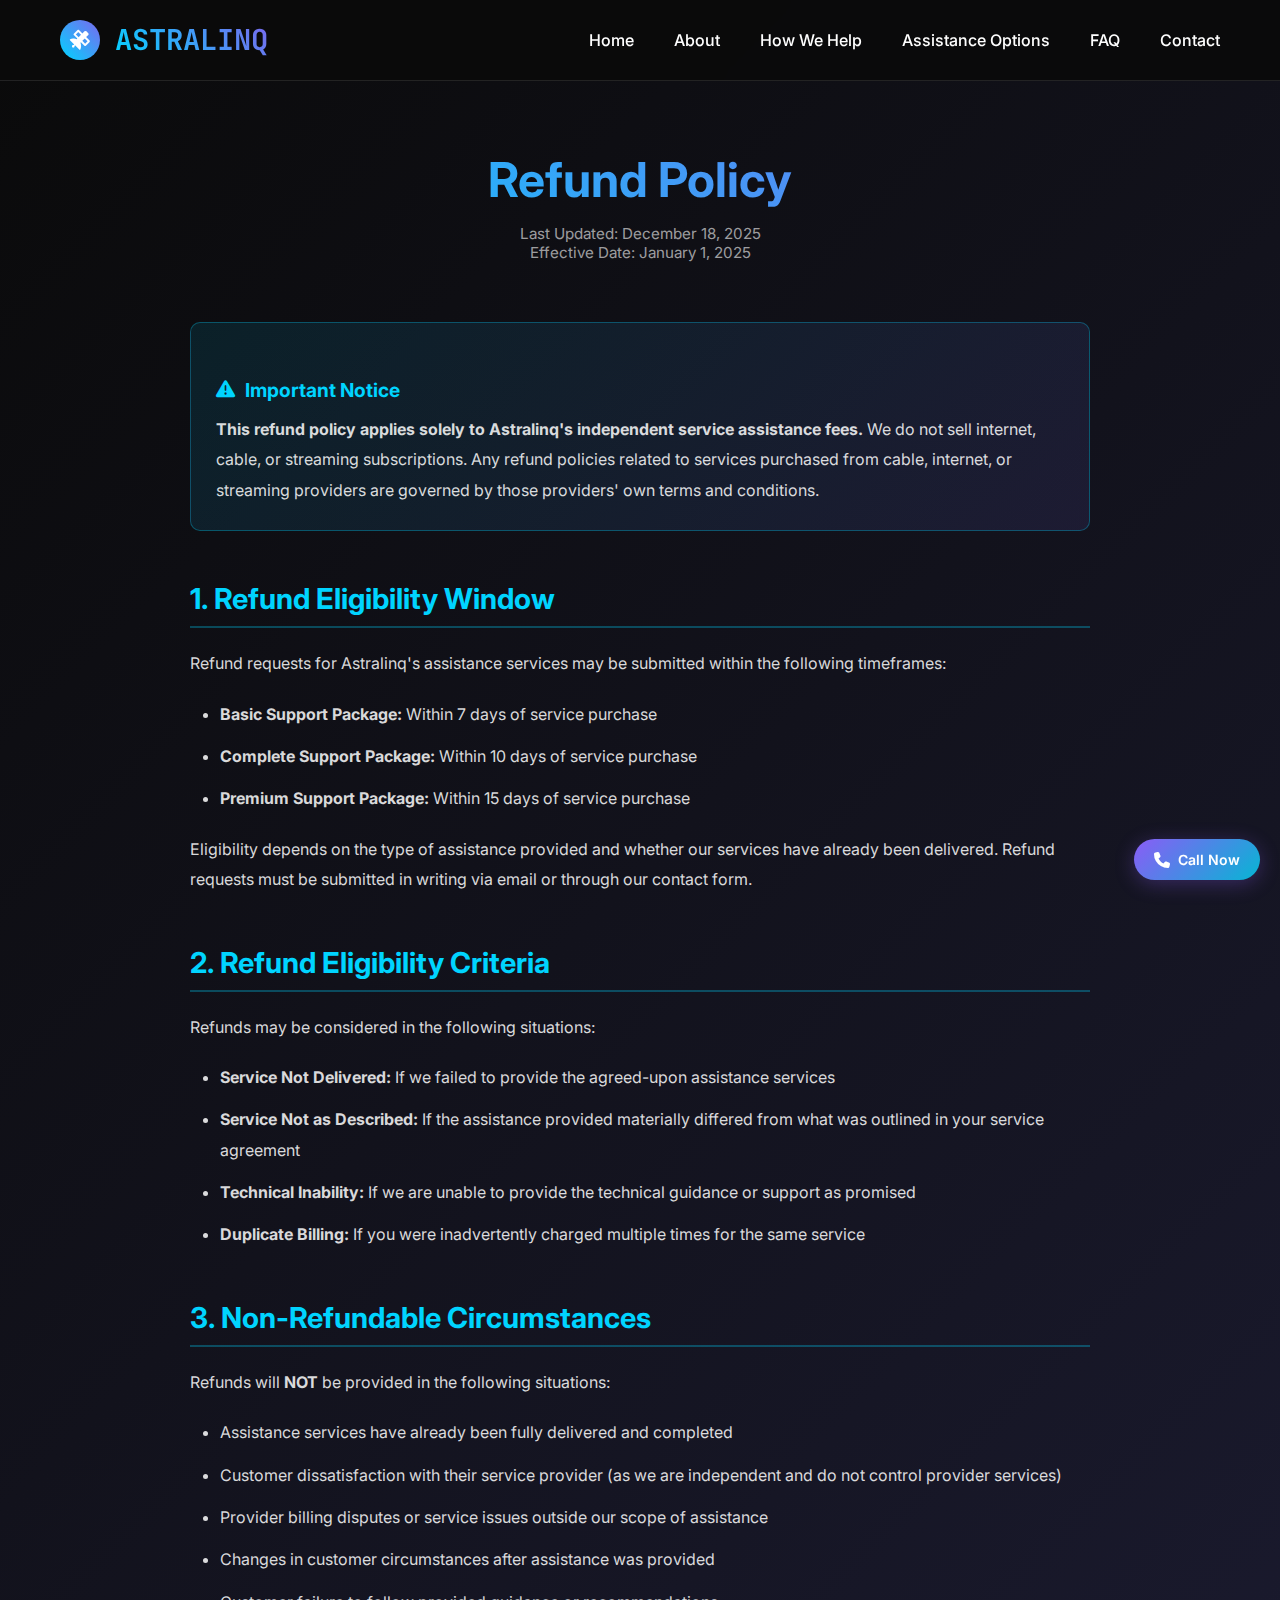
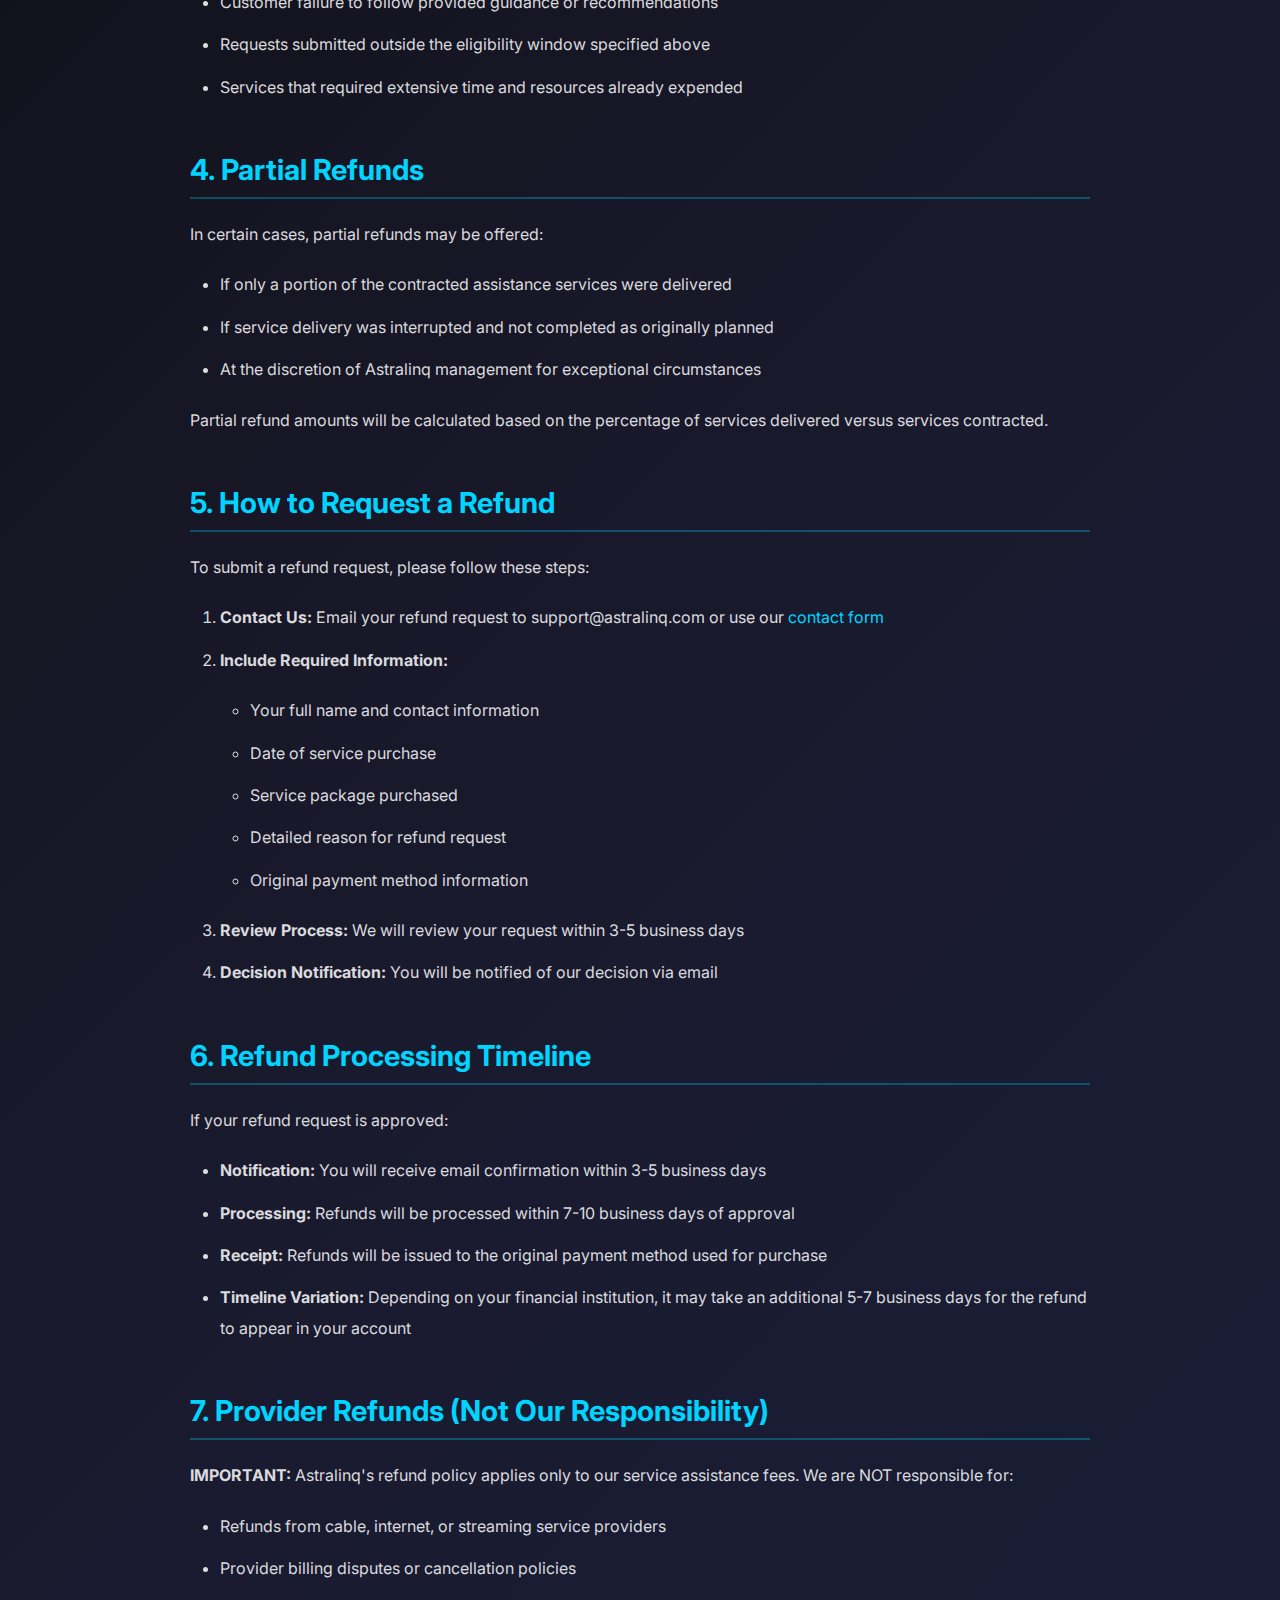
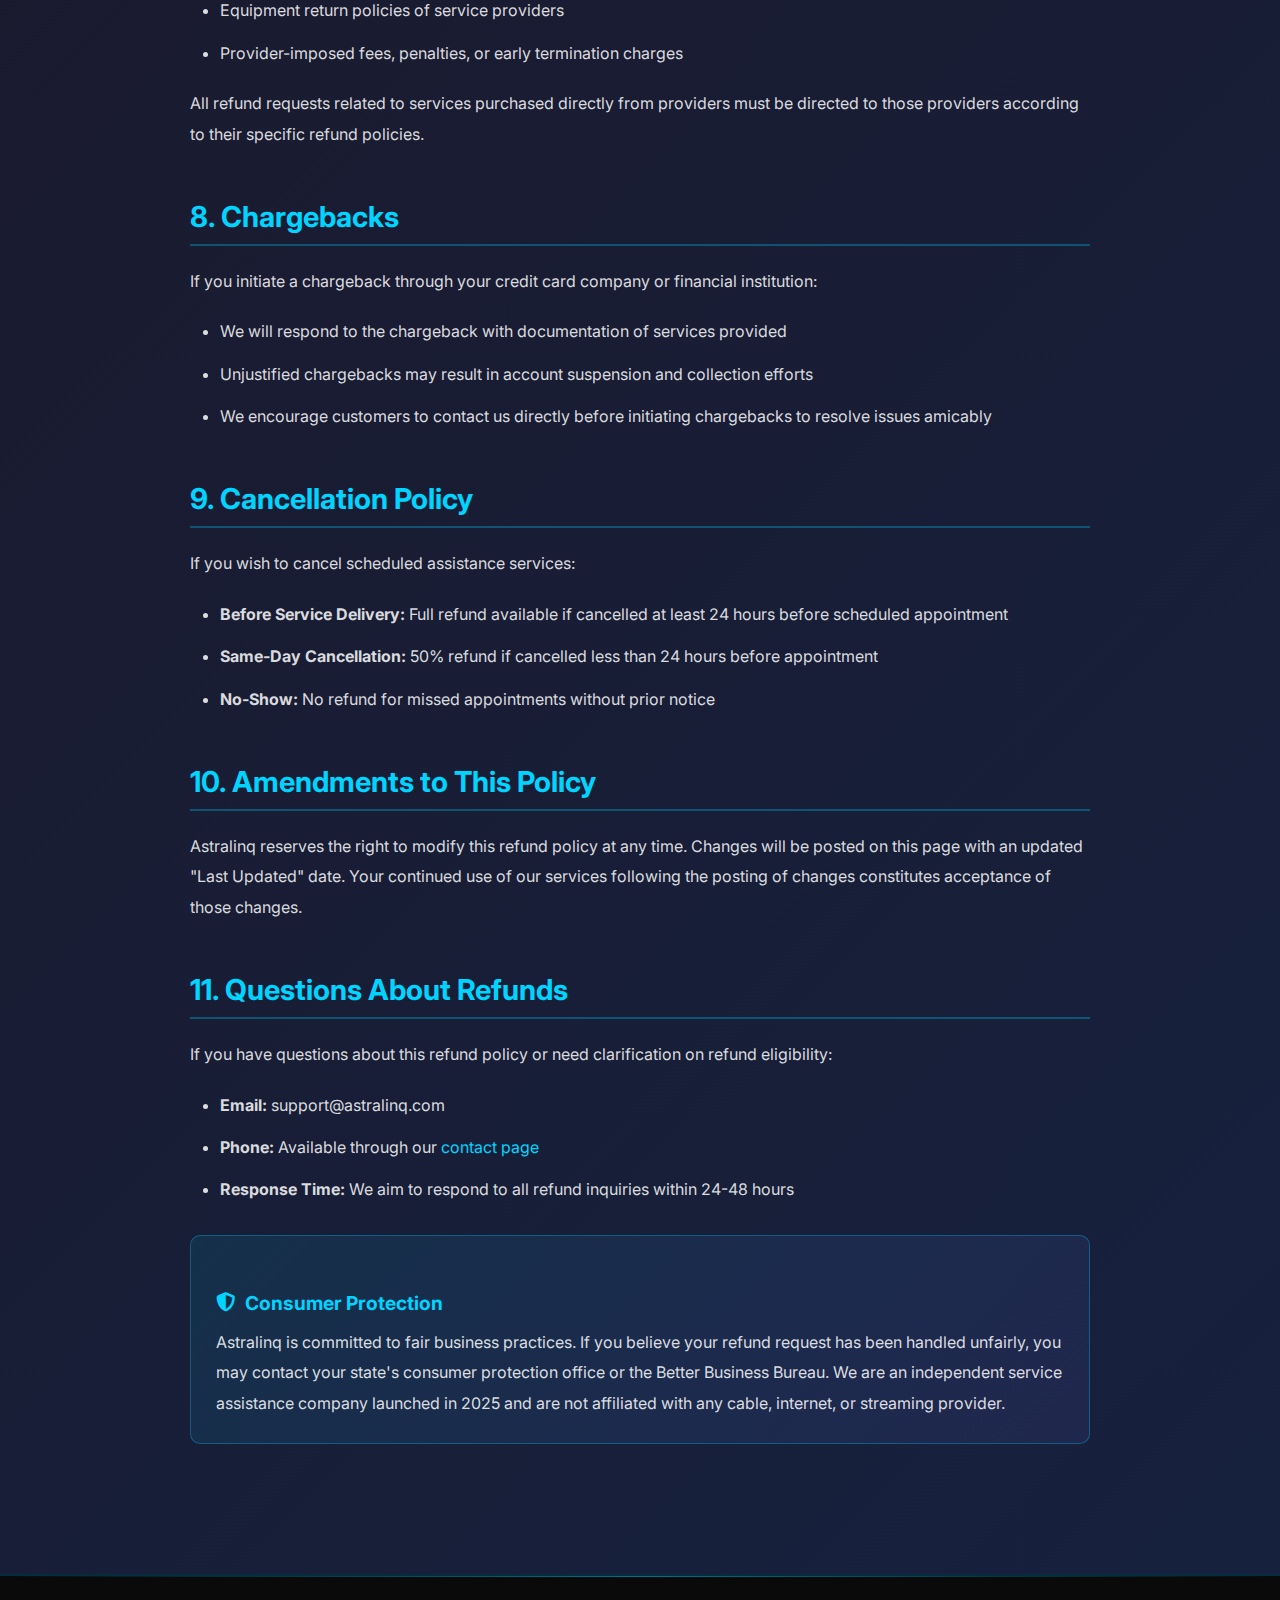
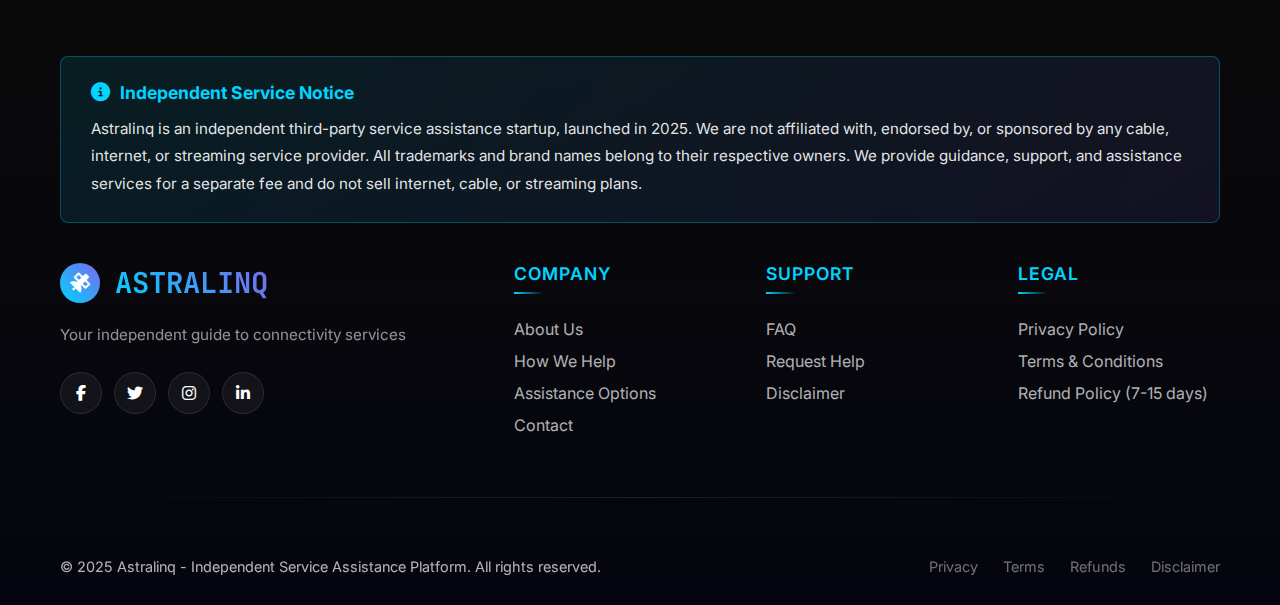
<file: refund.html>
<!DOCTYPE html>
<html lang="en">
<head>
    <meta charset="UTF-8">
    <meta name="viewport" content="width=device-width, initial-scale=1.0">
    <title>Refund Policy - Astralinq Independent Service Assistance</title>
    <link rel="stylesheet" href="style.css">
    <link href="https://cdnjs.cloudflare.com/ajax/libs/font-awesome/6.4.0/css/all.min.css" rel="stylesheet">
    <link href="https://fonts.googleapis.com/css2?family=Space+Grotesk:wght@300;400;500;600;700&family=JetBrains+Mono:wght@400;500;600;700&family=Inter:wght@300;400;500;600;700;800&display=swap" rel="stylesheet">
</head>
<body>
    <!-- Navigation -->
    <nav class="navbar">
        <div class="nav-container">
            <div class="logo">
                <div class="logo-icon">
                    <i class="fas fa-satellite"></i>
                </div>
                <span class="logo-text">ASTRALINQ</span>
            </div>
            <ul class="nav-menu">
                <li><a href="index.html" class="nav-link">Home</a></li>
                <li><a href="about.html" class="nav-link">About</a></li>
                <li><a href="features.html" class="nav-link">How We Help</a></li>
                <li><a href="plans.html" class="nav-link">Assistance Options</a></li>
                <li><a href="faq.html" class="nav-link">FAQ</a></li>
                <li><a href="contact.html" class="nav-link">Contact</a></li>
            </ul>
            <div class="hamburger">
                <span class="bar"></span>
                <span class="bar"></span>
                <span class="bar"></span>
            </div>
        </div>
    </nav>

    <!-- Refund Policy Section -->
    <section class="legal-page">
        <div class="container">
            <div class="legal-header">
                <h1>Refund Policy</h1>
                <p class="last-updated">Last Updated: December 18, 2025</p>
                <p class="last-updated">Effective Date: January 1, 2025</p>
            </div>

            <div class="legal-content-box">
                <div class="highlight-box">
                    <h3><i class="fas fa-exclamation-triangle"></i> Important Notice</h3>
                    <p><strong>This refund policy applies solely to Astralinq's independent service assistance fees.</strong> We do not sell internet, cable, or streaming subscriptions. Any refund policies related to services purchased from cable, internet, or streaming providers are governed by those providers' own terms and conditions.</p>
                </div>

                <h2>1. Refund Eligibility Window</h2>
                <p>Refund requests for Astralinq's assistance services may be submitted within the following timeframes:</p>
                <ul>
                    <li><strong>Basic Support Package:</strong> Within 7 days of service purchase</li>
                    <li><strong>Complete Support Package:</strong> Within 10 days of service purchase</li>
                    <li><strong>Premium Support Package:</strong> Within 15 days of service purchase</li>
                </ul>
                <p>Eligibility depends on the type of assistance provided and whether our services have already been delivered. Refund requests must be submitted in writing via email or through our contact form.</p>

                <h2>2. Refund Eligibility Criteria</h2>
                <p>Refunds may be considered in the following situations:</p>
                <ul>
                    <li><strong>Service Not Delivered:</strong> If we failed to provide the agreed-upon assistance services</li>
                    <li><strong>Service Not as Described:</strong> If the assistance provided materially differed from what was outlined in your service agreement</li>
                    <li><strong>Technical Inability:</strong> If we are unable to provide the technical guidance or support as promised</li>
                    <li><strong>Duplicate Billing:</strong> If you were inadvertently charged multiple times for the same service</li>
                </ul>

                <h2>3. Non-Refundable Circumstances</h2>
                <p>Refunds will <strong>NOT</strong> be provided in the following situations:</p>
                <ul>
                    <li>Assistance services have already been fully delivered and completed</li>
                    <li>Customer dissatisfaction with their service provider (as we are independent and do not control provider services)</li>
                    <li>Provider billing disputes or service issues outside our scope of assistance</li>
                    <li>Changes in customer circumstances after assistance was provided</li>
                    <li>Customer failure to follow provided guidance or recommendations</li>
                    <li>Requests submitted outside the eligibility window specified above</li>
                    <li>Services that required extensive time and resources already expended</li>
                </ul>

                <h2>4. Partial Refunds</h2>
                <p>In certain cases, partial refunds may be offered:</p>
                <ul>
                    <li>If only a portion of the contracted assistance services were delivered</li>
                    <li>If service delivery was interrupted and not completed as originally planned</li>
                    <li>At the discretion of Astralinq management for exceptional circumstances</li>
                </ul>
                <p>Partial refund amounts will be calculated based on the percentage of services delivered versus services contracted.</p>

                <h2>5. How to Request a Refund</h2>
                <p>To submit a refund request, please follow these steps:</p>
                <ol>
                    <li><strong>Contact Us:</strong> Email your refund request to support@astralinq.com or use our <a href="contact.html">contact form</a></li>
                    <li><strong>Include Required Information:</strong>
                        <ul>
                            <li>Your full name and contact information</li>
                            <li>Date of service purchase</li>
                            <li>Service package purchased</li>
                            <li>Detailed reason for refund request</li>
                            <li>Original payment method information</li>
                        </ul>
                    </li>
                    <li><strong>Review Process:</strong> We will review your request within 3-5 business days</li>
                    <li><strong>Decision Notification:</strong> You will be notified of our decision via email</li>
                </ol>

                <h2>6. Refund Processing Timeline</h2>
                <p>If your refund request is approved:</p>
                <ul>
                    <li><strong>Notification:</strong> You will receive email confirmation within 3-5 business days</li>
                    <li><strong>Processing:</strong> Refunds will be processed within 7-10 business days of approval</li>
                    <li><strong>Receipt:</strong> Refunds will be issued to the original payment method used for purchase</li>
                    <li><strong>Timeline Variation:</strong> Depending on your financial institution, it may take an additional 5-7 business days for the refund to appear in your account</li>
                </ul>

                <h2>7. Provider Refunds (Not Our Responsibility)</h2>
                <p><strong>IMPORTANT:</strong> Astralinq's refund policy applies only to our service assistance fees. We are NOT responsible for:</p>
                <ul>
                    <li>Refunds from cable, internet, or streaming service providers</li>
                    <li>Provider billing disputes or cancellation policies</li>
                    <li>Equipment return policies of service providers</li>
                    <li>Provider-imposed fees, penalties, or early termination charges</li>
                </ul>
                <p>All refund requests related to services purchased directly from providers must be directed to those providers according to their specific refund policies.</p>

                <h2>8. Chargebacks</h2>
                <p>If you initiate a chargeback through your credit card company or financial institution:</p>
                <ul>
                    <li>We will respond to the chargeback with documentation of services provided</li>
                    <li>Unjustified chargebacks may result in account suspension and collection efforts</li>
                    <li>We encourage customers to contact us directly before initiating chargebacks to resolve issues amicably</li>
                </ul>

                <h2>9. Cancellation Policy</h2>
                <p>If you wish to cancel scheduled assistance services:</p>
                <ul>
                    <li><strong>Before Service Delivery:</strong> Full refund available if cancelled at least 24 hours before scheduled appointment</li>
                    <li><strong>Same-Day Cancellation:</strong> 50% refund if cancelled less than 24 hours before appointment</li>
                    <li><strong>No-Show:</strong> No refund for missed appointments without prior notice</li>
                </ul>

                <h2>10. Amendments to This Policy</h2>
                <p>Astralinq reserves the right to modify this refund policy at any time. Changes will be posted on this page with an updated "Last Updated" date. Your continued use of our services following the posting of changes constitutes acceptance of those changes.</p>

                <h2>11. Questions About Refunds</h2>
                <p>If you have questions about this refund policy or need clarification on refund eligibility:</p>
                <ul>
                    <li><strong>Email:</strong> support@astralinq.com</li>
                    <li><strong>Phone:</strong> Available through our <a href="contact.html">contact page</a></li>
                    <li><strong>Response Time:</strong> We aim to respond to all refund inquiries within 24-48 hours</li>
                </ul>

                <div class="highlight-box">
                    <h3><i class="fas fa-shield-alt"></i> Consumer Protection</h3>
                    <p>Astralinq is committed to fair business practices. If you believe your refund request has been handled unfairly, you may contact your state's consumer protection office or the Better Business Bureau. We are an independent service assistance company launched in 2025 and are not affiliated with any cable, internet, or streaming provider.</p>
                </div>
            </div>
        </div>
    </section>

    <!-- Footer -->
    <footer class="footer">
        <div class="container">
            <!-- Important Independent Service Disclosure -->
            <div class="footer-disclosure">
                <h4><i class="fas fa-info-circle"></i> Independent Service Notice</h4>
                <p>Astralinq is an independent third-party service assistance startup, launched in 2025. We are not affiliated with, endorsed by, or sponsored by any cable, internet, or streaming service provider. All trademarks and brand names belong to their respective owners. We provide guidance, support, and assistance services for a separate fee and do not sell internet, cable, or streaming plans.</p>
            </div>

            <div class="footer-content">
                <div class="footer-section footer-brand">
                    <div class="logo">
                        <div class="logo-icon">
                            <i class="fas fa-satellite"></i>
                        </div>
                        <span class="logo-text">ASTRALINQ</span>
                    </div>
                    <p class="footer-tagline">Your independent guide to connectivity services</p>
                    <div class="social-links">
                        <a href="#" aria-label="Facebook"><i class="fab fa-facebook-f"></i></a>
                        <a href="#" aria-label="Twitter"><i class="fab fa-twitter"></i></a>
                        <a href="#" aria-label="Instagram"><i class="fab fa-instagram"></i></a>
                        <a href="#" aria-label="LinkedIn"><i class="fab fa-linkedin-in"></i></a>
                    </div>
                </div>

                <div class="footer-section">
                    <h4>Company</h4>
                    <ul class="footer-links">
                        <li><a href="about.html">About Us</a></li>
                        <li><a href="features.html">How We Help</a></li>
                        <li><a href="plans.html">Assistance Options</a></li>
                        <li><a href="contact.html">Contact</a></li>
                    </ul>
                </div>

                <div class="footer-section">
                    <h4>Support</h4>
                    <ul class="footer-links">
                        <li><a href="faq.html">FAQ</a></li>
                        <li><a href="contact.html">Request Help</a></li>
                        <li><a href="disclaimer.html">Disclaimer</a></li>
                    </ul>
                </div>

                <div class="footer-section">
                    <h4>Legal</h4>
                    <ul class="footer-links">
                        <li><a href="privacy.html">Privacy Policy</a></li>
                        <li><a href="terms.html">Terms & Conditions</a></li>
                        <li><a href="refund.html">Refund Policy (7-15 days)</a></li>
                    </ul>
                </div>
            </div>

            <div class="footer-divider"></div>

            <div class="footer-bottom">
                <p>&copy; 2025 Astralinq - Independent Service Assistance Platform. All rights reserved.</p>
                <div class="footer-bottom-links">
                    <a href="privacy.html">Privacy</a>
                    <a href="terms.html">Terms</a>
                    <a href="refund.html">Refunds</a>
                    <a href="disclaimer.html">Disclaimer</a>
                </div>
            </div>
        </div>
    </footer>

    <script src="script.js"></script>

    <!-- Sticky Call Button -->
    <div class="sticky-call-btn">
        <a href="tel:+18885347653">
            <i class="fas fa-phone"></i>
            <span>Call Now</span>
        </a>
    </div>
</body>
</html>
</file>
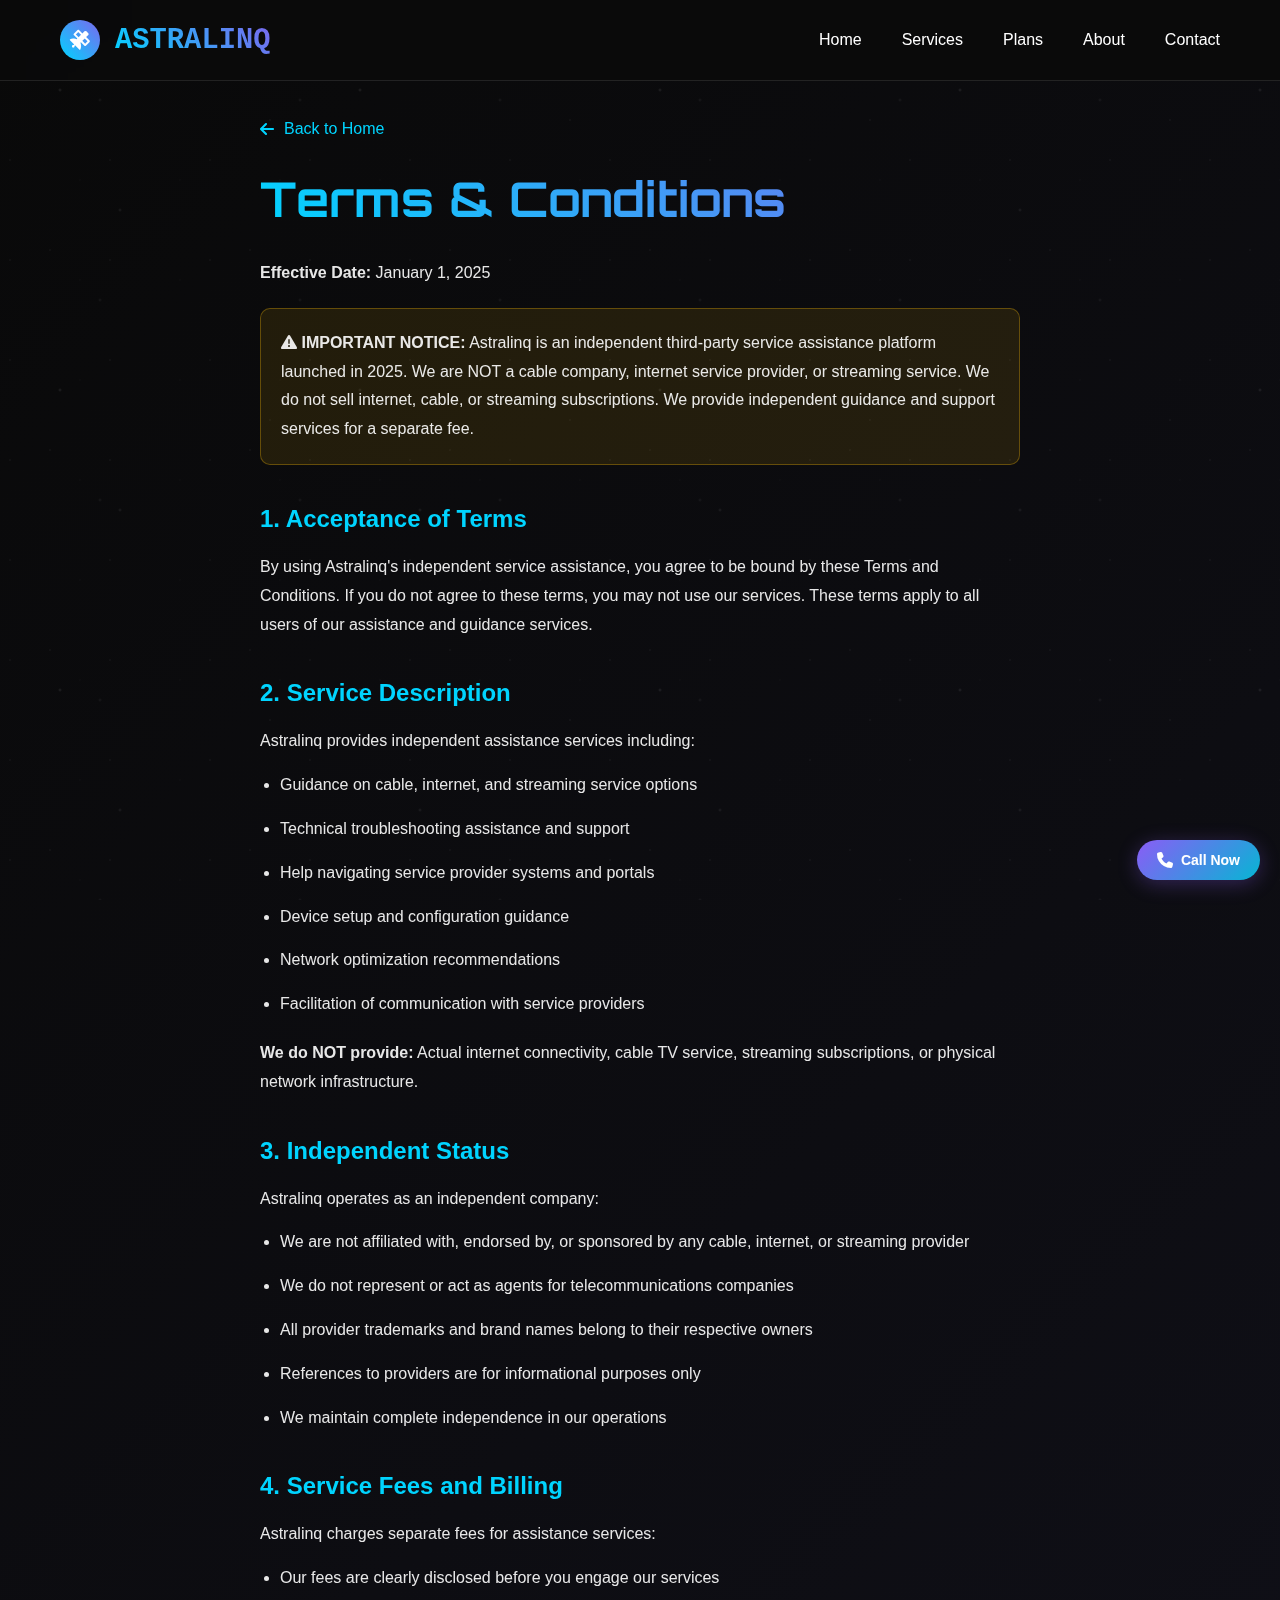
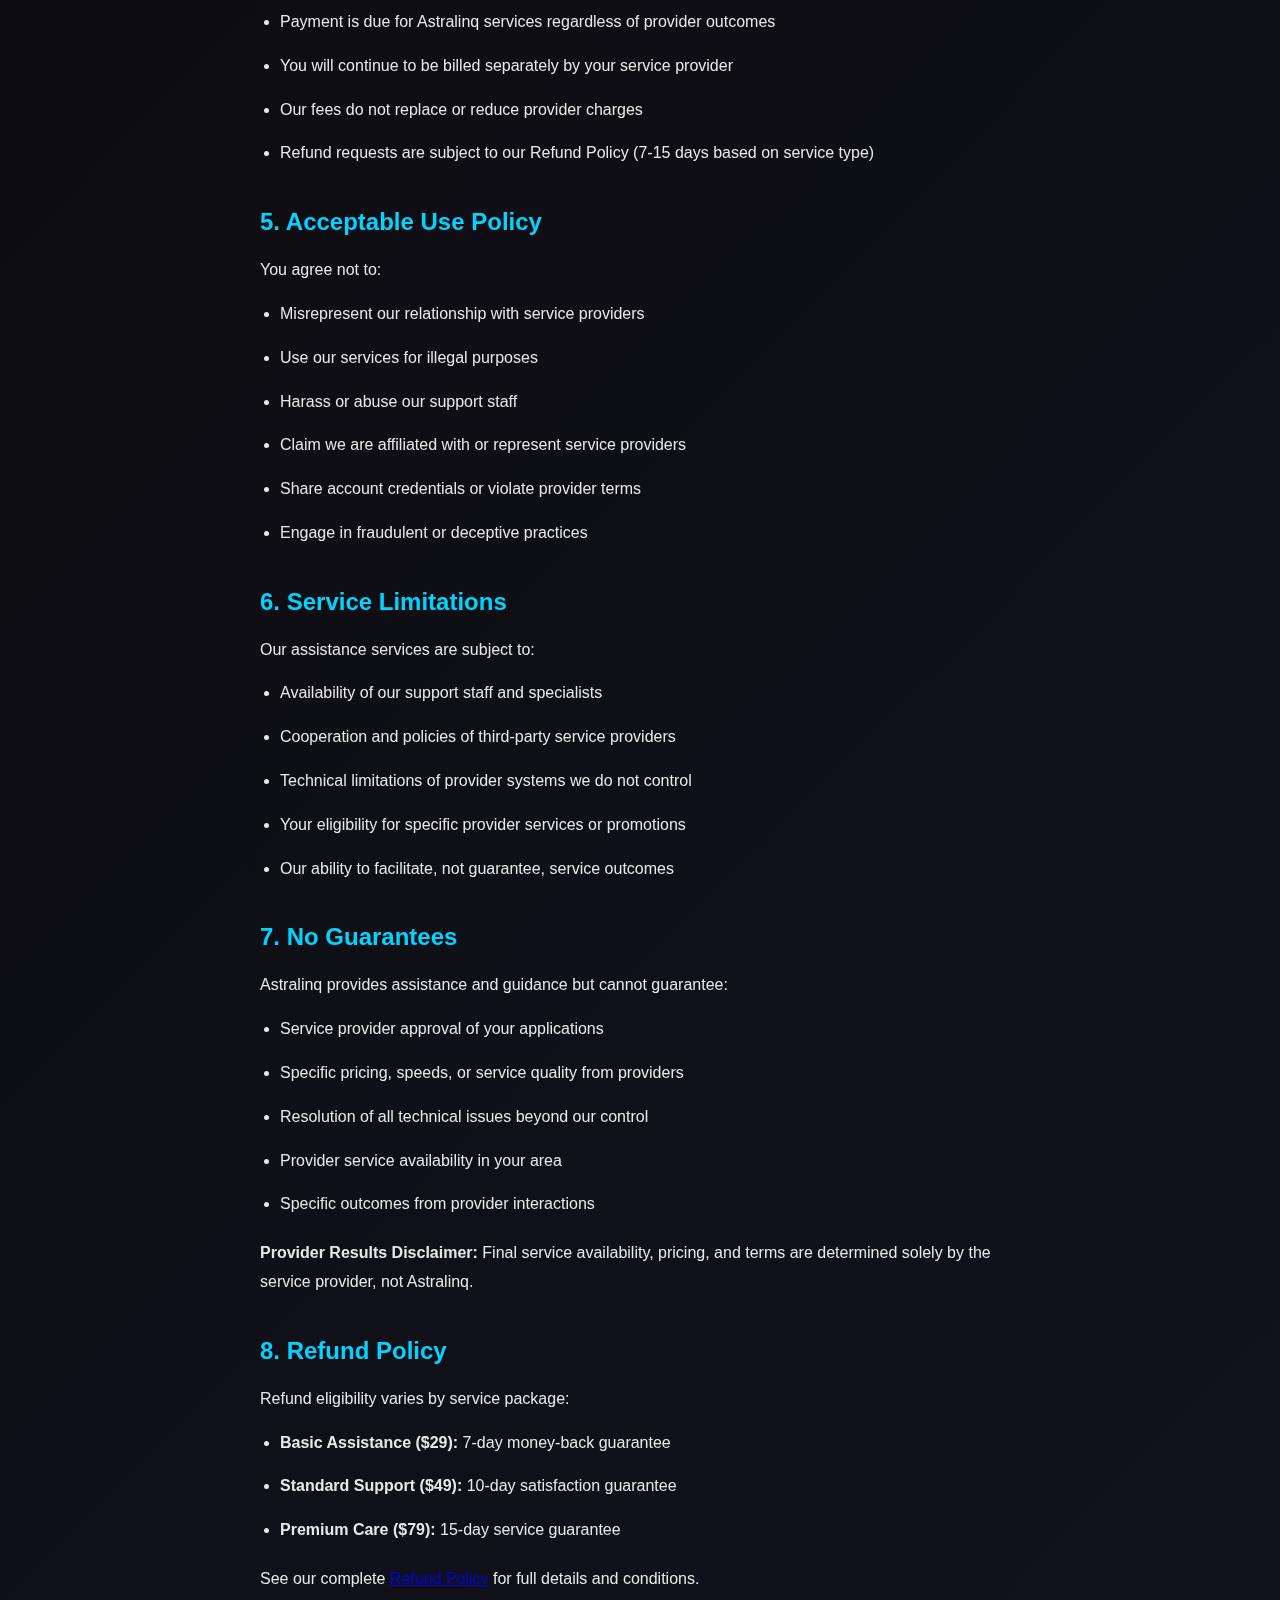
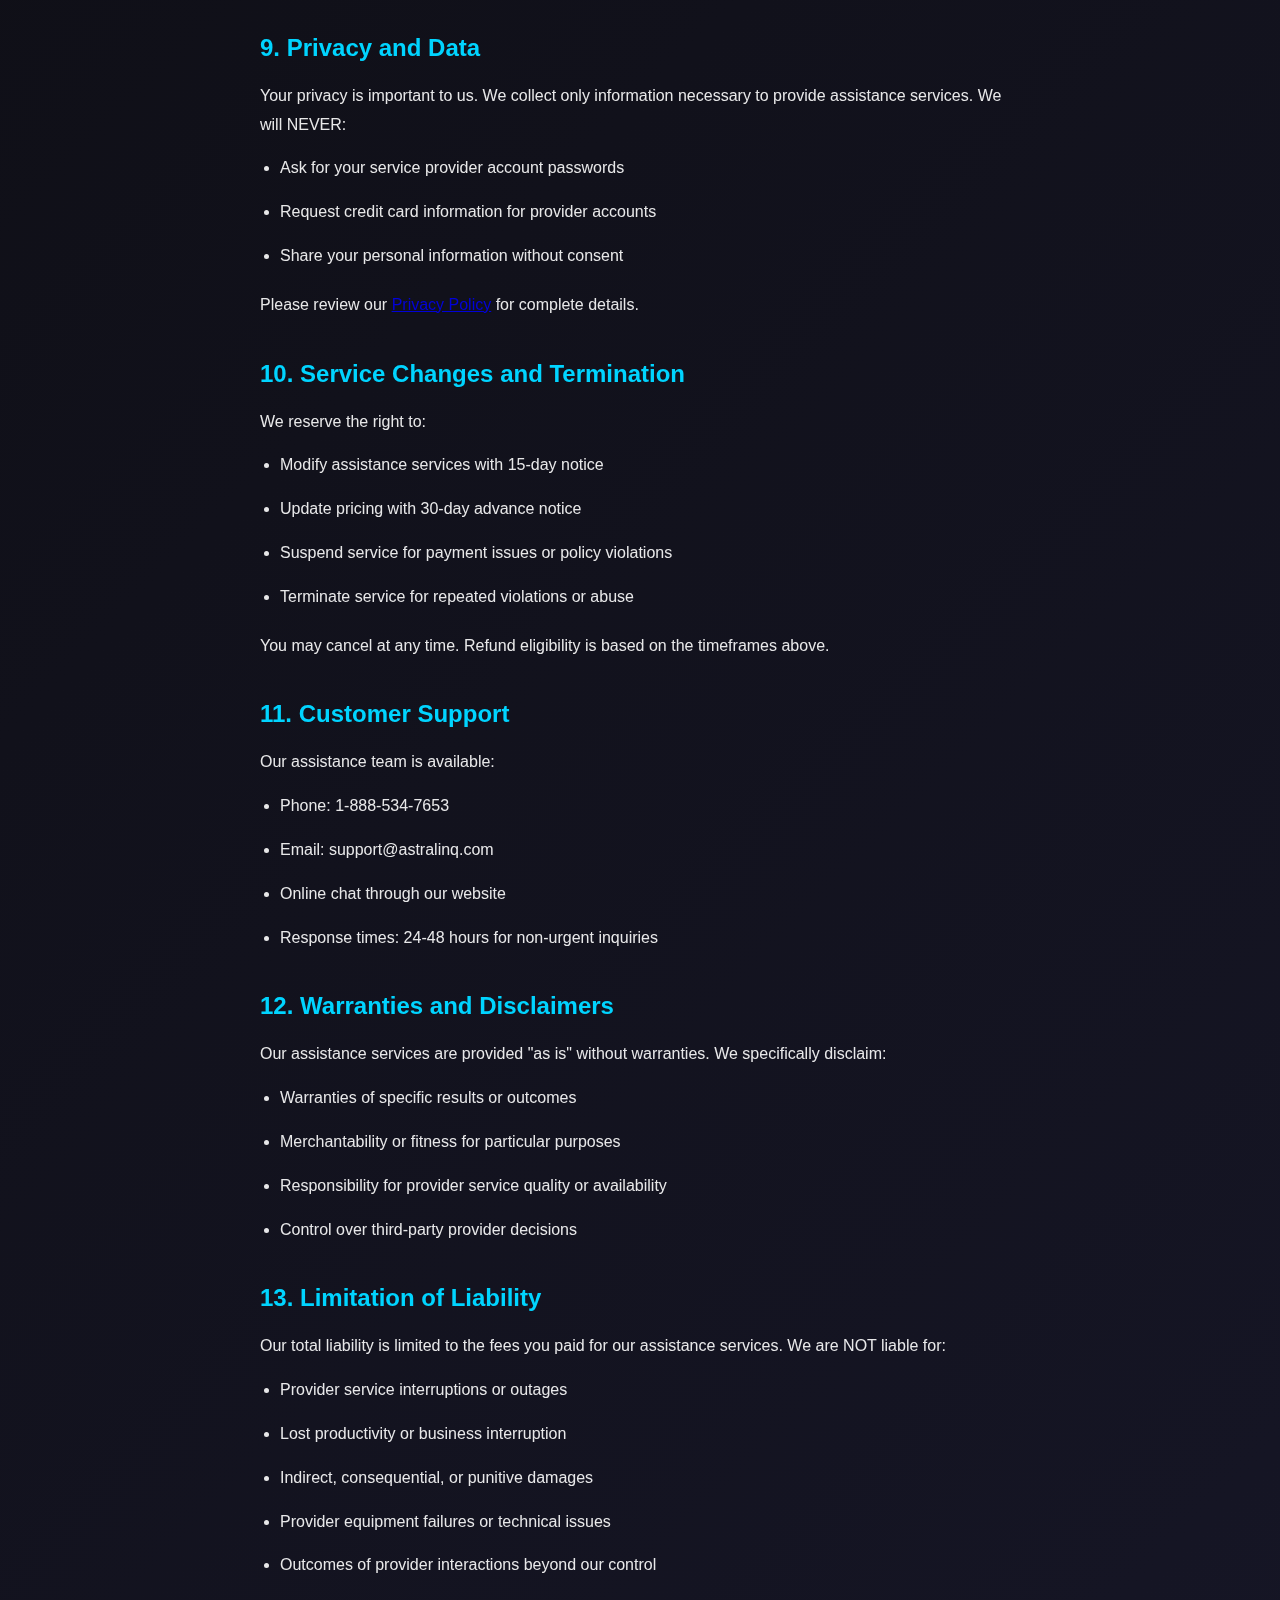
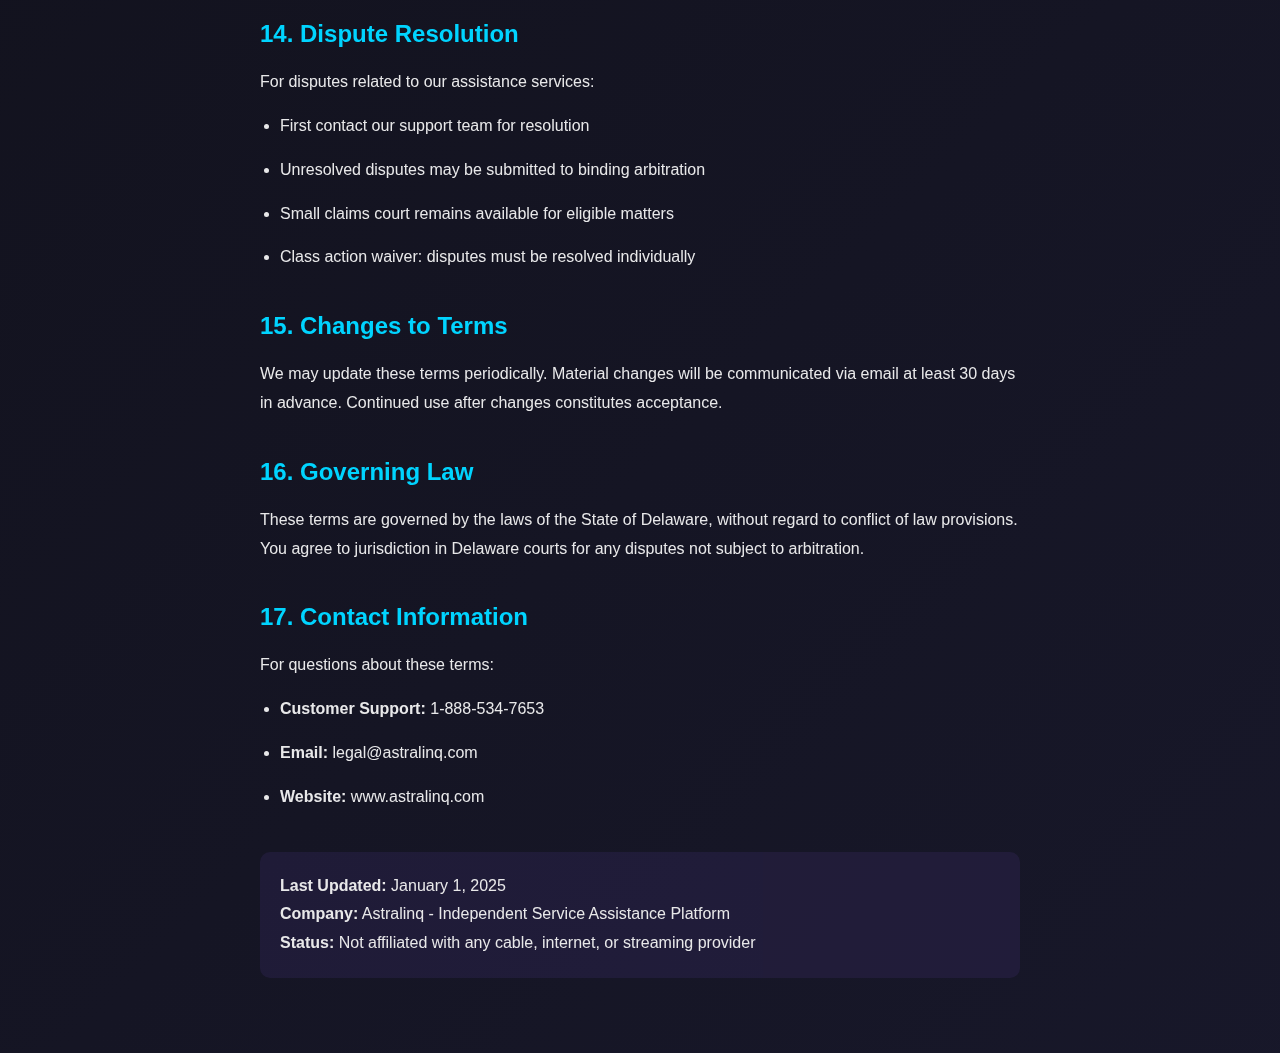
<file: terms.html>
<!DOCTYPE html>
<html lang="en">
<head>
    <meta charset="UTF-8">
    <meta name="viewport" content="width=device-width, initial-scale=1.0">
    <title>Terms & Conditions - Astralinq Independent Service Assistance</title>
    <link rel="stylesheet" href="style.css">
    <link href="https://cdnjs.cloudflare.com/ajax/libs/font-awesome/6.4.0/css/all.min.css" rel="stylesheet">
    <link href="https://fonts.googleapis.com/css2?family=Orbitron:wght@400;700;900&family=Exo+2:wght@300;400;500;600;700&display=swap" rel="stylesheet">
    <style>
        .legal-page {
            padding: 120px 0 60px;
            min-height: 100vh;
            background: linear-gradient(135deg, rgba(10, 10, 10, 0.9) 0%, rgba(26, 26, 46, 0.9) 100%);
        }
        .legal-content {
            max-width: 800px;
            margin: 0 auto;
            padding: 0 20px;
        }
        .legal-content h1 {
            font-family: 'Orbitron', monospace;
            font-size: 3rem;
            margin-bottom: 30px;
            background: linear-gradient(45deg, #00d4ff, #7b68ee);
            -webkit-background-clip: text;
            -webkit-text-fill-color: transparent;
            background-clip: text;
        }
        .legal-content h2 {
            color: #00d4ff;
            margin: 40px 0 20px;
            font-size: 1.5rem;
        }
        .legal-content p, .legal-content li {
            line-height: 1.8;
            margin-bottom: 15px;
            opacity: 0.9;
        }
        .legal-content ul {
            padding-left: 20px;
            margin-bottom: 20px;
        }
        .back-btn {
            display: inline-flex;
            align-items: center;
            gap: 10px;
            color: #00d4ff;
            text-decoration: none;
            margin-bottom: 30px;
            transition: all 0.3s ease;
        }
        .back-btn:hover {
            transform: translateX(-5px);
        }
    </style>
</head>
<body>
    <!-- Stars Background -->
    <div class="stars" id="stars1"></div>
    <div class="stars" id="stars2"></div>
    <div class="stars" id="stars3"></div>

    <!-- Navigation -->
    <nav class="navbar">
        <div class="nav-container">
            <div class="logo">
                <div class="logo-icon">
                    <i class="fas fa-satellite"></i>
                </div>
                <span class="logo-text">ASTRALINQ</span>
            </div>
            <ul class="nav-menu">
                <li><a href="index.html" class="nav-link">Home</a></li>
                <li><a href="index.html#services" class="nav-link">Services</a></li>
                <li><a href="index.html#plans" class="nav-link">Plans</a></li>
                <li><a href="index.html#about" class="nav-link">About</a></li>
                <li><a href="index.html#contact" class="nav-link">Contact</a></li>
            </ul>
        </div>
    </nav>

    <div class="legal-page">
        <div class="legal-content">
            <a href="index.html" class="back-btn">
                <i class="fas fa-arrow-left"></i>
                Back to Home
            </a>
            
            <h1>Terms & Conditions</h1>
            <p><strong>Effective Date:</strong> January 1, 2025</p>
            
            <div style="background: rgba(255, 193, 7, 0.1); border: 1px solid rgba(255, 193, 7, 0.3); border-radius: 10px; padding: 20px; margin: 20px 0;">
                <p style="margin: 0;"><strong><i class="fas fa-exclamation-triangle"></i> IMPORTANT NOTICE:</strong> Astralinq is an independent third-party service assistance platform launched in 2025. We are NOT a cable company, internet service provider, or streaming service. We do not sell internet, cable, or streaming subscriptions. We provide independent guidance and support services for a separate fee.</p>
            </div>
            
            <h2>1. Acceptance of Terms</h2>
            <p>By using Astralinq's independent service assistance, you agree to be bound by these Terms and Conditions. If you do not agree to these terms, you may not use our services. These terms apply to all users of our assistance and guidance services.</p>

            <h2>2. Service Description</h2>
            <p>Astralinq provides independent assistance services including:</p>
            <ul>
                <li>Guidance on cable, internet, and streaming service options</li>
                <li>Technical troubleshooting assistance and support</li>
                <li>Help navigating service provider systems and portals</li>
                <li>Device setup and configuration guidance</li>
                <li>Network optimization recommendations</li>
                <li>Facilitation of communication with service providers</li>
            </ul>
            <p><strong>We do NOT provide:</strong> Actual internet connectivity, cable TV service, streaming subscriptions, or physical network infrastructure.</p>

            <h2>3. Independent Status</h2>
            <p>Astralinq operates as an independent company:</p>
            <ul>
                <li>We are not affiliated with, endorsed by, or sponsored by any cable, internet, or streaming provider</li>
                <li>We do not represent or act as agents for telecommunications companies</li>
                <li>All provider trademarks and brand names belong to their respective owners</li>
                <li>References to providers are for informational purposes only</li>
                <li>We maintain complete independence in our operations</li>
            </ul>

            <h2>4. Service Fees and Billing</h2>
            <p>Astralinq charges separate fees for assistance services:</p>
            <ul>
                <li>Our fees are clearly disclosed before you engage our services</li>
                <li>Payment is due for Astralinq services regardless of provider outcomes</li>
                <li>You will continue to be billed separately by your service provider</li>
                <li>Our fees do not replace or reduce provider charges</li>
                <li>Refund requests are subject to our Refund Policy (7-15 days based on service type)</li>
            </ul>

            <h2>5. Acceptable Use Policy</h2>
            <p>You agree not to:</p>
            <ul>
                <li>Misrepresent our relationship with service providers</li>
                <li>Use our services for illegal purposes</li>
                <li>Harass or abuse our support staff</li>
                <li>Claim we are affiliated with or represent service providers</li>
                <li>Share account credentials or violate provider terms</li>
                <li>Engage in fraudulent or deceptive practices</li>
            </ul>

            <h2>6. Service Limitations</h2>
            <p>Our assistance services are subject to:</p>
            <ul>
                <li>Availability of our support staff and specialists</li>
                <li>Cooperation and policies of third-party service providers</li>
                <li>Technical limitations of provider systems we do not control</li>
                <li>Your eligibility for specific provider services or promotions</li>
                <li>Our ability to facilitate, not guarantee, service outcomes</li>
            </ul>

            <h2>7. No Guarantees</h2>
            <p>Astralinq provides assistance and guidance but cannot guarantee:</p>
            <ul>
                <li>Service provider approval of your applications</li>
                <li>Specific pricing, speeds, or service quality from providers</li>
                <li>Resolution of all technical issues beyond our control</li>
                <li>Provider service availability in your area</li>
                <li>Specific outcomes from provider interactions</li>
            </ul>
            <p><strong>Provider Results Disclaimer:</strong> Final service availability, pricing, and terms are determined solely by the service provider, not Astralinq.</p>

            <h2>8. Refund Policy</h2>
            <p>Refund eligibility varies by service package:</p>
            <ul>
                <li><strong>Basic Assistance ($29):</strong> 7-day money-back guarantee</li>
                <li><strong>Standard Support ($49):</strong> 10-day satisfaction guarantee</li>
                <li><strong>Premium Care ($79):</strong> 15-day service guarantee</li>
            </ul>
            <p>See our complete <a href="refund.html">Refund Policy</a> for full details and conditions.</p>

            <h2>9. Privacy and Data</h2>
            <p>Your privacy is important to us. We collect only information necessary to provide assistance services. We will NEVER:</p>
            <ul>
                <li>Ask for your service provider account passwords</li>
                <li>Request credit card information for provider accounts</li>
                <li>Share your personal information without consent</li>
            </ul>
            <p>Please review our <a href="privacy.html">Privacy Policy</a> for complete details.</p>

            <h2>10. Service Changes and Termination</h2>
            <p>We reserve the right to:</p>
            <ul>
                <li>Modify assistance services with 15-day notice</li>
                <li>Update pricing with 30-day advance notice</li>
                <li>Suspend service for payment issues or policy violations</li>
                <li>Terminate service for repeated violations or abuse</li>
            </ul>
            <p>You may cancel at any time. Refund eligibility is based on the timeframes above.</p>

            <h2>11. Customer Support</h2>
            <p>Our assistance team is available:</p>
            <ul>
                <li>Phone: 1-888-534-7653</li>
                <li>Email: support@astralinq.com</li>
                <li>Online chat through our website</li>
                <li>Response times: 24-48 hours for non-urgent inquiries</li>
            </ul>

            <h2>12. Warranties and Disclaimers</h2>
            <p>Our assistance services are provided "as is" without warranties. We specifically disclaim:</p>
            <ul>
                <li>Warranties of specific results or outcomes</li>
                <li>Merchantability or fitness for particular purposes</li>
                <li>Responsibility for provider service quality or availability</li>
                <li>Control over third-party provider decisions</li>
            </ul>

            <h2>13. Limitation of Liability</h2>
            <p>Our total liability is limited to the fees you paid for our assistance services. We are NOT liable for:</p>
            <ul>
                <li>Provider service interruptions or outages</li>
                <li>Lost productivity or business interruption</li>
                <li>Indirect, consequential, or punitive damages</li>
                <li>Provider equipment failures or technical issues</li>
                <li>Outcomes of provider interactions beyond our control</li>
            </ul>

            <h2>14. Dispute Resolution</h2>
            <p>For disputes related to our assistance services:</p>
            <ul>
                <li>First contact our support team for resolution</li>
                <li>Unresolved disputes may be submitted to binding arbitration</li>
                <li>Small claims court remains available for eligible matters</li>
                <li>Class action waiver: disputes must be resolved individually</li>
            </ul>

            <h2>15. Changes to Terms</h2>
            <p>We may update these terms periodically. Material changes will be communicated via email at least 30 days in advance. Continued use after changes constitutes acceptance.</p>

            <h2>16. Governing Law</h2>
            <p>These terms are governed by the laws of the State of Delaware, without regard to conflict of law provisions. You agree to jurisdiction in Delaware courts for any disputes not subject to arbitration.</p>

            <h2>17. Contact Information</h2>
            <p>For questions about these terms:</p>
            <ul>
                <li><strong>Customer Support:</strong> 1-888-534-7653</li>
                <li><strong>Email:</strong> legal@astralinq.com</li>
                <li><strong>Website:</strong> www.astralinq.com</li>
            </ul>
            
            <p style="margin-top: 40px; padding: 20px; background: rgba(139, 92, 246, 0.1); border-radius: 10px;">
                <strong>Last Updated:</strong> January 1, 2025<br>
                <strong>Company:</strong> Astralinq - Independent Service Assistance Platform<br>
                <strong>Status:</strong> Not affiliated with any cable, internet, or streaming provider
            </p>
        </div>
    </div>

    <!-- Sticky Call Button -->
    <div class="sticky-call-btn">
        <a href="tel:+18885347653">
            <i class="fas fa-phone"></i>
            <span>Call Now</span>
        </a>
    </div>
</body>
</html>
</file>
<file: style.css>
/* Reset and Base Styles */
* {
    margin: 0;
    padding: 0;
    box-sizing: border-box;
}

body {
    font-family: 'Inter', sans-serif;
    background: #000;
    color: #fff;
    overflow-x: hidden;
    min-height: 100vh;
    visibility: visible;
}

/* Preloader */
#preloader {
    position: fixed;
    top: 0;
    left: 0;
    width: 100%;
    height: 100%;
    background: linear-gradient(135deg, #0a0a0a 0%, #1a1a2e 100%);
    display: flex;
    justify-content: center;
    align-items: center;
    z-index: 10000;
    transition: opacity 0.5s ease-in-out;
}

.preloader-content {
    text-align: center;
}

.logo-animation {
    position: relative;
    width: 120px;
    height: 120px;
    margin: 0 auto 30px;
}

.logo-ring {
    position: absolute;
    border: 2px solid transparent;
    border-radius: 50%;
    animation: rotate 3s linear infinite;
}

.logo-ring:nth-child(1) {
    width: 120px;
    height: 120px;
    border-top-color: #00d4ff;
    animation-duration: 2s;
}

.logo-ring:nth-child(2) {
    width: 80px;
    height: 80px;
    top: 20px;
    left: 20px;
    border-right-color: #7b68ee;
    animation-duration: 1.5s;
    animation-direction: reverse;
}

.logo-ring:nth-child(3) {
    width: 40px;
    height: 40px;
    top: 40px;
    left: 40px;
    border-bottom-color: #ff6b6b;
    animation-duration: 1s;
}

.logo-center {
    position: absolute;
    top: 50%;
    left: 50%;
    transform: translate(-50%, -50%);
    font-size: 40px;
    color: #00d4ff;
    animation: pulse 2s ease-in-out infinite;
}

.loading-text {
    font-family: 'Space Grotesk', sans-serif;
    font-size: 2.5rem;
    font-weight: 700;
    background: linear-gradient(45deg, #00d4ff, #7b68ee, #ff6b6b);
    -webkit-background-clip: text;
    -webkit-text-fill-color: transparent;
    background-clip: text;
    margin-bottom: 30px;
    letter-spacing: 5px;
}

.loading-bar {
    width: 300px;
    height: 4px;
    background: rgba(255, 255, 255, 0.1);
    border-radius: 2px;
    overflow: hidden;
    margin: 0 auto;
}

.loading-progress {
    height: 100%;
    background: linear-gradient(90deg, #00d4ff, #7b68ee);
    border-radius: 2px;
    animation: loading 3s ease-in-out infinite;
}

@keyframes rotate {
    0% { transform: rotate(0deg); }
    100% { transform: rotate(360deg); }
}

@keyframes pulse {
    0%, 100% { transform: translate(-50%, -50%) scale(1); }
    50% { transform: translate(-50%, -50%) scale(1.1); }
}

@keyframes loading {
    0% { width: 0%; }
    50% { width: 70%; }
    100% { width: 100%; }
}

/* Background Video - Hero Section Only */
#bg-video {
    position: absolute;
    top: 0;
    left: 0;
    width: 100%;
    height: 100%;
    object-fit: cover;
    z-index: -1;
    opacity: 0.7;
}

/* Stars Animation */
.stars {
    position: fixed;
    top: 0;
    left: 0;
    width: 100%;
    height: 100%;
    pointer-events: none;
    z-index: -2;
}

#stars1 {
    background-image: 
        radial-gradient(2px 2px at 20% 30%, #fff, transparent),
        radial-gradient(2px 2px at 40% 70%, rgba(255, 255, 255, 0.8), transparent),
        radial-gradient(1px 1px at 90% 40%, #fff, transparent);
    background-repeat: repeat;
    background-size: 300px 300px;
    animation: zoom 20s infinite linear;
}

#stars2 {
    background-image: 
        radial-gradient(1px 1px at 25% 25%, #fff, transparent),
        radial-gradient(2px 2px at 50% 50%, rgba(255, 255, 255, 0.6), transparent);
    background-repeat: repeat;
    background-size: 200px 200px;
    animation: zoom 40s infinite linear;
}

#stars3 {
    background-image: 
        radial-gradient(1px 1px at 10% 60%, #fff, transparent),
        radial-gradient(1px 1px at 80% 80%, rgba(255, 255, 255, 0.4), transparent);
    background-repeat: repeat;
    background-size: 100px 100px;
    animation: zoom 60s infinite linear;
}

@keyframes zoom {
    from { transform: translateZ(0px); opacity: 1; }
    to { transform: translateZ(1000px); opacity: 0; }
}

/* Navigation */
.navbar {
    position: fixed;
    top: 0;
    width: 100%;
    background: rgba(10, 10, 10, 0.9);
    backdrop-filter: blur(10px);
    border-bottom: 1px solid rgba(255, 255, 255, 0.1);
    z-index: 1000;
    transition: all 0.3s ease;
}

.nav-container {
    max-width: 1200px;
    margin: 0 auto;
    padding: 0 20px;
    display: flex;
    justify-content: space-between;
    align-items: center;
    height: 80px;
}

.logo {
    display: flex;
    align-items: center;
    gap: 15px;
}

.logo-icon {
    width: 40px;
    height: 40px;
    background: linear-gradient(45deg, #00d4ff, #7b68ee);
    border-radius: 50%;
    display: flex;
    align-items: center;
    justify-content: center;
    font-size: 20px;
    animation: logoFloat 3s ease-in-out infinite;
}

.logo-text {
    font-family: 'JetBrains Mono', monospace;
    font-size: 1.8rem;
    font-weight: 700;
    background: linear-gradient(45deg, #00d4ff, #7b68ee);
    -webkit-background-clip: text;
    -webkit-text-fill-color: transparent;
    background-clip: text;
}

@keyframes logoFloat {
    0%, 100% { transform: translateY(0px) rotate(0deg); }
    50% { transform: translateY(-5px) rotate(180deg); }
}

.nav-menu {
    display: flex;
    list-style: none;
    gap: 40px;
}

.nav-link {
    color: #fff;
    text-decoration: none;
    font-weight: 500;
    position: relative;
    transition: color 0.3s ease;
}

.nav-link::after {
    content: '';
    position: absolute;
    bottom: -5px;
    left: 0;
    width: 0;
    height: 2px;
    background: linear-gradient(45deg, #00d4ff, #7b68ee);
    transition: width 0.3s ease;
}

.nav-link:hover {
    color: #00d4ff;
}

.nav-link:hover::after {
    width: 100%;
}

.hamburger {
    display: none;
    flex-direction: column;
    cursor: pointer;
}

.bar {
    width: 25px;
    height: 3px;
    background: #fff;
    margin: 3px 0;
    transition: 0.3s;
}

/* Disclosure Banner */
.disclosure-banner {
    position: fixed;
    top: 80px;
    width: 100%;
    background: linear-gradient(135deg, rgba(0, 212, 255, 0.15), rgba(123, 104, 238, 0.15));
    backdrop-filter: blur(10px);
    border-bottom: 2px solid rgba(0, 212, 255, 0.3);
    border-top: 1px solid rgba(255, 255, 255, 0.1);
    z-index: 999;
    padding: 15px 0;
    animation: slideDown 0.5s ease-out;
}

.disclosure-banner .container {
    max-width: 1200px;
    margin: 0 auto;
    padding: 0 20px;
}

.disclosure-banner p {
    margin: 0;
    font-size: 0.95rem;
    line-height: 1.6;
    color: #fff;
    text-align: center;
}

.disclosure-banner i {
    color: #00d4ff;
    margin-right: 8px;
    font-size: 1.1rem;
}

.disclosure-banner strong {
    color: #00d4ff;
    font-weight: 600;
}

@keyframes slideDown {
    from {
        transform: translateY(-100%);
        opacity: 0;
    }
    to {
        transform: translateY(0);
        opacity: 1;
    }
}

/* Hero Section */
.hero {
    height: 100vh;
    display: flex;
    align-items: center;
    justify-content: center;
    position: relative;
    overflow: hidden;
}

/* Background Video */
#bg-video {
    position: absolute;
    top: 50%;
    left: 50%;
    min-width: 100%;
    min-height: 100%;
    width: auto;
    height: auto;
    transform: translate(-50%, -50%);
    z-index: 1;
    object-fit: cover;
}

/* Dark Overlay */
.hero::before {
    content: '';
    position: absolute;
    top: 0;
    left: 0;
    right: 0;
    bottom: 0;
    background: linear-gradient(135deg, rgba(0, 0, 0, 0.7) 0%, rgba(26, 26, 46, 0.8) 50%, rgba(16, 33, 62, 0.75) 100%);
    z-index: 2;
}

.hero-container {
    display: grid;
    grid-template-columns: 1fr 1fr;
    gap: 60px;
    max-width: 1400px;
    width: 100%;
    padding: 0 40px;
    z-index: 3;
    position: relative;
    align-items: center;
}

/* Left Side - Content */
.hero-content {
    display: flex;
    flex-direction: column;
    gap: 25px;
    max-width: 600px;
}

.hero-title {
    font-family: 'Space Grotesk', sans-serif;
    font-size: 4rem;
    font-weight: 700;
    color: #ffffff;
    line-height: 1.1;
    text-shadow: 2px 2px 4px rgba(0, 0, 0, 0.3);
}

.hero-title .highlight {
    background: linear-gradient(45deg, #00d4ff, #0099cc, #7b68ee);
    background-size: 200% 200%;
    -webkit-background-clip: text;
    -webkit-text-fill-color: transparent;
    background-clip: text;
    animation: gradientShift 3s ease-in-out infinite;
}

@keyframes gradientShift {
    0%, 100% { background-position: 0% 50%; }
    50% { background-position: 100% 50%; }
}

.hero-subtitle {
    font-size: 1.3rem;
    color: rgba(255, 255, 255, 0.85);
    line-height: 1.6;
    font-weight: 400;
}

.hero-disclaimer {
    background: rgba(255, 193, 7, 0.15);
    border: 1px solid rgba(255, 193, 7, 0.4);
    border-radius: 12px;
    padding: 16px 20px;
    margin: 20px 0;
    font-size: 0.95rem;
    line-height: 1.6;
    color: rgba(255, 255, 255, 0.95);
    backdrop-filter: blur(10px);
    display: flex;
    align-items: flex-start;
    gap: 10px;
}

.hero-disclaimer i {
    color: #ffc107;
    margin-top: 2px;
    font-size: 1.1rem;
    flex-shrink: 0;
}

.hero-disclaimer strong {
    color: #ffc107;
}

.hero-cta-btn {
    display: inline-flex;
    align-items: center;
    gap: 12px;
    background: linear-gradient(45deg, #00d4ff, #0099cc);
    color: white;
    border: none;
    padding: 18px 35px;
    border-radius: 50px;
    font-size: 1.1rem;
    font-weight: 600;
    cursor: pointer;
    transition: all 0.3s ease;
    text-transform: uppercase;
    letter-spacing: 0.5px;
    box-shadow: 0 10px 30px rgba(0, 212, 255, 0.3);
    align-self: flex-start;
}

.hero-cta-btn:hover {
    transform: translateY(-3px);
    box-shadow: 0 15px 40px rgba(0, 212, 255, 0.4);
    background: linear-gradient(45deg, #0099cc, #00d4ff);
}

.hero-cta-btn i {
    font-size: 1rem;
    transition: transform 0.3s ease;
}

.hero-cta-btn:hover i {
    transform: translateX(3px);
}

/* Right Side - TV Structure */
.hero-tv-container {
    display: flex;
    align-items: center;
    justify-content: center;
    position: relative;
}

.tv-frame {
    position: relative;
    background: linear-gradient(145deg, #2c2c2c, #1a1a1a);
    border-radius: 20px;
    padding: 25px;
    box-shadow: 
        0 0 50px rgba(0, 0, 0, 0.8),
        inset 0 0 20px rgba(255, 255, 255, 0.1);
    transform: perspective(1000px) rotateY(-5deg) rotateX(2deg);
    transition: all 0.3s ease;
}

.tv-frame:hover {
    transform: perspective(1000px) rotateY(-2deg) rotateX(1deg) scale(1.02);
}

.tv-screen {
    width: 400px;
    height: 225px;
    border-radius: 15px;
    overflow: hidden;
    position: relative;
    background: #000;
    box-shadow: inset 0 0 30px rgba(0, 0, 0, 0.8);
}

.tv-video {
    width: 100%;
    height: 100%;
    object-fit: cover;
    border-radius: 15px;
}

.tv-screen::after {
    content: '';
    position: absolute;
    top: 0;
    left: 0;
    right: 0;
    bottom: 0;
    background: linear-gradient(
        90deg, 
        transparent 0%, 
        rgba(255, 255, 255, 0.05) 50%, 
        transparent 100%
    );
    pointer-events: none;
    animation: screenGlow 4s ease-in-out infinite;
}

@keyframes screenGlow {
    0%, 100% { opacity: 0.3; }
    50% { opacity: 0.8; }
}

.tv-stand {
    display: flex;
    justify-content: center;
    margin-top: 15px;
}

.tv-base {
    width: 150px;
    height: 20px;
    background: linear-gradient(145deg, #333, #1a1a1a);
    border-radius: 10px;
    position: relative;
    box-shadow: 0 5px 15px rgba(0, 0, 0, 0.3);
}

.tv-base::before {
    content: '';
    position: absolute;
    top: -15px;
    left: 50%;
    transform: translateX(-50%);
    width: 30px;
    height: 15px;
    background: linear-gradient(145deg, #333, #1a1a1a);
    border-radius: 5px;
}

/* Hero Section Responsive Design */
@media (max-width: 968px) {
    .hero-container {
        grid-template-columns: 1fr;
        gap: 40px;
        text-align: center;
    }
    
    .hero-title {
        font-size: 3.5rem;
    }
    
    .hero-subtitle {
        font-size: 1.2rem;
    }
    
    .tv-frame {
        transform: perspective(1000px) rotateY(0deg) rotateX(0deg);
        margin-top: 20px;
    }
    
    .tv-screen {
        width: 350px;
        height: 197px;
    }
}

@media (max-width: 768px) {
    .hero {
        height: auto;
        min-height: 100vh;
        padding: 100px 0 80px;
    }
    
    .hero-container {
        padding: 0 20px;
        gap: 30px;
    }
    
    .hero-content {
        align-items: center;
        text-align: center;
    }
    
    .hero-title {
        font-size: 2.5rem;
    }
    
    .hero-subtitle {
        font-size: 1rem;
    }
    
    .hero-cta-btn {
        padding: 14px 28px;
        font-size: 0.95rem;
        align-self: center;
    }
    
    .tv-screen {
        width: 240px;
        height: 135px;
    }
    
    .tv-frame {
        padding: 15px;
    }
    
    .hero-stats {
        gap: 20px;
        padding: 10px 18px;
        bottom: 15px;
    }
    
    .stat-number {
        font-size: 1.2rem;
    }
    
    .stat-label {
        font-size: 0.65rem;
    }
}

@media (max-width: 480px) {
    .hero {
        padding: 90px 0 70px;
    }
    
    .hero-title {
        font-size: 2rem;
    }
    
    .hero-subtitle {
        font-size: 0.9rem;
    }
    
    .tv-screen {
        width: 260px;
        height: 146px;
    }
    
    .tv-frame {
        padding: 15px;
    }
}

.hero-buttons {
    display: flex;
    gap: 20px;
    justify-content: center;
    flex-wrap: wrap;
}

.btn-primary, .btn-secondary {
    padding: 15px 30px;
    border: none;
    border-radius: 50px;
    font-size: 1rem;
    font-weight: 600;
    cursor: pointer;
    transition: all 0.3s ease;
    display: flex;
    align-items: center;
    gap: 10px;
    position: relative;
    overflow: hidden;
}

.btn-primary {
    background: linear-gradient(45deg, #00d4ff, #7b68ee);
    color: #fff;
}

.btn-primary::before {
    content: '';
    position: absolute;
    top: 0;
    left: -100%;
    width: 100%;
    height: 100%;
    background: linear-gradient(90deg, transparent, rgba(255, 255, 255, 0.2), transparent);
    transition: left 0.5s;
}

.btn-primary:hover::before {
    left: 100%;
}

.btn-secondary {
    background: transparent;
    color: #fff;
    border: 2px solid #00d4ff;
}

.btn-secondary:hover {
    background: #00d4ff;
    transform: translateY(-2px);
    box-shadow: 0 10px 20px rgba(0, 212, 255, 0.3);
}

/* Floating Objects */
.floating-objects {
    position: absolute;
    width: 100%;
    height: 100%;
    overflow: hidden;
    pointer-events: none;
}

.floating-satellite,
.floating-planet,
.floating-asteroid {
    position: absolute;
    opacity: 0.6;
}

.floating-satellite {
    width: 60px;
    height: 60px;
    background: linear-gradient(45deg, #00d4ff, #7b68ee);
    border-radius: 50%;
    top: 20%;
    left: 10%;
    animation: float1 6s ease-in-out infinite;
}

.floating-planet {
    width: 80px;
    height: 80px;
    background: radial-gradient(circle at 30% 30%, #ff6b6b, #8b5cf6);
    border-radius: 50%;
    top: 60%;
    right: 15%;
    animation: float2 8s ease-in-out infinite;
}

.floating-asteroid {
    width: 40px;
    height: 40px;
    background: linear-gradient(45deg, #fbbf24, #f59e0b);
    border-radius: 30% 70% 70% 30% / 30% 30% 70% 70%;
    top: 30%;
    right: 30%;
    animation: float3 4s ease-in-out infinite;
}

@keyframes float1 {
    0%, 100% { transform: translateY(0px) rotate(0deg); }
    50% { transform: translateY(-20px) rotate(180deg); }
}

@keyframes float2 {
    0%, 100% { transform: translateX(0px) rotate(0deg); }
    50% { transform: translateX(-30px) rotate(360deg); }
}

@keyframes float3 {
    0%, 100% { transform: translateY(0px) translateX(0px) rotate(0deg); }
    25% { transform: translateY(-15px) translateX(15px) rotate(90deg); }
    75% { transform: translateY(15px) translateX(-15px) rotate(270deg); }
}

/* Sections */
.container {
    max-width: 1200px;
    margin: 0 auto;
    padding: 0 20px;
}

.section-title {
    font-family: 'Orbitron', monospace;
    font-size: 3rem;
    text-align: center;
    margin-bottom: 60px;
    background: linear-gradient(45deg, #00d4ff, #7b68ee);
    -webkit-background-clip: text;
    -webkit-text-fill-color: transparent;
    background-clip: text;
}

/* Services Section */
.services {
    padding: 100px 0;
    background: linear-gradient(135deg, rgba(10, 10, 10, 0.9) 0%, rgba(26, 26, 46, 0.9) 100%);
}

.services-grid {
    display: grid;
    grid-template-columns: repeat(4, 1fr); /* Show 3 cards per row */
    gap: 30px;
}

.service-card {
    background: rgba(255, 255, 255, 0.05);
    backdrop-filter: blur(10px);
    border: 1px solid rgba(255, 255, 255, 0.1);
    border-radius: 20px;
    padding: 40px 30px;
    text-align: center;
    position: relative;
    overflow: hidden;
    transition: all 0.3s ease;
}

.service-card:hover {
    transform: translateY(-10px);
    border-color: #00d4ff;
    box-shadow: 0 20px 40px rgba(0, 212, 255, 0.2);
}

.service-icon {
    width: 80px;
    height: 80px;
    background: linear-gradient(45deg, #00d4ff, #7b68ee);
    border-radius: 50%;
    display: flex;
    align-items: center;
    justify-content: center;
    font-size: 2rem;
    margin: 0 auto 30px;
    animation: iconPulse 3s ease-in-out infinite;
}

@keyframes iconPulse {
    0%, 100% { transform: scale(1); }
    50% { transform: scale(1.1); }
}

.service-card h3 {
    font-size: 1.5rem;
    margin-bottom: 20px;
    color: #00d4ff;
}

.service-card p {
    opacity: 0.8;
    line-height: 1.6;
}

.service-glow {
    position: absolute;
    top: -50%;
    left: -50%;
    width: 200%;
    height: 200%;
    background: conic-gradient(transparent, rgba(0, 212, 255, 0.1), transparent);
    animation: rotate 4s linear infinite;
    opacity: 0;
    transition: opacity 0.3s ease;
}

.service-card:hover .service-glow {
    opacity: 1;
}

/* Plans Section */
.plans {
    padding: 100px 0;
    background: linear-gradient(135deg, rgba(26, 26, 46, 0.9) 0%, rgba(10, 10, 10, 0.9) 100%);
}

.section-subtitle {
    text-align: center;
    max-width: 800px;
    margin: 0 auto 50px;
    font-size: 1.1rem;
    color: rgba(255, 255, 255, 0.8);
    line-height: 1.6;
}

.plans-grid {
    display: grid;
    grid-template-columns: repeat(3, 1fr); /* 3 cards per row */
    gap: 30px;
    max-width: 1000px;
    margin: 0 auto;
}

.plans-disclaimer {
    text-align: center;
    max-width: 900px;
    margin: 40px auto 0;
    padding: 20px;
    background: rgba(255, 193, 7, 0.1);
    border: 1px solid rgba(255, 193, 7, 0.3);
    border-radius: 8px;
    color: rgba(255, 255, 255, 0.9);
    font-size: 0.95rem;
    line-height: 1.6;
}

.plan-card {
    background: rgba(255, 255, 255, 0.05);
    backdrop-filter: blur(10px);
    border: 1px solid rgba(255, 255, 255, 0.1);
    border-radius: 20px;
    padding: 40px 30px;
    text-align: center;
    position: relative;
    transition: all 0.3s ease;
}

.plan-card.featured {
    transform: scale(1.05);
    border-color: #00d4ff;
    box-shadow: 0 20px 40px rgba(0, 212, 255, 0.3);
}

.plan-badge {
    position: absolute;
    top: -15px;
    left: 50%;
    transform: translateX(-50%);
    background: linear-gradient(45deg, #00d4ff, #7b68ee);
    color: #fff;
    padding: 8px 20px;
    border-radius: 20px;
    font-size: 0.9rem;
    font-weight: 600;
}

.plan-header h3 {
    font-family: 'Orbitron', monospace;
    font-size: 1.8rem;
    margin-bottom: 20px;
    color: #00d4ff;
}

.plan-price {
    margin-bottom: 30px;
}

.plan-price .currency {
    font-size: 1.2rem;
    vertical-align: top;
}

.plan-price .amount {
    font-size: 3rem;
    font-weight: 700;
    color: #fff;
}

.plan-price .period {
    font-size: 1rem;
    opacity: 0.7;
}

.plan-features {
    list-style: none;
    margin-bottom: 30px;
}

.plan-features li {
    display: flex;
    align-items: center;
    gap: 10px;
    margin-bottom: 15px;
    opacity: 0.9;
}

.plan-features .fa-check {
    color: #00d4ff;
}

.plan-btn {
    width: 100%;
    padding: 15px;
    background: linear-gradient(45deg, #00d4ff, #7b68ee);
    border: none;
    border-radius: 10px;
    color: #fff;
    font-size: 1.1rem;
    font-weight: 600;
    cursor: pointer;
    transition: all 0.3s ease;
    position: relative;
    overflow: hidden;
}

.plan-btn::before {
    content: '';
    position: absolute;
    top: 0;
    left: -100%;
    width: 100%;
    height: 100%;
    background: linear-gradient(90deg, transparent, rgba(255, 255, 255, 0.2), transparent);
    transition: left 0.5s;
}

.plan-btn:hover::before {
    left: 100%;
}

/* About Section - New Design */
.about {
    padding: 120px 0;
    background: linear-gradient(135deg, #0a0a0a 0%, #1a1a2e 50%, #16213e 100%);
    position: relative;
    min-height: 100vh;
    z-index: 1;
}

.about::before {
    content: '';
    position: absolute;
    top: 0;
    left: 0;
    right: 0;
    bottom: 0;
    background: radial-gradient(ellipse at center, rgba(0, 212, 255, 0.08) 0%, transparent 70%);
    pointer-events: none;
    z-index: 1;
}

.about .container {
    position: relative;
    z-index: 5;
}

.about-header {
    text-align: center;
    margin-bottom: 60px;
    position: relative;
    z-index: 10;
}

.about-header .section-title {
    font-size: 3rem;
    margin-bottom: 20px;
}

.about-subtitle {
    font-size: 1.3rem;
    color: rgba(255, 255, 255, 0.7);
    font-weight: 300;
}

.about-main {
    display: grid;
    grid-template-columns: 1fr 1fr;
    gap: 60px;
    align-items: start;
    margin-bottom: 80px;
    position: relative;
    z-index: 10;
}

.about-story {
    position: relative;
    z-index: 15;
}

.story-content h3 {
    font-size: 1.8rem;
    color: #00d4ff;
    margin-bottom: 20px;
    font-weight: 600;
    opacity: 1 !important;
    visibility: visible !important;
}

.story-content p {
    font-size: 1.1rem;
    line-height: 1.8;
    color: rgba(255, 255, 255, 0.9);
    margin-bottom: 40px;
    opacity: 1 !important;
    visibility: visible !important;
}

.story-content {
    opacity: 1 !important;
    visibility: visible !important;
    position: relative;
    z-index: 20;
}

.features-grid {
    display: grid !important;
    grid-template-columns: 1fr;
    gap: 20px;
    margin-top: 30px;
    position: relative;
    z-index: 20;
    background: transparent;
}

.feature-item {
    display: flex !important;
    align-items: flex-start;
    gap: 15px;
    padding: 25px 20px;
    background: rgba(255, 255, 255, 0.15) !important;
    border-radius: 12px;
    border: 2px solid rgba(0, 212, 255, 0.6) !important;
    transition: all 0.3s ease;
    opacity: 1 !important;
    visibility: visible !important;
    transform: translateY(0) !important;
    margin-bottom: 15px;
    box-shadow: 0 4px 15px rgba(0, 212, 255, 0.2) !important;
    position: relative;
    z-index: 25;
}

.feature-item:hover {
    border-color: rgba(0, 212, 255, 0.8);
    transform: translateX(10px) translateY(-2px);
    background: rgba(255, 255, 255, 0.18);
    box-shadow: 0 12px 35px rgba(0, 212, 255, 0.25);
}

.feature-icon {
    background: linear-gradient(45deg, #00d4ff, #7b68ee);
    border-radius: 8px;
    padding: 12px;
    font-size: 1.2rem;
    color: #000;
    min-width: 45px;
    text-align: center;
    flex-shrink: 0;
    box-shadow: 0 2px 8px rgba(0, 212, 255, 0.3);
}

.feature-content h4 {
    color: #fff;
    font-size: 1.1rem;
    margin-bottom: 8px;
    font-weight: 700;
}

.feature-content p {
    color: rgba(255, 255, 255, 0.9);
    font-size: 0.95rem;
    line-height: 1.6;
    margin: 0;
}

/* Force visibility class for feature items */
.force-visible,
.feature-item.force-visible {
    opacity: 1 !important;
    visibility: visible !important;
    transform: translateY(0) !important;
    display: flex !important;
}

/* Ensure about story section is visible */
.about-story {
    opacity: 1 !important;
    visibility: visible !important;
    transform: translateY(0) !important;
}

.story-content {
    opacity: 1 !important;
    visibility: visible !important;
}

/* Visual Container */
.about-visual {
    display: flex;
    justify-content: center;
    align-items: center;
    position: relative;
    padding: 40px 20px;
}

.visual-container {
    position: relative;
    width: 350px;
    height: 350px;
}

.central-hub {
    position: absolute;
    top: 50%;
    left: 50%;
    transform: translate(-50%, -50%);
    z-index: 10;
}

.hub-core {
    width: 70px;
    height: 70px;
    background: linear-gradient(45deg, #00d4ff, #7b68ee);
    border-radius: 50%;
    display: flex;
    align-items: center;
    justify-content: center;
    font-size: 1.8rem;
    color: #000;
    box-shadow: 0 0 30px rgba(0, 212, 255, 0.6);
    animation: hubPulse 3s ease-in-out infinite;
}

.connection-ring {
    position: absolute;
    border: 2px solid rgba(0, 212, 255, 0.4);
    border-radius: 50%;
    top: 50%;
    left: 50%;
    transform: translate(-50%, -50%);
    animation: ringRotate 20s linear infinite;
}

.ring-1 {
    width: 140px;
    height: 140px;
    animation-duration: 15s;
    border-color: rgba(0, 212, 255, 0.6);
}

.ring-2 {
    width: 200px;
    height: 200px;
    animation-duration: 25s;
    animation-direction: reverse;
    border-color: rgba(123, 104, 238, 0.5);
}

.ring-3 {
    width: 260px;
    height: 260px;
    animation-duration: 35s;
    border-color: rgba(0, 212, 255, 0.3);
}

.connection-node {
    position: absolute;
    background: rgba(255, 255, 255, 0.15);
    backdrop-filter: blur(10px);
    border: 2px solid rgba(123, 104, 238, 0.6);
    border-radius: 50%;
    width: 65px;
    height: 65px;
    display: flex;
    flex-direction: column;
    align-items: center;
    justify-content: center;
    font-size: 1.1rem;
    color: #7b68ee;
    transition: all 0.3s ease;
    animation: nodeFloat 4s ease-in-out infinite;
    cursor: pointer;
}

.connection-node span {
    font-size: 0.65rem;
    color: rgba(255, 255, 255, 0.9);
    margin-top: 2px;
    font-weight: 600;
}

.connection-node:hover {
    transform: scale(1.15);
    border-color: rgba(0, 212, 255, 0.8);
    background: rgba(0, 212, 255, 0.2);
    color: #00d4ff;
    box-shadow: 0 0 20px rgba(0, 212, 255, 0.4);
}

.node-1 {
    top: -10px;
    left: 50%;
    transform: translateX(-50%);
    animation-delay: 0s;
}

.node-2 {
    top: 50%;
    right: -10px;
    transform: translateY(-50%);
    animation-delay: 1s;
}

.node-3 {
    bottom: -10px;
    left: 50%;
    transform: translateX(-50%);
    animation-delay: 2s;
}

.node-4 {
    top: 50%;
    left: -10px;
    transform: translateY(-50%);
    animation-delay: 3s;
}

/* Stats Section */
.about-stats {
    margin-bottom: 60px;
}

.stats-container {
    display: grid;
    grid-template-columns: repeat(4, 1fr);
    gap: 25px;
    max-width: 1000px;
    margin: 0 auto;
}

.stat-card {
    text-align: center;
    padding: 35px 25px;
    background: rgba(255, 255, 255, 0.08);
    border-radius: 18px;
    border: 1px solid rgba(0, 212, 255, 0.3);
    backdrop-filter: blur(15px);
    transition: all 0.3s ease;
    position: relative;
    overflow: hidden;
    opacity: 1;
    visibility: visible;
}

.stat-card::before {
    content: '';
    position: absolute;
    top: 0;
    left: 0;
    right: 0;
    height: 4px;
    background: linear-gradient(90deg, #00d4ff, #7b68ee, #ff6b6b);
    opacity: 0;
    transition: opacity 0.3s ease;
}

.stat-card:hover {
    transform: translateY(-8px);
    border-color: rgba(0, 212, 255, 0.6);
    background: rgba(255, 255, 255, 0.12);
    box-shadow: 0 15px 35px rgba(0, 212, 255, 0.25);
}

.stat-card:hover::before {
    opacity: 1;
}

.stat-number {
    font-size: 2.8rem;
    font-weight: 700;
    background: linear-gradient(45deg, #00d4ff, #7b68ee);
    -webkit-background-clip: text;
    -webkit-text-fill-color: transparent;
    background-clip: text;
    margin-bottom: 12px;
    display: block;
}

.stat-label {
    font-size: 1.1rem;
    color: #fff;
    margin-bottom: 8px;
    font-weight: 600;
}

.stat-description {
    font-size: 0.85rem;
    color: rgba(255, 255, 255, 0.75);
    line-height: 1.4;
}

/* CTA Section */
.about-cta {
    text-align: center;
    padding: 50px 30px;
    background: rgba(255, 255, 255, 0.08);
    border-radius: 20px;
    border: 1px solid rgba(0, 212, 255, 0.4);
    backdrop-filter: blur(20px);
    position: relative;
    overflow: hidden;
    max-width: 800px;
    margin: 0 auto;
}

.about-cta::before {
    content: '';
    position: absolute;
    top: 0;
    left: 0;
    right: 0;
    bottom: 0;
    background: linear-gradient(135deg, rgba(0, 212, 255, 0.12) 0%, rgba(123, 104, 238, 0.12) 100%);
    pointer-events: none;
}

.about-cta h3 {
    font-size: 1.8rem;
    color: #fff;
    margin-bottom: 16px;
    position: relative;
    z-index: 1;
    font-weight: 600;
}

.about-cta p {
    font-size: 1rem;
    color: rgba(255, 255, 255, 0.85);
    margin-bottom: 25px;
    position: relative;
    z-index: 1;
    line-height: 1.6;
}

.about-cta .btn-primary {
    position: relative;
    z-index: 1;
    padding: 15px 35px;
    font-size: 1rem;
}

/* Animations */
@keyframes hubPulse {
    0%, 100% {
        box-shadow: 0 0 30px rgba(0, 212, 255, 0.6);
        transform: translate(-50%, -50%) scale(1);
    }
    50% {
        box-shadow: 0 0 50px rgba(0, 212, 255, 0.9);
        transform: translate(-50%, -50%) scale(1.05);
    }
}

@keyframes ringRotate {
    from { transform: translate(-50%, -50%) rotate(0deg); }
    to { transform: translate(-50%, -50%) rotate(360deg); }
}

@keyframes nodeFloat {
    0%, 100% { transform: translateY(0px); }
    50% { transform: translateY(-8px); }
}

/* Technology Section */
.technology {
    padding: 100px 0;
    background: linear-gradient(135deg, rgba(26, 26, 46, 0.9) 0%, rgba(10, 10, 10, 0.9) 100%);
}

.tech-grid {
    display: grid;
    grid-template-columns: repeat(3, 1fr);
    gap: 40px;
}

.tech-card {
    background: rgba(255, 255, 255, 0.05);
    backdrop-filter: blur(10px);
    border: 1px solid rgba(255, 255, 255, 0.1);
    border-radius: 20px;
    overflow: hidden;
    transition: all 0.3s ease;
    position: relative;
}

.tech-card:hover {
    transform: translateY(-10px);
    border-color: #00d4ff;
    box-shadow: 0 20px 40px rgba(0, 212, 255, 0.3);
}

.tech-image {
    position: relative;
    height: 250px;
    overflow: hidden;
}

.tech-image img {
    width: 100%;
    height: 100%;
    object-fit: cover;
    transition: transform 0.3s ease;
}

.tech-card:hover .tech-image img {
    transform: scale(1.1);
}

.tech-overlay {
    position: absolute;
    top: 0;
    left: 0;
    width: 100%;
    height: 100%;
    background: linear-gradient(135deg, rgba(0, 212, 255, 0.8), rgba(123, 104, 238, 0.8));
    display: flex;
    align-items: center;
    justify-content: center;
    opacity: 0;
    transition: opacity 0.3s ease;
}

.tech-card:hover .tech-overlay {
    opacity: 1;
}

.tech-overlay i {
    font-size: 3rem;
    color: #fff;
    animation: float 2s ease-in-out infinite;
}

.tech-content {
    padding: 30px;
}

.tech-content h3 {
    font-size: 1.5rem;
    color: #00d4ff;
    margin-bottom: 15px;
}

.tech-content p {
    opacity: 0.9;
    line-height: 1.6;
}

/* Coverage Section */
.coverage {
    padding: 100px 0;
    background: linear-gradient(135deg, rgba(10, 10, 10, 0.9) 0%, rgba(26, 26, 46, 0.9) 100%);
}

.coverage-content {
    display: grid;
    grid-template-columns: 1fr 1fr;
    gap: 60px;
    align-items: center;
}

.coverage-map {
    position: relative;
    border-radius: 20px;
    overflow: hidden;
    box-shadow: 0 20px 40px rgba(0, 0, 0, 0.3);
}

.coverage-map img {
    width: 100%;
    height: 400px;
    object-fit: cover;
}

.coverage-points {
    position: absolute;
    top: 0;
    left: 0;
    width: 100%;
    height: 100%;
}

.coverage-point {
    position: absolute;
}

.point-1 { top: 20%; left: 25%; }
.point-2 { top: 40%; right: 30%; }
.point-3 { bottom: 30%; left: 20%; }
.point-4 { bottom: 20%; right: 25%; }

.pulse-ring {
    width: 30px;
    height: 30px;
    border: 2px solid #00d4ff;
    border-radius: 50%;
    position: absolute;
    top: 50%;
    left: 50%;
    transform: translate(-50%, -50%);
    animation: pulse-ring 2s ease-out infinite;
}

.coverage-dot {
    width: 10px;
    height: 10px;
    background: #00d4ff;
    border-radius: 50%;
    position: absolute;
    top: 50%;
    left: 50%;
    transform: translate(-50%, -50%);
    box-shadow: 0 0 20px #00d4ff;
}

@keyframes pulse-ring {
    0% {
        transform: translate(-50%, -50%) scale(0.5);
        opacity: 1;
    }
    100% {
        transform: translate(-50%, -50%) scale(2);
        opacity: 0;
    }
}

.coverage-info h3 {
    font-family: 'Orbitron', monospace;
    font-size: 2.5rem;
    color: #00d4ff;
    margin-bottom: 20px;
}

.coverage-info p {
    font-size: 1.1rem;
    opacity: 0.9;
    margin-bottom: 40px;
    line-height: 1.6;
}

.coverage-stats {
    display: grid;
    grid-template-columns: repeat(3, 1fr);
    gap: 30px;
    margin-bottom: 40px;
}

.coverage-stat {
    display: flex;
    align-items: center;
    gap: 15px;
    padding: 20px;
    background: rgba(255, 255, 255, 0.05);
    border-radius: 15px;
    border: 1px solid rgba(255, 255, 255, 0.1);
}

.stat-icon {
    width: 50px;
    height: 50px;
    background: linear-gradient(45deg, #00d4ff, #7b68ee);
    border-radius: 50%;
    display: flex;
    align-items: center;
    justify-content: center;
    font-size: 1.2rem;
}

.stat-info h4 {
    font-size: 1.5rem;
    color: #00d4ff;
    margin-bottom: 5px;
}

.stat-info p {
    opacity: 0.8;
    font-size: 0.9rem;
    margin: 0;
}

.coverage-btn {
    margin-top: 20px;
}

/* Features Gallery Section */
.features-gallery {
    padding: 100px 0;
    background: linear-gradient(135deg, rgba(26, 26, 46, 0.9) 0%, rgba(10, 10, 10, 0.9) 100%);
}

.features-grid {
    display: grid;
    grid-template-columns: repeat(4, 1fr);
    grid-template-rows: repeat(2, 300px);
    gap: 20px;
}

.feature-item {
    position: relative;
    border-radius: 20px;
    overflow: hidden;
    cursor: pointer;
    transition: all 0.3s ease;
}

.feature-item.large {
    grid-row: span 2;
    grid-column: span 2;
}

.feature-item img {
    width: 100%;
    height: 100%;
    object-fit: cover;
    transition: transform 0.3s ease;
}

.feature-overlay {
    position: absolute;
    top: 0;
    left: 0;
    width: 100%;
    height: 100%;
    background: linear-gradient(135deg, rgba(0, 212, 255, 0.9), rgba(123, 104, 238, 0.9));
    display: flex;
    align-items: center;
    justify-content: center;
    opacity: 0;
    transition: opacity 0.3s ease;
}

.feature-item:hover .feature-overlay {
    opacity: 1;
}

.feature-item:hover img {
    transform: scale(1.1);
}

.feature-content {
    text-align: center;
    padding: 20px;
}

.feature-content h3 {
    font-size: 1.5rem;
    margin-bottom: 10px;
    color: #fff;
}

.feature-content p {
    opacity: 0.9;
    margin-bottom: 20px;
}

.feature-icon {
    font-size: 2rem;
    color: #fff;
}

/* Testimonials Section */
.testimonials {
    padding: 100px 0;
    background: linear-gradient(135deg, rgba(10, 10, 10, 0.9) 0%, rgba(26, 26, 46, 0.9) 100%);
}

.testimonials-grid {
    display: grid;
    grid-template-columns: repeat(auto-fit, minmax(350px, 1fr));
    gap: 40px;
}

.testimonial-card {
    background: rgba(255, 255, 255, 0.05);
    backdrop-filter: blur(10px);
    border: 1px solid rgba(255, 255, 255, 0.1);
    border-radius: 20px;
    padding: 40px 30px;
    text-align: center;
    transition: all 0.3s ease;
    position: relative;
    overflow: hidden;
}

.testimonial-card:hover {
    transform: translateY(-10px);
    border-color: #00d4ff;
    box-shadow: 0 20px 40px rgba(0, 212, 255, 0.2);
}

.testimonial-avatar {
    width: 80px;
    height: 80px;
    margin: 0 auto 20px;
    border-radius: 50%;
    overflow: hidden;
    border: 3px solid #00d4ff;
    position: relative;
}

.testimonial-avatar img {
    width: 100%;
    height: 100%;
    object-fit: cover;
}

.stars {
    display: flex;
    justify-content: center;
    gap: 5px;
    margin-bottom: 20px;
}

.stars i {
    color: #fbbf24;
    font-size: 1.2rem;
}

.testimonial-content p {
    font-style: italic;
    opacity: 0.9;
    line-height: 1.6;
    margin-bottom: 30px;
    font-size: 1.1rem;
}

.testimonial-author h4 {
    color: #00d4ff;
    margin-bottom: 5px;
    font-size: 1.2rem;
}

.testimonial-author span {
    opacity: 0.7;
    font-size: 0.9rem;
}
/* Contact Section */
.contact {
    padding: 100px 0;
    background: linear-gradient(135deg, rgba(26, 26, 46, 0.9) 0%, rgba(10, 10, 10, 0.9) 100%);
}

.contact-content {
    display: grid;
    grid-template-columns: 1fr 1fr;
    gap: 60px;
}

.contact-info {
    display: flex;
    flex-direction: column;
    gap: 40px;
}

.contact-item {
    display: flex;
    align-items: flex-start;
    gap: 20px;
}

.contact-item i {
    font-size: 1.5rem;
    color: #00d4ff;
    margin-top: 5px;
}

.contact-item h4 {
    font-size: 1.2rem;
    margin-bottom: 10px;
    color: #00d4ff;
}

.contact-item p {
    opacity: 0.9;
    line-height: 1.6;
}

.contact-form {
    display: flex;
    flex-direction: column;
    gap: 20px;
}

.form-group input,
.form-group textarea {
    width: 100%;
    padding: 15px 20px;
    background: rgba(255, 255, 255, 0.05);
    border: 1px solid rgba(255, 255, 255, 0.1);
    border-radius: 10px;
    color: #fff;
    font-size: 1rem;
    transition: all 0.3s ease;
}

.form-group input:focus,
.form-group textarea:focus {
    outline: none;
    border-color: #00d4ff;
    box-shadow: 0 0 20px rgba(0, 212, 255, 0.3);
}

.form-group textarea {
    height: 120px;
    resize: vertical;
}

.form-group input::placeholder,
.form-group textarea::placeholder {
    color: rgba(255, 255, 255, 0.5);
}

/* Footer */
.footer {
    padding: 80px 0 0;
    background: linear-gradient(180deg, rgba(10, 10, 10, 0.98) 0%, rgba(5, 5, 15, 1) 100%);
    border-top: 2px solid rgba(0, 212, 255, 0.2);
    position: relative;
    overflow: hidden;
}

.footer::before {
    content: '';
    position: absolute;
    top: 0;
    left: 0;
    right: 0;
    height: 1px;
    background: linear-gradient(90deg, 
        transparent 0%, 
        rgba(0, 212, 255, 0.5) 50%, 
        transparent 100%);
}

.footer-content {
    display: grid;
    grid-template-columns: 2fr 1fr 1fr 1fr;
    gap: 50px;
    margin-bottom: 50px;
}

.footer-section h4 {
    font-size: 1.1rem;
    font-weight: 600;
    margin-bottom: 25px;
    color: #00d4ff;
    text-transform: uppercase;
    letter-spacing: 1px;
    position: relative;
    padding-bottom: 10px;
}

.footer-section h4::after {
    content: '';
    position: absolute;
    bottom: 0;
    left: 0;
    width: 30px;
    height: 2px;
    background: linear-gradient(90deg, #00d4ff, transparent);
}

.footer-brand .logo {
    margin-bottom: 20px;
}

.footer-tagline {
    margin: 20px 0;
    opacity: 0.8;
    font-size: 0.95rem;
    line-height: 1.6;
    color: rgba(255, 255, 255, 0.7);
}

.footer-links {
    list-style: none;
    padding: 0;
}

.footer-links li {
    margin-bottom: 12px;
}

.footer-links a {
    color: rgba(255, 255, 255, 0.7);
    text-decoration: none;
    transition: all 0.3s ease;
    display: inline-block;
    position: relative;
    padding-left: 0;
}

.footer-links a::before {
    content: '';
    position: absolute;
    left: 0;
    bottom: -2px;
    width: 0;
    height: 1px;
    background: #00d4ff;
    transition: width 0.3s ease;
}

.footer-links a:hover {
    color: #00d4ff;
    transform: translateX(5px);
}

.footer-links a:hover::before {
    width: 100%;
}

.social-links {
    display: flex;
    gap: 12px;
    margin-top: 25px;
}

.social-links a {
    display: flex;
    align-items: center;
    justify-content: center;
    width: 42px;
    height: 42px;
    background: rgba(255, 255, 255, 0.05);
    border: 1px solid rgba(255, 255, 255, 0.1);
    border-radius: 50%;
    color: #fff;
    text-decoration: none;
    transition: all 0.3s ease;
    position: relative;
    overflow: hidden;
}

.social-links a::before {
    content: '';
    position: absolute;
    top: 0;
    left: 0;
    right: 0;
    bottom: 0;
    background: linear-gradient(45deg, #00d4ff, #7b68ee);
    opacity: 0;
    transition: opacity 0.3s ease;
    z-index: 0;
}

.social-links a i {
    position: relative;
    z-index: 1;
}

.social-links a:hover {
    transform: translateY(-3px);
    border-color: #00d4ff;
}

.social-links a:hover::before {
    opacity: 1;
}

.footer-divider {
    height: 1px;
    background: linear-gradient(90deg, 
        transparent 0%, 
        rgba(255, 255, 255, 0.1) 50%, 
        transparent 100%);
    margin: 30px 0;
}

/* Footer Disclosure */
.footer-disclosure {
    background: linear-gradient(135deg, rgba(0, 212, 255, 0.1), rgba(123, 104, 238, 0.1));
    border: 1px solid rgba(0, 212, 255, 0.3);
    border-radius: 8px;
    padding: 25px 30px;
    margin-bottom: 40px;
}

.footer-disclosure h4 {
    color: #00d4ff;
    font-size: 1.1rem;
    margin-bottom: 12px;
    display: flex;
    align-items: center;
    gap: 10px;
}

.footer-disclosure h4 i {
    font-size: 1.2rem;
}

.footer-disclosure p {
    margin: 0;
    line-height: 1.8;
    color: rgba(255, 255, 255, 0.9);
    font-size: 0.95rem;
}

.footer-bottom {
    display: flex;
    justify-content: space-between;
    align-items: center;
    padding: 30px 0;
    opacity: 0.7;
}

.footer-bottom p {
    margin: 0;
    font-size: 0.9rem;
}

.footer-bottom-links {
    display: flex;
    gap: 25px;
}

.footer-bottom-links a {
    color: rgba(255, 255, 255, 0.6);
    text-decoration: none;
    font-size: 0.9rem;
    transition: color 0.3s ease;
}

.footer-bottom-links a:hover {
    color: #00d4ff;
}

/* Responsive Design */
@media (max-width: 1200px) {
    .hero-container {
        gap: 40px;
        padding: 0 30px;
    }
    
    .quote-text {
        font-size: 2.8rem;
    }
    
    .cta-title {
        font-size: 1.6rem;
    }
}

@media (max-width: 992px) {
    .hero-container {
        grid-template-columns: 1fr;
        gap: 50px;
        text-align: center;
    }
    
    .hero-quote {
        max-width: 600px;
        margin: 0 auto;
    }
    
    .quote-text {
        font-size: 2.5rem;
    }
    
    .hero-main-container {
        max-width: 400px;
        margin: 0 auto;
    }
    
    .floating-stat-card {
        position: relative;
        margin: 10px 0;
        left: auto !important;
        right: auto !important;
        top: auto !important;
        bottom: auto !important;
    }
}

@media (max-width: 768px) {
    .hamburger {
        display: flex;
    }
    
    .nav-menu {
        position: fixed;
        left: -100%;
        top: 80px;
        flex-direction: column;
        background: rgba(10, 10, 10, 0.95);
        width: 100%;
        text-align: center;
        transition: 0.3s;
        box-shadow: 0 10px 27px rgba(0, 0, 0, 0.05);
        padding: 20px 0;
    }
    
    .nav-menu.active {
        left: 0;
    }
    
    .hero-container {
        grid-template-columns: 1fr;
        gap: 40px;
        padding: 0 20px;
    }
    
    .quote-text {
        font-size: 2.2rem;
        text-align: center;
    }
    
    .hero-quote {
        text-align: center;
    }
    
    .hero-main-container {
        max-width: 100%;
    }
    
    .hero-main-card {
        padding: 25px;
    }
    
    .card-title {
        font-size: 1.4rem;
    }
    
    .card-features li {
        font-size: 0.85rem;
    }
    
    .floating-stat-card {
        position: relative;
        margin: 8px auto;
        left: auto !important;
        right: auto !important;
        top: auto !important;
        bottom: auto !important;
        max-width: 200px;
    }
    
    /* Create a grid for stat cards on mobile */
    .hero-main-container::after {
        content: '';
        display: block;
        margin-top: 20px;
    }
    
    .hero-main-container .floating-stat-card {
        position: relative;
        display: inline-block;
        margin: 5px;
        width: calc(50% - 10px);
        max-width: none;
    }
    
    .hero-features {
        flex-direction: column;
        gap: 15px;
    }
    
    .feature-badge {
        flex-direction: row;
        justify-content: center;
        gap: 12px;
        padding: 12px 20px;
    }
    
    .section-title {
        font-size: 2rem;
    }
    
    .hero-buttons {
        flex-direction: column;
        align-items: center;
    }
    
    .about-content {
        grid-template-columns: 1fr;
        text-align: center;
    }
    
    .contact-content {
        grid-template-columns: 1fr;
    }
    
    .footer-content {
        grid-template-columns: 1fr;
        text-align: center;
    }
    
    .orbit-system {
        width: 300px;
        height: 300px;
    }
    
    .orbit-1 {
        width: 200px;
        height: 200px;
    }
    
    .orbit-2 {
        width: 150px;
        height: 150px;
    }
    
    .orbit-3 {
        width: 80px;
        height: 80px;
    }
    
    .tech-grid {
        grid-template-columns: 1fr;
    }
    
    .coverage-content {
        grid-template-columns: 1fr;
        text-align: center;
    }
    
    .coverage-stats {
        grid-template-columns: 1fr;
    }
    
    .features-grid {
        grid-template-columns: 1fr;
        grid-template-rows: repeat(5, 250px);
    }
    
    .feature-item.large {
        grid-row: span 1;
        grid-column: span 1;
    }
    
    .testimonials-grid {
        grid-template-columns: 1fr;
    }
}

@media (max-width: 480px) {
    .hero-title {
        font-size: 2rem;
    }
    
    .loading-text {
        font-size: 2rem;
    }
    
    .logo-text {
        font-size: 1.4rem;
    }
    
    .service-card,
    .plan-card {
        padding: 30px 20px;
    }
    
    .tech-card,
    .testimonial-card {
        padding: 20px 15px;
    }
    
    .coverage-info h3 {
        font-size: 2rem;
    }
}

/* Installation Process Section */
.installation {
    padding: 100px 0;
    background: linear-gradient(135deg, #0a0a0a 0%, #1a1a2e 100%);
    position: relative;
    overflow: hidden;
}

.installation::before {
    content: '';
    position: absolute;
    top: 0;
    left: 0;
    right: 0;
    bottom: 0;
    background: radial-gradient(ellipse at center, rgba(123, 104, 238, 0.1) 0%, transparent 70%);
}

.installation-steps {
    display: grid;
    grid-template-columns: repeat(auto-fit, minmax(250px, 1fr));
    gap: 40px;
    margin-top: 60px;
}

.step {
    text-align: center;
    position: relative;
    padding: 40px 20px;
    background: rgba(255, 255, 255, 0.05);
    border-radius: 20px;
    border: 1px solid rgba(0, 212, 255, 0.3);
    backdrop-filter: blur(10px);
    transition: all 0.3s ease;
}

.step:hover {
    transform: translateY(-10px);
    border-color: rgba(0, 212, 255, 0.6);
    box-shadow: 0 20px 40px rgba(0, 212, 255, 0.2);
}

.step-number {
    position: absolute;
    top: -15px;
    right: 20px;
    background: linear-gradient(45deg, #00d4ff, #7b68ee);
    color: #000;
    width: 30px;
    height: 30px;
    border-radius: 50%;
    display: flex;
    align-items: center;
    justify-content: center;
    font-weight: 700;
    font-size: 0.9rem;
}

.step-icon {
    font-size: 3rem;
    color: #00d4ff;
    margin-bottom: 20px;
}

.step h3 {
    font-size: 1.3rem;
    margin-bottom: 15px;
    color: #fff;
}

.step p {
    color: rgba(255, 255, 255, 0.8);
    line-height: 1.6;
}

/* Security Section */
.security {
    padding: 100px 0;
    background: #000;
    position: relative;
}

.security::before {
    content: '';
    position: absolute;
    top: 0;
    left: 0;
    right: 0;
    bottom: 0;
    background: radial-gradient(ellipse at center, rgba(255, 107, 107, 0.1) 0%, transparent 70%);
}

.security-content {
    display: grid;
    grid-template-columns: 1fr 1fr;
    gap: 60px;
    align-items: center;
    margin-top: 60px;
}

.security-features {
    display: grid;
    gap: 30px;
}

.security-feature {
    display: flex;
    align-items: flex-start;
    gap: 20px;
    padding: 25px;
    background: rgba(255, 255, 255, 0.05);
    border-radius: 15px;
    border: 1px solid rgba(255, 107, 107, 0.2);
    transition: all 0.3s ease;
}

.security-feature:hover {
    border-color: rgba(255, 107, 107, 0.5);
    transform: translateX(10px);
}

.security-icon {
    font-size: 2rem;
    color: #ff6b6b;
    min-width: 60px;
}

.security-feature h3 {
    font-size: 1.2rem;
    margin-bottom: 10px;
    color: #fff;
}

.security-feature p {
    color: rgba(255, 255, 255, 0.8);
    line-height: 1.6;
}

.security-visual {
    display: flex;
    justify-content: center;
    align-items: center;
}

.security-diagram {
    position: relative;
    width: 300px;
    height: 300px;
}

.security-center {
    position: absolute;
    top: 50%;
    left: 50%;
    transform: translate(-50%, -50%);
    background: linear-gradient(45deg, #00d4ff, #7b68ee);
    border-radius: 50%;
    width: 80px;
    height: 80px;
    display: flex;
    flex-direction: column;
    align-items: center;
    justify-content: center;
    color: #000;
    font-weight: 600;
    z-index: 10;
}

.security-center i {
    font-size: 1.5rem;
    margin-bottom: 5px;
}

.security-center span {
    font-size: 0.8rem;
}

.security-layer {
    position: absolute;
    border: 2px solid rgba(255, 107, 107, 0.5);
    border-radius: 50%;
    animation: securityPulse 4s ease-in-out infinite;
}

.security-layer.layer-1 {
    width: 140px;
    height: 140px;
    top: 50%;
    left: 50%;
    transform: translate(-50%, -50%);
    animation-delay: 0s;
}

.security-layer.layer-2 {
    width: 200px;
    height: 200px;
    top: 50%;
    left: 50%;
    transform: translate(-50%, -50%);
    animation-delay: 1s;
}

.security-layer.layer-3 {
    width: 260px;
    height: 260px;
    top: 50%;
    left: 50%;
    transform: translate(-50%, -50%);
    animation-delay: 2s;
}

.shield-icon {
    position: absolute;
    top: -15px;
    left: 50%;
    transform: translateX(-50%);
    color: #ff6b6b;
    font-size: 1.2rem;
}

@keyframes securityPulse {
    0%, 100% { opacity: 0.3; transform: translate(-50%, -50%) scale(1); }
    50% { opacity: 0.7; transform: translate(-50%, -50%) scale(1.05); }
}

/* Business Solutions Section */
.business {
    padding: 100px 0;
    background: linear-gradient(135deg, #1a1a2e 0%, #16213e 100%);
    position: relative;
}

.business::before {
    content: '';
    position: absolute;
    top: 0;
    left: 0;
    right: 0;
    bottom: 0;
    background: radial-gradient(ellipse at center, rgba(123, 104, 238, 0.15) 0%, transparent 70%);
}

.business-grid {
    display: grid;
    grid-template-columns: repeat(auto-fit, minmax(350px, 1fr));
    gap: 40px;
    margin-top: 60px;
}

.business-card {
    background: rgba(255, 255, 255, 0.05);
    border-radius: 20px;
    padding: 40px;
    text-align: center;
    border: 1px solid rgba(123, 104, 238, 0.3);
    backdrop-filter: blur(10px);
    transition: all 0.3s ease;
    position: relative;
}

.business-card:hover {
    transform: translateY(-10px);
    border-color: rgba(123, 104, 238, 0.6);
    box-shadow: 0 20px 40px rgba(123, 104, 238, 0.2);
}

.business-card.featured {
    border-color: rgba(0, 212, 255, 0.6);
    background: rgba(0, 212, 255, 0.1);
    scale: 1.05;
}

.business-card.featured::before {
    content: 'POPULAR';
    position: absolute;
    top: -10px;
    right: 20px;
    background: linear-gradient(45deg, #00d4ff, #7b68ee);
    color: #000;
    padding: 5px 15px;
    border-radius: 20px;
    font-size: 0.8rem;
    font-weight: 700;
}

.business-icon {
    font-size: 3rem;
    color: #7b68ee;
    margin-bottom: 20px;
}

.business-card.featured .business-icon {
    color: #00d4ff;
}

.business-card h3 {
    font-size: 1.5rem;
    margin-bottom: 15px;
    color: #fff;
}

.business-card p {
    color: rgba(255, 255, 255, 0.8);
    margin-bottom: 30px;
    line-height: 1.6;
}

.business-features {
    list-style: none;
    margin-bottom: 30px;
    text-align: left;
}

.business-features li {
    display: flex;
    align-items: center;
    gap: 15px;
    margin-bottom: 15px;
    color: rgba(255, 255, 255, 0.9);
}

.business-features li i {
    color: #00d4ff;
    font-size: 0.9rem;
}

.btn-outline {
    background: transparent;
    border: 2px solid #7b68ee;
    color: #7b68ee;
    padding: 15px 30px;
    border-radius: 50px;
    font-weight: 600;
    cursor: pointer;
    transition: all 0.3s ease;
}

.btn-outline:hover {
    background: #7b68ee;
    color: #000;
    transform: translateY(-2px);
}

/* Support Center Section */
.support-center {
    padding: 100px 0;
    background: #000;
    position: relative;
}

.support-center::before {
    content: '';
    position: absolute;
    top: 0;
    left: 0;
    right: 0;
    bottom: 0;
    background: radial-gradient(ellipse at center, rgba(0, 212, 255, 0.1) 0%, transparent 70%);
}

.support-content {
    margin-top: 60px;
}

.support-options {
    display: grid;
    grid-template-columns: repeat(auto-fit, minmax(250px, 1fr));
    gap: 30px;
    margin-bottom: 60px;
}

.support-option {
    text-align: center;
    padding: 40px 20px;
    background: rgba(255, 255, 255, 0.05);
    border-radius: 20px;
    border: 1px solid rgba(0, 212, 255, 0.3);
    backdrop-filter: blur(10px);
    transition: all 0.3s ease;
}

.support-option:hover {
    transform: translateY(-10px);
    border-color: rgba(0, 212, 255, 0.6);
    box-shadow: 0 20px 40px rgba(0, 212, 255, 0.2);
}

.support-icon {
    font-size: 3rem;
    color: #00d4ff;
    margin-bottom: 20px;
}

.support-option h3 {
    font-size: 1.3rem;
    margin-bottom: 15px;
    color: #fff;
}

.support-option p {
    color: rgba(255, 255, 255, 0.8);
    margin-bottom: 20px;
    line-height: 1.6;
}

.support-link {
    color: #00d4ff;
    text-decoration: none;
    font-weight: 600;
    border: none;
    background: none;
    cursor: pointer;
    transition: color 0.3s ease;
}

.support-link:hover {
    color: #7b68ee;
}

.support-stats {
    display: grid;
    grid-template-columns: repeat(auto-fit, minmax(200px, 1fr));
    gap: 40px;
    text-align: center;
}

.support-stat {
    padding: 30px;
    background: rgba(255, 255, 255, 0.05);
    border-radius: 15px;
    border: 1px solid rgba(0, 212, 255, 0.3);
}

.support-stat h4 {
    font-size: 2.5rem;
    color: #00d4ff;
    margin-bottom: 10px;
    font-weight: 700;
}

.support-stat p {
    color: rgba(255, 255, 255, 0.8);
}

/* FAQ Section */
.faq {
    padding: 100px 0;
    background: linear-gradient(135deg, #0a0a0a 0%, #1a1a2e 100%);
}

.faq-container {
    margin-top: 60px;
    max-width: 800px;
    margin-left: auto;
    margin-right: auto;
}

.faq-item {
    margin-bottom: 20px;
    border: 1px solid rgba(123, 104, 238, 0.3);
    border-radius: 15px;
    background: rgba(255, 255, 255, 0.05);
    backdrop-filter: blur(10px);
    overflow: hidden;
    transition: all 0.3s ease;
}

.faq-item:hover {
    border-color: rgba(123, 104, 238, 0.6);
}

.faq-question {
    padding: 25px 30px;
    display: flex;
    justify-content: space-between;
    align-items: center;
    cursor: pointer;
    transition: all 0.3s ease;
}

.faq-question:hover {
    background: rgba(123, 104, 238, 0.1);
}

.faq-question h3 {
    font-size: 1.2rem;
    color: #fff;
    margin: 0;
}

.faq-question i {
    color: #7b68ee;
    font-size: 1.2rem;
    transition: transform 0.3s ease;
}

.faq-item.active .faq-question i {
    transform: rotate(45deg);
}

.faq-answer {
    padding: 0 30px;
    max-height: 0;
    overflow: hidden;
    transition: all 0.3s ease;
}

.faq-item.active .faq-answer {
    max-height: 200px;
    padding: 0 30px 25px;
}

.faq-answer p {
    color: rgba(255, 255, 255, 0.8);
    line-height: 1.6;
    margin: 0;
}

/* Responsive Design Updates */
@media (max-width: 768px) {
    .installation-steps {
        grid-template-columns: 1fr;
        gap: 30px;
    }
    
    .security-content {
        grid-template-columns: 1fr;
        gap: 40px;
    }
    
    .security-diagram {
        width: 250px;
        height: 250px;
    }
    
    .business-grid {
        grid-template-columns: 1fr;
        gap: 30px;
    }
    
    .support-options {
        grid-template-columns: 1fr;
        gap: 20px;
    }
    
    .support-stats {
        grid-template-columns: repeat(auto-fit, minmax(150px, 1fr));
        gap: 20px;
    }
    
    .faq-question {
        padding: 20px;
    }
    
    .faq-answer {
        padding: 0 20px;
    }
    
    .faq-item.active .faq-answer {
        padding: 0 20px 20px;
    }
}

/* Special Offers Section */
.special-offers {
    padding: 100px 0;
    background: linear-gradient(135deg, #16213e 0%, #0f172a 100%);
    position: relative;
}

.special-offers::before {
    content: '';
    position: absolute;
    top: 0;
    left: 0;
    right: 0;
    bottom: 0;
    background: radial-gradient(ellipse at center, rgba(255, 215, 0, 0.1) 0%, transparent 70%);
}

.offers-grid {
    display: grid;
    grid-template-columns: 2fr 1fr 1fr;
    grid-template-rows: auto auto;
    gap: 25px;
    margin-top: 60px;
    align-items: start;
    max-width: 1200px;
    margin-left: auto;
    margin-right: auto;
}

.offer-card {
    background: rgba(255, 255, 255, 0.05);
    border-radius: 20px;
    padding: 30px;
    text-align: center;
    border: 1px solid rgba(255, 215, 0, 0.3);
    backdrop-filter: blur(10px);
    transition: all 0.3s ease;
    position: relative;
    overflow: hidden;
    height: 100%;
}

.offer-card:hover {
    transform: translateY(-10px);
    border-color: rgba(255, 215, 0, 0.6);
    box-shadow: 0 20px 40px rgba(255, 215, 0, 0.2);
}

.main-offer {
    grid-column: 1;
    grid-row: 1 / 3;
    padding: 35px;
    border-color: rgba(0, 212, 255, 0.6);
    background: rgba(0, 212, 255, 0.1);
    max-width: none;
}

.main-offer:hover {
    border-color: rgba(0, 212, 255, 0.8);
    box-shadow: 0 25px 50px rgba(0, 212, 255, 0.3);
}

/* Position the 4 smaller cards in 2x2 grid on the right */
.offer-card:nth-child(2) {
    grid-column: 2;
    grid-row: 1;
}

.offer-card:nth-child(3) {
    grid-column: 3;
    grid-row: 1;
}

.offer-card:nth-child(4) {
    grid-column: 2;
    grid-row: 2;
}

.offer-card:nth-child(5) {
    grid-column: 3;
    grid-row: 2;
}

.offer-badge {
    position: absolute;
    top: -10px;
    right: 20px;
    background: linear-gradient(45deg, #ffd700, #ffed4e);
    color: #000;
    padding: 8px 20px;
    border-radius: 25px;
    font-size: 0.9rem;
    font-weight: 700;
    letter-spacing: 1px;
}

.offer-content h3 {
    font-size: 1.6rem;
    margin-bottom: 20px;
    color: #fff;
}

.main-offer .offer-content h3 {
    font-size: 1.8rem;
}

.offer-price {
    margin-bottom: 25px;
}

.original-price {
    color: rgba(255, 255, 255, 0.5);
    text-decoration: line-through;
    font-size: 1.2rem;
    margin-right: 10px;
}

.sale-price {
    color: #00d4ff;
    font-size: 3rem;
    font-weight: 700;
}

.price-period {
    display: block;
    color: rgba(255, 255, 255, 0.8);
    font-size: 1rem;
    margin-top: 5px;
}

.offer-discount, .offer-reward, .offer-savings {
    font-size: 2.5rem;
    font-weight: 700;
    background: linear-gradient(45deg, #ffd700, #ffed4e);
    -webkit-background-clip: text;
    -webkit-text-fill-color: transparent;
    background-clip: text;
    margin-bottom: 20px;
}

.offer-features {
    list-style: none;
    margin-bottom: 30px;
    text-align: left;
}

.offer-features li {
    display: flex;
    align-items: center;
    gap: 15px;
    margin-bottom: 15px;
    color: rgba(255, 255, 255, 0.9);
    font-size: 1.1rem;
}

.offer-features li i {
    color: #00d4ff;
    font-size: 1rem;
}

/* New enhanced offer content styles */
.offer-subtitle {
    color: #ffd700;
    font-size: 1.1rem;
    font-weight: 600;
    margin-bottom: 20px;
    text-align: center;
}

.offer-highlights {
    display: flex;
    justify-content: space-between;
    margin: 25px 0;
    gap: 15px;
}

.highlight-item {
    display: flex;
    flex-direction: column;
    align-items: center;
    text-align: center;
    flex: 1;
    padding: 15px 10px;
    background: rgba(0, 212, 255, 0.1);
    border-radius: 10px;
    border: 1px solid rgba(0, 212, 255, 0.3);
}

.highlight-item i {
    color: #00d4ff;
    font-size: 1.5rem;
    margin-bottom: 8px;
}

.highlight-item span {
    color: rgba(255, 255, 255, 0.9);
    font-size: 0.9rem;
    font-weight: 500;
    line-height: 1.3;
}

.offer-benefits {
    display: flex;
    justify-content: space-around;
    margin: 25px 0;
    padding: 20px;
    background: rgba(255, 215, 0, 0.1);
    border-radius: 15px;
    border: 1px solid rgba(255, 215, 0, 0.3);
}

.benefit-stat {
    text-align: center;
}

.stat-number {
    display: block;
    color: #ffd700;
    font-size: 2rem;
    font-weight: 700;
    line-height: 1;
}

.stat-label {
    color: rgba(255, 255, 255, 0.8);
    font-size: 0.9rem;
    font-weight: 500;
}

.offer-btn {
    width: 100%;
    margin-bottom: 20px;
}

.offer-disclaimer {
    font-size: 0.8rem;
    color: rgba(255, 255, 255, 0.6);
    line-height: 1.4;
    margin: 0;
}

.offer-card p {
    color: rgba(255, 255, 255, 0.8);
    margin-bottom: 25px;
    line-height: 1.6;
}

/* Responsive updates for offers */
@media (max-width: 1200px) {
    .offers-grid {
        grid-template-columns: 1.8fr 1fr 1fr;
        gap: 20px;
        max-width: 1000px;
    }
    
    .main-offer {
        grid-row: 1 / 3;
        padding: 30px;
    }
    
    .offer-card {
        padding: 25px;
    }
    
    .offer-highlights {
        flex-direction: column;
        gap: 10px;
    }
    
    .highlight-item {
        flex-direction: row;
        justify-content: flex-start;
        text-align: left;
        padding: 12px;
    }
    
    .highlight-item i {
        margin-right: 12px;
        margin-bottom: 0;
    }
    
    .stat-number {
        font-size: 1.8rem;
    }
    
    .offer-card:nth-child(2) {
        grid-column: 2;
        grid-row: 1;
    }
    
    .offer-card:nth-child(3) {
        grid-column: 3;
        grid-row: 1;
    }
    
    .offer-card:nth-child(4) {
        grid-column: 2;
        grid-row: 2;
    }
    
    .offer-card:nth-child(5) {
        grid-column: 3;
        grid-row: 2;
    }
}

@media (max-width: 900px) {
    .offers-grid {
        grid-template-columns: repeat(2, 1fr);
        grid-template-rows: auto auto auto;
        gap: 20px;
        max-width: 600px;
    }
    
    .main-offer {
        grid-column: span 2;
        padding: 30px;
    }
}

@media (max-width: 768px) {
    .offers-grid {
        grid-template-columns: 1fr;
        gap: 20px;
        max-width: 400px;
    }
    
    .main-offer {
        grid-column: span 1;
        grid-row: auto;
        padding: 30px;
    }
    
    .offer-card {
        grid-column: auto !important;
        grid-row: auto !important;
        padding: 25px;
    }
    
    .offer-highlights {
        margin: 20px 0;
    }
    
    .highlight-item {
        padding: 10px;
    }
    
    .highlight-item i {
        font-size: 1.2rem;
    }
    
    .offer-benefits {
        margin: 20px 0;
        padding: 15px;
    }
    
    .stat-number {
        font-size: 1.5rem;
    }
    
    .offer-content h3 {
        font-size: 1.4rem;
    }
    
    .main-offer .offer-content h3 {
        font-size: 1.6rem;
    }
    
    .offer-discount, .offer-reward, .offer-savings {
        font-size: 2rem;
    }
    
    .sale-price {
        font-size: 2.5rem;
    }
/* About Section Responsive */
    .about {
        padding: 80px 0;
    }
    
    .about-header .section-title {
        font-size: 2.5rem;
    }
    
    .about-main {
        grid-template-columns: 1fr;
        gap: 50px;
        margin-bottom: 60px;
    }
    
    .features-grid {
        grid-template-columns: 1fr;
        gap: 15px;
    }
    
    .feature-item {
        padding: 18px;
    }
    
    .visual-container {
        width: 300px;
        height: 300px;
    }
    
    .hub-core {
        width: 60px;
        height: 60px;
        font-size: 1.5rem;
    }
    
    .connection-node {
        width: 55px;
        height: 55px;
        font-size: 1rem;
    }
    
    .connection-node span {
        font-size: 0.6rem;
    }
    
    .ring-1 { width: 120px; height: 120px; }
    .ring-2 { width: 170px; height: 170px; }
    .ring-3 { width: 220px; height: 220px; }
    
    .stats-container {
        grid-template-columns: repeat(2, 1fr);
        gap: 20px;
        max-width: 600px;
    }
    
    .stat-card {
        padding: 30px 20px;
    }
    
    .stat-number {
        font-size: 2.3rem;
    }
    
    .about-cta {
        padding: 40px 25px;
        margin: 0 20px;
    }
    
    .about-cta h3 {
        font-size: 1.6rem;
    }
    
    .about-cta p {
        font-size: 0.95rem;
    }
}

/* Small Mobile Styles */
@media (max-width: 480px) {
    .about {
        padding: 60px 0;
    }
    
    .about-header .section-title {
        font-size: 2rem;
    }
    
    .about-subtitle {
        font-size: 1.1rem;
    }
    
    .story-content h3 {
        font-size: 1.5rem;
    }
    
    .story-content p {
        font-size: 1rem;
    }
    
    .stats-container {
        grid-template-columns: 1fr;
        gap: 15px;
        max-width: 350px;
    }
    
    .stat-card {
        padding: 25px 15px;
    }
    
    .stat-number {
        font-size: 2rem;
    }
    
    .stat-label {
        font-size: 1rem;
    }
    
    .visual-container {
        width: 250px;
        height: 250px;
    }
    
    .hub-core {
        width: 50px;
        height: 50px;
        font-size: 1.3rem;
    }
    
    .connection-node {
        width: 45px;
        height: 45px;
        font-size: 0.9rem;
    }
    
    .connection-node span {
        font-size: 0.55rem;
    }
    
    .ring-1 { width: 100px; height: 100px; }
    .ring-2 { width: 140px; height: 140px; }
    .ring-3 { width: 180px; height: 180px; }
    
    .about-cta {
        padding: 35px 20px;
        margin: 0 15px;
    }
    
    .about-cta h3 {
        font-size: 1.4rem;
    }
    
    .about-cta p {
        font-size: 0.9rem;
    }
}

/* ===== PAGE STYLES ===== */

/* Page Hero */
.page-hero {
    padding: 140px 0 80px;
    background: linear-gradient(135deg, #0a0a0a 0%, #1a1a2e 50%, #16213e 100%);
    position: relative;
    overflow: hidden;
}

.page-hero::before {
    content: '';
    position: absolute;
    top: 0;
    left: 0;
    right: 0;
    bottom: 0;
    background: radial-gradient(ellipse at center, rgba(0, 212, 255, 0.1) 0%, transparent 70%);
}

.page-hero-content {
    text-align: center;
    position: relative;
    z-index: 2;
}

.page-title {
    font-size: 3.5rem;
    font-weight: 700;
    background: linear-gradient(45deg, #00d4ff, #0099cc, #ffffff);
    -webkit-background-clip: text;
    -webkit-text-fill-color: transparent;
    background-clip: text;
    margin-bottom: 20px;
    line-height: 1.2;
}

.page-subtitle {
    font-size: 1.3rem;
    color: rgba(255, 255, 255, 0.8);
    max-width: 600px;
    margin: 0 auto;
    line-height: 1.6;
}

/* Company Story */
.company-story {
    padding: 100px 0;
    background: rgba(255, 255, 255, 0.02);
}

.story-grid {
    display: grid;
    grid-template-columns: 1fr 400px;
    gap: 60px;
    align-items: center;
}

.story-content p {
    color: rgba(255, 255, 255, 0.8);
    line-height: 1.8;
    margin-bottom: 25px;
    font-size: 1.1rem;
}

.story-stats {
    display: grid;
    grid-template-columns: repeat(3, 1fr);
    gap: 30px;
    margin-top: 40px;
}

.stat-item {
    text-align: center;
    padding: 25px;
    background: rgba(0, 212, 255, 0.1);
    border-radius: 15px;
    border: 1px solid rgba(0, 212, 255, 0.3);
}

.stat-item .stat-number {
    display: block;
    font-size: 2.5rem;
    font-weight: 700;
    color: #00d4ff;
    margin-bottom: 8px;
}

.stat-item .stat-label {
    color: rgba(255, 255, 255, 0.8);
    font-size: 0.95rem;
    font-weight: 500;
}

/* Story Visual */
.story-visual {
    display: flex;
    align-items: center;
    justify-content: center;
}

.visual-container {
    width: 400px;
    height: 400px;
    position: relative;
    display: flex;
    align-items: center;
    justify-content: center;
}

.network-hub {
    width: 100%;
    height: 100%;
    position: relative;
    display: flex;
    align-items: center;
    justify-content: center;
}

.hub-center {
    width: 80px;
    height: 80px;
    background: linear-gradient(135deg, #00d4ff, #0099cc);
    border-radius: 50%;
    display: flex;
    align-items: center;
    justify-content: center;
    font-size: 2rem;
    color: white;
    z-index: 10;
    position: relative;
    box-shadow: 0 0 30px rgba(0, 212, 255, 0.5);
    animation: hubPulse 3s ease-in-out infinite;
}

@keyframes hubPulse {
    0%, 100% { 
        transform: scale(1);
        box-shadow: 0 0 30px rgba(0, 212, 255, 0.5);
    }
    50% { 
        transform: scale(1.1);
        box-shadow: 0 0 50px rgba(0, 212, 255, 0.8);
    }
}

.connection-lines {
    position: absolute;
    top: 50%;
    left: 50%;
    transform: translate(-50%, -50%);
    width: 100%;
    height: 100%;
}

.line {
    position: absolute;
    width: 2px;
    height: 160px;
    background: linear-gradient(to bottom, rgba(0, 212, 255, 0.8), transparent);
    transform-origin: center bottom;
    animation: lineGlow 2s ease-in-out infinite;
}

.line-1 {
    top: -160px;
    left: 50%;
    transform: translateX(-50%) rotate(0deg);
    animation-delay: 0s;
}

.line-2 {
    top: 50%;
    right: -160px;
    transform: translateY(-50%) rotate(90deg);
    animation-delay: 0.5s;
}

.line-3 {
    bottom: -160px;
    left: 50%;
    transform: translateX(-50%) rotate(180deg);
    animation-delay: 1s;
}

.line-4 {
    top: 50%;
    left: -160px;
    transform: translateY(-50%) rotate(270deg);
    animation-delay: 1.5s;
}

@keyframes lineGlow {
    0%, 100% { 
        opacity: 0.6;
        box-shadow: 0 0 10px rgba(0, 212, 255, 0.3);
    }
    50% { 
        opacity: 1;
        box-shadow: 0 0 20px rgba(0, 212, 255, 0.6);
    }
}

.network-nodes {
    position: absolute;
    top: 50%;
    left: 50%;
    transform: translate(-50%, -50%);
    width: 100%;
    height: 100%;
}

.node {
    position: absolute;
    width: 60px;
    height: 60px;
    background: rgba(255, 255, 255, 0.1);
    border: 2px solid rgba(0, 212, 255, 0.5);
    border-radius: 50%;
    display: flex;
    align-items: center;
    justify-content: center;
    font-size: 1.5rem;
    color: #00d4ff;
    backdrop-filter: blur(10px);
    animation: nodeFloat 4s ease-in-out infinite;
}

.node-1 {
    top: -30px;
    left: 50%;
    transform: translateX(-50%);
    animation-delay: 0s;
}

.node-2 {
    top: 50%;
    right: -30px;
    transform: translateY(-50%);
    animation-delay: 1s;
}

.node-3 {
    bottom: -30px;
    left: 50%;
    transform: translateX(-50%);
    animation-delay: 2s;
}

.node-4 {
    top: 50%;
    left: -30px;
    transform: translateY(-50%);
    animation-delay: 3s;
}

@keyframes nodeFloat {
    0%, 100% { 
        transform: translateX(-50%) translateY(0px);
        border-color: rgba(0, 212, 255, 0.5);
    }
    50% { 
        transform: translateX(-50%) translateY(-10px);
        border-color: rgba(0, 212, 255, 0.8);
    }
}

.node-2 {
    animation-name: nodeFloatRight;
}

.node-4 {
    animation-name: nodeFloatLeft;
}

@keyframes nodeFloatRight {
    0%, 100% { 
        transform: translateY(-50%) translateX(0px);
        border-color: rgba(0, 212, 255, 0.5);
    }
    50% { 
        transform: translateY(-50%) translateX(10px);
        border-color: rgba(0, 212, 255, 0.8);
    }
}

@keyframes nodeFloatLeft {
    0%, 100% { 
        transform: translateY(-50%) translateX(0px);
        border-color: rgba(0, 212, 255, 0.5);
    }
    50% { 
        transform: translateY(-50%) translateX(-10px);
        border-color: rgba(0, 212, 255, 0.8);
    }
}

/* Mission & Values */
.mission-values {
    padding: 100px 0;
}

.values-grid {
    display: grid;
    grid-template-columns: repeat(auto-fit, minmax(250px, 1fr));
    gap: 30px;
    margin-top: 60px;
}

.value-card {
    background: rgba(255, 255, 255, 0.05);
    border-radius: 20px;
    padding: 40px 30px;
    text-align: center;
    border: 1px solid rgba(255, 255, 255, 0.1);
    transition: all 0.3s ease;
}

.value-card:hover {
    transform: translateY(-10px);
    border-color: rgba(0, 212, 255, 0.5);
    box-shadow: 0 20px 40px rgba(0, 212, 255, 0.2);
}

.value-icon {
    width: 80px;
    height: 80px;
    background: linear-gradient(135deg, #00d4ff, #0099cc);
    border-radius: 50%;
    display: flex;
    align-items: center;
    justify-content: center;
    margin: 0 auto 25px;
    font-size: 2rem;
    color: white;
}

.value-card h3 {
    font-size: 1.4rem;
    margin-bottom: 15px;
    color: white;
}

.value-card p {
    color: rgba(255, 255, 255, 0.8);
    line-height: 1.6;
}

/* Team Section */
.team-section {
    padding: 100px 0;
    background: rgba(255, 255, 255, 0.02);
}

.team-grid {
    display: grid;
    grid-template-columns: repeat(auto-fit, minmax(280px, 1fr));
    gap: 40px;
    margin-top: 60px;
}

.team-member {
    background: rgba(255, 255, 255, 0.05);
    border-radius: 20px;
    padding: 40px 30px;
    text-align: center;
    border: 1px solid rgba(255, 255, 255, 0.1);
    transition: all 0.3s ease;
}

.team-member:hover {
    transform: translateY(-5px);
    border-color: rgba(0, 212, 255, 0.3);
}

.member-photo {
    width: 100px;
    height: 100px;
    background: linear-gradient(135deg, #00d4ff, #0099cc);
    border-radius: 50%;
    display: flex;
    align-items: center;
    justify-content: center;
    margin: 0 auto 20px;
    font-size: 2.5rem;
    color: white;
}

.team-member h4 {
    font-size: 1.3rem;
    color: white;
    margin-bottom: 8px;
}

.member-role {
    color: #00d4ff;
    font-weight: 600;
    margin-bottom: 15px;
}

.member-bio {
    color: rgba(255, 255, 255, 0.8);
    line-height: 1.6;
    font-size: 0.95rem;
}

/* Speed Features */
.speed-features {
    padding: 100px 0;
}

.speed-grid {
    display: grid;
    grid-template-columns: repeat(auto-fit, minmax(300px, 1fr));
    gap: 40px;
    margin-top: 60px;
}

.speed-card {
    background: rgba(255, 255, 255, 0.05);
    border-radius: 20px;
    padding: 40px 30px;
    text-align: center;
    border: 1px solid rgba(255, 255, 255, 0.1);
    transition: all 0.3s ease;
}

.speed-card:hover {
    transform: translateY(-10px);
    border-color: rgba(0, 212, 255, 0.5);
    box-shadow: 0 20px 40px rgba(0, 212, 255, 0.2);
}

.speed-icon {
    width: 80px;
    height: 80px;
    background: linear-gradient(135deg, #00d4ff, #0099cc);
    border-radius: 50%;
    display: flex;
    align-items: center;
    justify-content: center;
    margin: 0 auto 25px;
    font-size: 2rem;
    color: white;
}

.speed-card h3 {
    font-size: 1.4rem;
    margin-bottom: 15px;
    color: white;
}

.speed-card p {
    color: rgba(255, 255, 255, 0.8);
    line-height: 1.6;
    margin-bottom: 25px;
}

.speed-stats {
    display: grid;
    grid-template-columns: repeat(2, 1fr);
    gap: 20px;
}

.speed-stats .stat {
    text-align: center;
}

.speed-stats .number {
    display: block;
    font-size: 1.8rem;
    font-weight: 700;
    color: #00d4ff;
}

.speed-stats .unit {
    font-size: 0.9rem;
    color: rgba(255, 255, 255, 0.7);
}

/* Tech Features */
.tech-features {
    padding: 100px 0;
    background: rgba(255, 255, 255, 0.02);
    position: relative;
    overflow: hidden;
}

.tech-features::before {
    content: '';
    position: absolute;
    top: 0;
    left: 0;
    right: 0;
    bottom: 0;
    background: radial-gradient(ellipse at center, rgba(0, 212, 255, 0.05) 0%, transparent 70%);
}

.tech-features .section-subtitle {
    text-align: center;
    color: rgba(255, 255, 255, 0.7);
    font-size: 1.2rem;
    margin-bottom: 60px;
    max-width: 600px;
    margin-left: auto;
    margin-right: auto;
}

.tech-grid {
    margin-top: 60px;
    position: relative;
    z-index: 2;
    display: flex;
    justify-content: center;
}

.tech-unified-card {
    display: flex;
    background: rgba(255, 255, 255, 0.03);
    border-radius: 30px;
    border: 1px solid rgba(255, 255, 255, 0.1);
    padding: 40px;
    gap: 60px;
    max-width: 1400px;
    width: 100%;
    transition: all 0.3s ease;
    overflow: hidden;
    backdrop-filter: blur(10px);
}

.tech-unified-card:hover {
    background: rgba(255, 255, 255, 0.05);
    border-color: rgba(0, 212, 255, 0.3);
    transform: translateY(-5px);
    box-shadow: 0 20px 40px rgba(0, 212, 255, 0.1);
}

.tech-feature-section {
    flex: 1;
    display: flex;
    flex-direction: column;
    align-items: center;
    text-align: center;
    position: relative;
}

.tech-feature-section:not(:last-child)::after {
    content: '';
    position: absolute;
    right: -30px;
    top: 20%;
    bottom: 20%;
    width: 1px;
    background: linear-gradient(to bottom, 
        transparent,
        rgba(0, 212, 255, 0.3) 20%,
        rgba(0, 212, 255, 0.6) 50%,
        rgba(0, 212, 255, 0.3) 80%,
        transparent
    );
}

.tech-item {
    display: grid;
    grid-template-columns: minmax(300px, 400px) 1fr;
    gap: 80px;
    align-items: center;
    margin-bottom: 120px;
    padding: 40px;
    background: rgba(255, 255, 255, 0.03);
    border-radius: 30px;
    border: 1px solid rgba(255, 255, 255, 0.1);
    transition: all 0.3s ease;
    overflow: hidden;
}

.tech-item:hover {
    background: rgba(255, 255, 255, 0.05);
    border-color: rgba(0, 212, 255, 0.3);
    transform: translateY(-10px);
    box-shadow: 0 30px 60px rgba(0, 212, 255, 0.1);
}

.tech-item.reverse {
    grid-template-columns: 1fr minmax(300px, 400px);
}

.tech-item.reverse .tech-content {
    order: -1;
}

.tech-feature-section .tech-visual {
    position: relative;
    width: 200px;
    height: 200px;
    margin: 0 auto 30px auto;
    display: flex;
    align-items: center;
    justify-content: center;
    overflow: hidden;
    border-radius: 50%;
    padding: 15px;
    box-sizing: border-box;
}

.tech-feature-section .tech-content {
    flex: 1;
}

.tech-feature-section .tech-content h3 {
    color: #ffffff;
    font-size: 1.4rem;
    font-weight: 600;
    margin-bottom: 15px;
    text-align: center;
}

.tech-feature-section .tech-content p {
    color: rgba(255, 255, 255, 0.8);
    line-height: 1.6;
    margin-bottom: 20px;
    font-size: 0.95rem;
    text-align: center;
}

.tech-feature-section .tech-stats {
    display: flex;
    justify-content: center;
    gap: 15px;
    flex-wrap: wrap;
    margin-top: 20px;
}

.tech-animation {
    position: absolute;
    width: 100%;
    height: 100%;
    display: flex;
    align-items: center;
    justify-content: center;
    overflow: hidden;
    border-radius: 50%;
}

.tech-feature-section .tech-icon {
    position: relative;
    z-index: 10;
    width: 70px;
    height: 70px;
    background: linear-gradient(135deg, #00d4ff, #0099cc);
    border-radius: 50%;
    display: flex;
    align-items: center;
    justify-content: center;
    font-size: 2rem;
    color: #ffffff;
    box-shadow: 0 10px 30px rgba(0, 212, 255, 0.3);
}

/* Fiber Animation */
.fiber-animation .fiber-core {
    width: 200px;
    height: 4px;
    background: linear-gradient(90deg, transparent, #00d4ff, transparent);
    position: absolute;
    animation: fiberPulse 2s linear infinite;
}

.fiber-waves {
    position: absolute;
    width: 100%;
    height: 100%;
    overflow: hidden;
    border-radius: 50%;
}

.wave {
    position: absolute;
    border: 2px solid rgba(0, 212, 255, 0.3);
    border-radius: 50%;
    animation: waveExpand 3s ease-out infinite;
    top: 50%;
    left: 50%;
    transform: translate(-50%, -50%);
}

.wave-1 {
    width: 80px;
    height: 80px;
    animation-delay: 0s;
}

.wave-2 {
    width: 120px;
    height: 120px;
    animation-delay: 1s;
}

.wave-3 {
    width: 160px;
    height: 160px;
    animation-delay: 2s;
}

.data-particles {
    position: absolute;
    width: 100%;
    height: 100%;
    overflow: hidden;
    border-radius: 50%;
}

.particle {
    position: absolute;
    width: 6px;
    height: 6px;
    background: #00d4ff;
    border-radius: 50%;
    animation: particleMove 4s linear infinite;
}

.particle-1 {
    top: 20%;
    left: 10%;
    animation-delay: 0s;
}

.particle-2 {
    top: 80%;
    left: 20%;
    animation-delay: 1s;
}

.particle-3 {
    top: 60%;
    right: 15%;
    animation-delay: 2s;
}

.particle-4 {
    top: 30%;
    right: 10%;
    animation-delay: 3s;
}

/* WiFi Animation */
.wifi-animation .router-base {
    width: 80px;
    height: 50px;
    background: linear-gradient(135deg, #333, #555);
    border-radius: 10px;
    position: relative;
    z-index: 5;
}

.wifi-rings {
    position: absolute;
    width: 100%;
    height: 100%;
    overflow: hidden;
    border-radius: 50%;
}

.wifi-ring {
    position: absolute;
    border: 3px solid rgba(0, 212, 255, 0.4);
    border-radius: 50%;
    animation: wifiPulse 2s ease-in-out infinite;
    top: 50%;
    left: 50%;
    transform: translate(-50%, -50%);
}

.ring-1 {
    width: 100px;
    height: 100px;
    animation-delay: 0s;
}

.ring-2 {
    width: 160px;
    height: 160px;
    animation-delay: 0.7s;
}

.ring-3 {
    width: 220px;
    height: 220px;
    animation-delay: 1.4s;
}

.connected-devices {
    position: absolute;
    width: 100%;
    height: 100%;
    overflow: hidden;
    border-radius: 50%;
}

.device {
    position: absolute;
    width: 40px;
    height: 40px;
    background: rgba(0, 212, 255, 0.2);
    border: 2px solid #00d4ff;
    border-radius: 8px;
    display: flex;
    align-items: center;
    justify-content: center;
    font-size: 1.2rem;
    color: #00d4ff;
    animation: deviceConnect 3s ease-in-out infinite;
}

.device-1 {
    top: -20px;
    left: 50%;
    transform: translateX(-50%);
    animation-delay: 0.5s;
}

.device-2 {
    right: -20px;
    top: 50%;
    transform: translateY(-50%);
    animation-delay: 1s;
}

.device-3 {
    bottom: -20px;
    left: 50%;
    transform: translateX(-50%);
    animation-delay: 1.5s;
}

.device-4 {
    left: -20px;
    top: 50%;
    transform: translateY(-50%);
    animation-delay: 2s;
}

/* Security Animation */
.security-animation .shield-core {
    width: 80px;
    height: 100px;
    background: linear-gradient(135deg, #00ff88, #00cc66);
    clip-path: polygon(50% 0%, 0% 25%, 0% 75%, 50% 100%, 100% 75%, 100% 25%);
    position: relative;
    z-index: 5;
    animation: shieldGlow 2s ease-in-out infinite;
}

.security-layers {
    position: absolute;
    width: 100%;
    height: 100%;
    overflow: hidden;
    border-radius: 50%;
}

.layer {
    position: absolute;
    border: 2px solid rgba(0, 255, 136, 0.3);
    border-radius: 50%;
    animation: layerScan 4s linear infinite;
    top: 50%;
    left: 50%;
    transform: translate(-50%, -50%);
}

.layer-1 {
    width: 120px;
    height: 120px;
    animation-delay: 0s;
}

.layer-2 {
    width: 180px;
    height: 180px;
    animation-delay: 1.3s;
}

.layer-3 {
    width: 240px;
    height: 240px;
    animation-delay: 2.6s;
}

.threat-blocks {
    position: absolute;
    width: 100%;
    height: 100%;
    overflow: hidden;
}

.threat {
    position: absolute;
    width: 30px;
    height: 30px;
    background: #ff4444;
    border-radius: 50%;
    display: flex;
    align-items: center;
    justify-content: center;
    font-size: 1rem;
    color: white;
    animation: threatBlock 3s ease-in-out infinite;
}

.threat-1 {
    top: 10%;
    left: 20%;
    animation-delay: 0.5s;
}

.threat-2 {
    top: 70%;
    right: 25%;
    animation-delay: 1.5s;
}

.threat-3 {
    bottom: 15%;
    left: 60%;
    animation-delay: 2.5s;
}

.security-pulse {
    position: absolute;
    width: 100px;
    height: 100px;
    background: radial-gradient(circle, rgba(0, 255, 136, 0.3) 0%, transparent 70%);
    border-radius: 50%;
    animation: securityPulse 2s ease-in-out infinite;
    top: 50%;
    left: 50%;
    transform: translate(-50%, -50%);
}

/* Tech Content */
.tech-content h3 {
    font-size: 2rem;
    color: white;
    margin-bottom: 20px;
    font-weight: 700;
}

.tech-content p {
    color: rgba(255, 255, 255, 0.8);
    line-height: 1.8;
    margin-bottom: 30px;
    font-size: 1.1rem;
}

.tech-stats {
    display: flex;
    gap: 20px;
    margin-bottom: 30px;
}

.stat-badge {
    background: rgba(0, 212, 255, 0.1);
    border: 1px solid rgba(0, 212, 255, 0.3);
    border-radius: 15px;
    padding: 15px 20px;
    text-align: center;
    min-width: 80px;
}

.stat-value {
    display: block;
    color: #00d4ff;
    font-size: 1.5rem;
    font-weight: 700;
    line-height: 1;
}

.stat-label {
    color: rgba(255, 255, 255, 0.7);
    font-size: 0.9rem;
    font-weight: 500;
}

.tech-benefits {
    list-style: none;
    padding: 0;
    display: grid;
    grid-template-columns: repeat(2, 1fr);
    gap: 15px;
}

.tech-benefits li {
    display: flex;
    align-items: center;
    color: rgba(255, 255, 255, 0.8);
    font-size: 1rem;
    line-height: 1.5;
}

.tech-benefits li i {
    color: #00d4ff;
    margin-right: 12px;
    width: 16px;
    flex-shrink: 0;
}

/* Animations */
@keyframes fiberPulse {
    0% { transform: translateX(-100px); opacity: 0; }
    50% { opacity: 1; }
    100% { transform: translateX(100px); opacity: 0; }
}

@keyframes waveExpand {
    0% {
        transform: translate(-50%, -50%) scale(0);
        opacity: 1;
    }
    100% {
        transform: translate(-50%, -50%) scale(0.8);
        opacity: 0;
    }
}

@keyframes particleMove {
    0% { transform: translate(0, 0) scale(0); opacity: 0; }
    10% { opacity: 1; transform: scale(1); }
    90% { opacity: 1; }
    100% { transform: translate(30px, -30px) scale(0); opacity: 0; }
}

@keyframes wifiPulse {
    0% {
        transform: translate(-50%, -50%) scale(0);
        opacity: 1;
    }
    100% {
        transform: translate(-50%, -50%) scale(0.7);
        opacity: 0;
    }
}

@keyframes deviceConnect {
    0%, 100% {
        background: rgba(0, 212, 255, 0.2);
        border-color: #00d4ff;
    }
    50% {
        background: rgba(0, 212, 255, 0.5);
        border-color: #00ff88;
    }
}

@keyframes shieldGlow {
    0%, 100% {
        box-shadow: 0 0 20px rgba(0, 255, 136, 0.5);
    }
    50% {
        box-shadow: 0 0 40px rgba(0, 255, 136, 0.8);
    }
}

@keyframes layerScan {
    0% {
        transform: translate(-50%, -50%) scale(0) rotate(0deg);
        opacity: 1;
    }
    100% {
        transform: translate(-50%, -50%) scale(0.6) rotate(360deg);
        opacity: 0;
    }
}

@keyframes threatBlock {
    0% {
        transform: scale(1);
        background: #ff4444;
    }
    50% {
        transform: scale(0.8);
        background: #666;
    }
    100% {
        transform: scale(1);
        background: #ff4444;
    }
}

@keyframes securityPulse {
    0%, 100% {
        transform: translate(-50%, -50%) scale(0.8);
        opacity: 0.5;
    }
    50% {
        transform: translate(-50%, -50%) scale(1.2);
        opacity: 0.2;
    }
}

/* Service Features */
.service-features {
    padding: 100px 0;
}

.features-showcase {
    display: grid;
    grid-template-columns: repeat(auto-fit, minmax(300px, 1fr));
    gap: 40px;
    margin-top: 60px;
}

.feature-highlight {
    background: rgba(255, 255, 255, 0.05);
    border-radius: 20px;
    padding: 40px 30px;
    text-align: center;
    border: 1px solid rgba(255, 255, 255, 0.1);
    transition: all 0.3s ease;
}

.feature-highlight:hover {
    transform: translateY(-10px);
    border-color: rgba(0, 212, 255, 0.5);
    box-shadow: 0 20px 40px rgba(0, 212, 255, 0.2);
}

.feature-highlight .feature-icon {
    width: 80px;
    height: 80px;
    background: linear-gradient(135deg, #00d4ff, #0099cc);
    border-radius: 50%;
    display: flex;
    align-items: center;
    justify-content: center;
    margin: 0 auto 25px;
    font-size: 2rem;
    color: white;
}

.feature-highlight h3 {
    font-size: 1.4rem;
    margin-bottom: 15px;
    color: white;
}

.feature-highlight p {
    color: rgba(255, 255, 255, 0.8);
    line-height: 1.6;
}

/* Comparison Section */
.comparison-section {
    padding: 100px 0;
    background: rgba(255, 255, 255, 0.02);
}

.comparison-table {
    margin-top: 60px;
    background: rgba(255, 255, 255, 0.05);
    border-radius: 20px;
    overflow: hidden;
    border: 1px solid rgba(255, 255, 255, 0.1);
}

.comparison-header, .comparison-row {
    display: grid;
    grid-template-columns: 1fr 1fr 1fr;
}

.comparison-header {
    background: rgba(0, 212, 255, 0.1);
    border-bottom: 2px solid rgba(0, 212, 255, 0.3);
}

.comparison-row:not(:last-child) {
    border-bottom: 1px solid rgba(255, 255, 255, 0.1);
}

.compare-item {
    padding: 20px;
    text-align: center;
    display: flex;
    align-items: center;
    justify-content: center;
    gap: 10px;
}

.compare-item h4 {
    color: white;
    font-size: 1.2rem;
    margin: 0;
}

.compare-item.fiber {
    background: rgba(0, 212, 255, 0.1);
}

.compare-item.cable {
    background: rgba(255, 0, 0, 0.1);
}

.compare-item span {
    color: rgba(255, 255, 255, 0.8);
}

.compare-item .fas.fa-check {
    color: #00ff88;
}

.compare-item .fas.fa-times {
    color: #ff4444;
}

/* Pricing Plans */
.pricing-plans {
    padding: 100px 0;
}

.plans-grid {
    display: grid;
    grid-template-columns: repeat(auto-fit, minmax(300px, 1fr));
    gap: 40px;
    margin-top: 60px;
}

.plan-card {
    background: rgba(255, 255, 255, 0.05);
    border-radius: 20px;
    padding: 40px 30px;
    border: 2px solid rgba(255, 255, 255, 0.1);
    transition: all 0.3s ease;
    position: relative;
    text-align: center;
}

.plan-card:hover {
    transform: translateY(-10px);
    border-color: rgba(0, 212, 255, 0.5);
    box-shadow: 0 20px 40px rgba(0, 212, 255, 0.2);
}

.plan-card.popular {
    border-color: rgba(255, 215, 0, 0.6);
    background: rgba(255, 215, 0, 0.05);
    transform: scale(1.05);
}

.plan-card.popular:hover {
    transform: scale(1.05) translateY(-10px);
}

.plan-badge {
    position: absolute;
    top: -12px;
    left: 50%;
    transform: translateX(-50%);
    background: linear-gradient(45deg, #ffd700, #ffed4e);
    color: #000;
    padding: 8px 25px;
    border-radius: 20px;
    font-size: 0.8rem;
    font-weight: 700;
    letter-spacing: 1px;
}

.plan-header h3 {
    font-size: 1.8rem;
    color: white;
    margin-bottom: 15px;
}

.plan-price {
    margin-bottom: 20px;
}

.plan-price .price {
    font-size: 3rem;
    font-weight: 700;
    color: #00d4ff;
}

.plan-price .period {
    color: rgba(255, 255, 255, 0.7);
    font-size: 1rem;
}

.plan-subtitle {
    color: rgba(255, 255, 255, 0.8);
    margin-bottom: 30px;
}

.speed-display {
    background: rgba(0, 212, 255, 0.1);
    border-radius: 15px;
    padding: 20px;
    margin-bottom: 30px;
    border: 1px solid rgba(0, 212, 255, 0.3);
}

.speed-display i {
    color: #00d4ff;
    font-size: 1.5rem;
    margin-right: 10px;
}

.speed-display span {
    color: white;
    font-size: 1.2rem;
    font-weight: 600;
}

.feature-list {
    list-style: none;
    padding: 0;
    text-align: left;
    margin-bottom: 30px;
}

.feature-list li {
    display: flex;
    align-items: center;
    margin-bottom: 12px;
    color: rgba(255, 255, 255, 0.8);
}

.feature-list li i {
    color: #00d4ff;
    margin-right: 12px;
    width: 16px;
}

.btn-plan {
    width: 100%;
    background: linear-gradient(135deg, #00d4ff, #0099cc);
    color: white;
    border: none;
    padding: 15px 30px;
    border-radius: 50px;
    font-size: 1.1rem;
    font-weight: 600;
    cursor: pointer;
    transition: all 0.3s ease;
    display: flex;
    align-items: center;
    justify-content: center;
    gap: 10px;
    text-decoration: none;
}

.btn-plan:hover {
    background: linear-gradient(135deg, #0099cc, #007aa3);
    transform: translateY(-2px);
    box-shadow: 0 10px 25px rgba(0, 212, 255, 0.3);
}

/* Business Plans */
.business-plans {
    padding: 100px 0;
    background: rgba(255, 255, 255, 0.02);
}

.business-grid {
    display: grid;
    grid-template-columns: repeat(auto-fit, minmax(350px, 1fr));
    gap: 40px;
    margin-top: 60px;
}

.business-card {
    background: rgba(255, 255, 255, 0.05);
    border-radius: 20px;
    padding: 40px 30px;
    border: 2px solid rgba(255, 255, 255, 0.1);
    text-align: center;
    transition: all 0.3s ease;
}

.business-card:hover {
    border-color: rgba(0, 212, 255, 0.5);
    transform: translateY(-5px);
}

.business-card h3 {
    font-size: 1.6rem;
    color: white;
    margin-bottom: 20px;
}

.business-price {
    margin-bottom: 30px;
}

.business-price .price {
    font-size: 2.5rem;
    font-weight: 700;
    color: #00d4ff;
}

.business-price .period {
    color: rgba(255, 255, 255, 0.7);
    font-size: 1rem;
}

.business-features {
    list-style: none;
    padding: 0;
    text-align: left;
    margin-bottom: 30px;
}

.business-features li {
    display: flex;
    align-items: center;
    margin-bottom: 12px;
    color: rgba(255, 255, 255, 0.8);
}

.business-features li i {
    color: #00d4ff;
    margin-right: 12px;
}

.btn-business {
    background: linear-gradient(135deg, #ffd700, #ffed4e);
    color: #000;
    border: none;
    padding: 15px 30px;
    border-radius: 50px;
    font-size: 1.1rem;
    font-weight: 600;
    cursor: pointer;
    transition: all 0.3s ease;
    text-decoration: none;
    display: inline-block;
}

.btn-business:hover {
    transform: translateY(-2px);
    box-shadow: 0 10px 25px rgba(255, 215, 0, 0.3);
}

/* Add-ons Section */
.addons-section {
    padding: 100px 0;
}

.addons-grid {
    display: grid;
    grid-template-columns: repeat(auto-fit, minmax(250px, 1fr));
    gap: 30px;
    margin-top: 60px;
}

.addon-card {
    background: rgba(255, 255, 255, 0.05);
    border-radius: 15px;
    padding: 30px 25px;
    text-align: center;
    border: 1px solid rgba(255, 255, 255, 0.1);
    transition: all 0.3s ease;
}

.addon-card:hover {
    border-color: rgba(0, 212, 255, 0.3);
    transform: translateY(-5px);
}

.addon-icon {
    width: 60px;
    height: 60px;
    background: linear-gradient(135deg, #00d4ff, #0099cc);
    border-radius: 50%;
    display: flex;
    align-items: center;
    justify-content: center;
    margin: 0 auto 20px;
    font-size: 1.5rem;
    color: white;
}

.addon-card h4 {
    color: white;
    margin-bottom: 15px;
    font-size: 1.2rem;
}

.addon-card p {
    color: rgba(255, 255, 255, 0.8);
    line-height: 1.6;
    margin-bottom: 20px;
    font-size: 0.95rem;
}

.addon-price {
    color: #00d4ff;
    font-weight: 600;
    font-size: 1.1rem;
}

/* Contact Methods */
.contact-methods {
    padding: 100px 0;
}

.contact-grid {
    display: grid;
    grid-template-columns: repeat(auto-fit, minmax(250px, 1fr));
    gap: 30px;
    margin-top: 60px;
}

.contact-card {
    background: rgba(255, 255, 255, 0.05);
    border-radius: 20px;
    padding: 40px 30px;
    text-align: center;
    border: 1px solid rgba(255, 255, 255, 0.1);
    transition: all 0.3s ease;
}

.contact-card:hover {
    transform: translateY(-10px);
    border-color: rgba(0, 212, 255, 0.5);
    box-shadow: 0 20px 40px rgba(0, 212, 255, 0.2);
}

.contact-icon {
    width: 80px;
    height: 80px;
    background: linear-gradient(135deg, #00d4ff, #0099cc);
    border-radius: 50%;
    display: flex;
    align-items: center;
    justify-content: center;
    margin: 0 auto 25px;
    font-size: 2rem;
    color: white;
}

.contact-card h3 {
    font-size: 1.4rem;
    color: white;
    margin-bottom: 15px;
}

.contact-card p {
    color: rgba(255, 255, 255, 0.8);
    margin-bottom: 20px;
}

.contact-link {
    color: #00d4ff;
    text-decoration: none;
    font-weight: 600;
    font-size: 1.1rem;
    display: block;
    margin-bottom: 10px;
}

.contact-link:hover {
    color: #0099cc;
}

.contact-hours {
    color: rgba(255, 255, 255, 0.6);
    font-size: 0.9rem;
}

/* Contact Form */
.contact-form-section {
    padding: 100px 0;
    background: rgba(255, 255, 255, 0.02);
}

.form-container {
    max-width: 800px;
    margin: 0 auto;
    background: rgba(255, 255, 255, 0.05);
    border-radius: 20px;
    padding: 50px;
    border: 1px solid rgba(255, 255, 255, 0.1);
}

.form-header {
    text-align: center;
    margin-bottom: 40px;
}

.form-header h2 {
    font-size: 2.2rem;
    color: white;
    margin-bottom: 15px;
}

.form-header p {
    color: rgba(255, 255, 255, 0.8);
    font-size: 1.1rem;
}

.contact-form {
    display: grid;
    gap: 25px;
}

.form-row {
    display: grid;
    grid-template-columns: 1fr 1fr;
    gap: 25px;
}

.form-group label {
    display: block;
    color: rgba(255, 255, 255, 0.9);
    margin-bottom: 8px;
    font-weight: 500;
}

.form-group input,
.form-group select,
.form-group textarea {
    width: 100%;
    padding: 15px 20px;
    background: rgba(255, 255, 255, 0.05);
    border: 2px solid rgba(255, 255, 255, 0.1);
    border-radius: 10px;
    color: white;
    font-size: 1rem;
    transition: all 0.3s ease;
    box-sizing: border-box;
}

.form-group input:focus,
.form-group select:focus,
.form-group textarea:focus {
    outline: none;
    border-color: rgba(0, 212, 255, 0.5);
    background: rgba(255, 255, 255, 0.08);
}

.form-group input::placeholder,
.form-group textarea::placeholder {
    color: rgba(255, 255, 255, 0.5);
}

.checkbox-group {
    display: flex;
    align-items: flex-start;
    gap: 12px;
}

.checkbox-group input[type="checkbox"] {
    width: auto;
    margin: 0;
    accent-color: #00d4ff;
}

.checkbox-group label {
    margin: 0;
    line-height: 1.5;
    font-size: 0.95rem;
}

.checkbox-group a {
    color: #00d4ff;
    text-decoration: none;
}

.checkbox-group a:hover {
    text-decoration: underline;
}

.form-submit {
    width: 100%;
    margin-top: 20px;
}

/* Service Areas */
.service-areas {
    padding: 100px 0;
}

.areas-grid {
    display: grid;
    grid-template-columns: repeat(auto-fit, minmax(300px, 1fr));
    gap: 30px;
    margin-top: 60px;
}

.area-card {
    background: rgba(255, 255, 255, 0.05);
    border-radius: 15px;
    padding: 30px;
    border: 1px solid rgba(255, 255, 255, 0.1);
    transition: all 0.3s ease;
}

.area-card:hover {
    transform: translateY(-5px);
    border-color: rgba(0, 212, 255, 0.3);
}

.area-status {
    display: flex;
    align-items: center;
    gap: 10px;
    margin-bottom: 15px;
}

.area-card.available .area-status i {
    color: #00ff88;
}

.area-card.coming-soon .area-status i {
    color: #ffaa00;
}

.area-card.planned .area-status i {
    color: #666;
}

.area-status span {
    font-size: 0.9rem;
    font-weight: 600;
}

.area-card.available .area-status span {
    color: #00ff88;
}

.area-card.coming-soon .area-status span {
    color: #ffaa00;
}

.area-card.planned .area-status span {
    color: rgba(255, 255, 255, 0.6);
}

.area-card h4 {
    color: white;
    font-size: 1.3rem;
    margin-bottom: 10px;
}

.area-card p {
    color: rgba(255, 255, 255, 0.8);
    line-height: 1.5;
}

.area-note {
    margin-top: 40px;
    text-align: center;
    padding: 20px;
    background: rgba(0, 212, 255, 0.1);
    border-radius: 15px;
    border: 1px solid rgba(0, 212, 255, 0.3);
}

.area-note p {
    color: rgba(255, 255, 255, 0.9);
    margin: 0;
}

.area-note i {
    color: #00d4ff;
    margin-right: 10px;
}

/* Emergency Support */
.emergency-support {
    padding: 80px 0;
    background: rgba(255, 0, 0, 0.05);
}

.emergency-card {
    max-width: 800px;
    margin: 0 auto;
    background: rgba(255, 255, 255, 0.05);
    border-radius: 20px;
    padding: 40px;
    border: 2px solid rgba(255, 0, 0, 0.3);
    display: flex;
    align-items: center;
    gap: 30px;
}

.emergency-icon {
    width: 80px;
    height: 80px;
    background: linear-gradient(135deg, #ff4444, #cc0000);
    border-radius: 50%;
    display: flex;
    align-items: center;
    justify-content: center;
    font-size: 2rem;
    color: white;
    flex-shrink: 0;
}

.emergency-content h3 {
    color: white;
    font-size: 1.6rem;
    margin-bottom: 15px;
}

.emergency-content p {
    color: rgba(255, 255, 255, 0.8);
    line-height: 1.6;
    margin-bottom: 25px;
}

.emergency-actions {
    display: flex;
    gap: 15px;
}

.btn-emergency {
    background: linear-gradient(135deg, #ff4444, #cc0000);
    color: white;
    border: none;
    padding: 12px 25px;
    border-radius: 50px;
    font-size: 1rem;
    font-weight: 600;
    cursor: pointer;
    transition: all 0.3s ease;
    text-decoration: none;
    display: flex;
    align-items: center;
    gap: 10px;
}

.btn-emergency:hover {
    transform: translateY(-2px);
    box-shadow: 0 10px 25px rgba(255, 68, 68, 0.3);
}

.btn-emergency.secondary {
    background: linear-gradient(135deg, #00d4ff, #0099cc);
}

/* CTA Section */
.cta-section {
    padding: 100px 0;
    background: linear-gradient(135deg, rgba(0, 212, 255, 0.1) 0%, rgba(255, 215, 0, 0.1) 100%);
    text-align: center;
}

.cta-content h2 {
    font-size: 2.8rem;
    color: white;
    margin-bottom: 20px;
}

.cta-content p {
    font-size: 1.2rem;
    color: rgba(255, 255, 255, 0.8);
    margin-bottom: 40px;
    max-width: 600px;
    margin-left: auto;
    margin-right: auto;
}

.cta-buttons {
    display: flex;
    gap: 20px;
    justify-content: center;
}

.btn-secondary {
    background: rgba(255, 255, 255, 0.1);
    color: white;
    border: 2px solid rgba(255, 255, 255, 0.3);
    padding: 15px 30px;
    border-radius: 50px;
    font-size: 1.1rem;
    font-weight: 600;
    cursor: pointer;
    transition: all 0.3s ease;
    text-decoration: none;
    display: flex;
    align-items: center;
    gap: 10px;
}

.btn-secondary:hover {
    background: rgba(255, 255, 255, 0.2);
    border-color: rgba(255, 255, 255, 0.5);
    transform: translateY(-2px);
}

/* FAQ Section */
.faq-section {
    padding: 100px 0;
    background: rgba(255, 255, 255, 0.02);
}

.faq-grid {
    display: grid;
    grid-template-columns: repeat(auto-fit, minmax(400px, 1fr));
    gap: 30px;
    margin-top: 60px;
}

.faq-item {
    background: rgba(255, 255, 255, 0.05);
    border-radius: 15px;
    padding: 30px;
    border: 1px solid rgba(255, 255, 255, 0.1);
}

.faq-item h4 {
    color: white;
    font-size: 1.2rem;
    margin-bottom: 15px;
}

.faq-item p {
    color: rgba(255, 255, 255, 0.8);
    line-height: 1.6;
    margin: 0;
}

/* Responsive Design for New Pages */
@media (max-width: 1200px) {
    .story-grid {
        grid-template-columns: 1fr;
        gap: 40px;
        text-align: center;
    }
    
    .visual-container {
        width: 350px;
        height: 350px;
    }
    
    .hub-center {
        width: 70px;
        height: 70px;
        font-size: 1.8rem;
    }
    
    .line {
        height: 140px;
    }
    
    .line-1 { top: -140px; }
    .line-2 { right: -140px; }
    .line-3 { bottom: -140px; }
    .line-4 { left: -140px; }
    
    .node {
        width: 50px;
        height: 50px;
        font-size: 1.3rem;
    }
    
    .tech-unified-card {
        flex-direction: column;
        gap: 40px;
        padding: 30px;
        max-width: 600px;
        margin: 0 auto;
    }
    
    .tech-feature-section:not(:last-child)::after {
        display: none;
    }
    
    .tech-feature-section {
        padding-bottom: 30px;
        border-bottom: 1px solid rgba(255, 255, 255, 0.1);
    }
    
    .tech-feature-section:last-child {
        border-bottom: none;
        padding-bottom: 0;
    }
    
    .tech-feature-section .tech-visual {
        width: 180px;
        height: 180px;
        margin-bottom: 20px;
    }
    
    .tech-feature-section .tech-icon {
        width: 60px;
        height: 60px;
        font-size: 1.8rem;
    }
    
    .tech-stats {
        justify-content: center;
    }
    
    .tech-benefits {
        grid-template-columns: 1fr;
        gap: 12px;
    }
    
    .emergency-card {
        flex-direction: column;
        text-align: center;
    }
}

@media (max-width: 992px) {
    .tech-unified-card {
        gap: 35px;
        padding: 35px 25px;
    }
    
    .tech-feature-section .tech-visual {
        width: 170px;
        height: 170px;
    }
}

@media (max-width: 768px) {
    .page-title {
        font-size: 2.5rem;
    }
    
    .page-subtitle {
        font-size: 1.1rem;
    }
    
    .story-stats {
        grid-template-columns: 1fr;
        gap: 20px;
    }
    
    .visual-container {
        width: 280px;
        height: 280px;
    }
    
    .hub-center {
        width: 60px;
        height: 60px;
        font-size: 1.5rem;
    }
    
    .line {
        height: 110px;
    }
    
    .line-1 { top: -110px; }
    .line-2 { right: -110px; }
    .line-3 { bottom: -110px; }
    .line-4 { left: -110px; }
    
    .node {
        width: 45px;
        height: 45px;
        font-size: 1.2rem;
    }
    
    .tech-unified-card {
        flex-direction: column;
        gap: 30px;
        padding: 25px;
        max-width: 500px;
        margin: 0 auto;
    }
    
    .tech-feature-section .tech-visual {
        width: 160px;
        height: 160px;
        margin-bottom: 15px;
    }
    
    .tech-feature-section .tech-icon {
        width: 50px;
        height: 50px;
        font-size: 1.5rem;
    }
    
    .tech-feature-section .tech-content h3 {
        font-size: 1.2rem;
    }
    
    .tech-feature-section .tech-content p {
        font-size: 0.9rem;
    }
    
    .tech-content h3 {
        font-size: 1.6rem;
    }
    
    .tech-content p {
        font-size: 1rem;
    }
    
    .tech-stats {
        flex-direction: column;
        align-items: center;
        gap: 15px;
    }
    
    .stat-badge {
        min-width: 120px;
    }
    
    .plans-grid {
        grid-template-columns: 1fr;
        gap: 30px;
    }
    
    .plan-card.popular {
        transform: none;
    }
    
    .plan-card.popular:hover {
        transform: translateY(-10px);
    }
    
    .form-row {
        grid-template-columns: 1fr;
    }
    
    .form-container {
        padding: 30px 25px;
    }
    
    .cta-buttons {
        flex-direction: column;
        align-items: center;
    }
    
    .emergency-actions {
        flex-direction: column;
    }
    
    .faq-grid {
        grid-template-columns: 1fr;
    }
    
    .areas-grid {
        grid-template-columns: 1fr;
    }
}

/* ===== NEW HEADER STYLES FOR ADDITIONAL PAGES ===== */

/* Header */
.header {
    position: fixed;
    top: 0;
    width: 100%;
    background: rgba(10, 10, 10, 0.9);
    backdrop-filter: blur(10px);
    border-bottom: 1px solid rgba(255, 255, 255, 0.1);
    z-index: 1000;
    transition: all 0.3s ease;
}

.nav.container {
    max-width: 1200px;
    margin: 0 auto;
    padding: 0 20px;
    display: flex;
    justify-content: space-between;
    align-items: center;
    height: 80px;
}

.nav-brand .logo {
    display: flex;
    align-items: center;
    gap: 15px;
}

.nav-brand .logo-icon {
    width: 40px;
    height: 40px;
    background: linear-gradient(45deg, #00d4ff, #7b68ee);
    border-radius: 50%;
    display: flex;
    align-items: center;
    justify-content: center;
    font-size: 20px;
    animation: logoFloat 3s ease-in-out infinite;
    color: white;
}

.nav-brand .logo-text {
    font-family: 'JetBrains Mono', monospace;
    font-size: 1.8rem;
    font-weight: 700;
    background: linear-gradient(45deg, #00d4ff, #7b68ee);
    -webkit-background-clip: text;
    -webkit-text-fill-color: transparent;
    background-clip: text;
}

.nav-menu {
    display: flex;
    align-items: center;
    gap: 40px;
}

.nav-list {
    display: flex;
    list-style: none;
    gap: 40px;
    margin: 0;
    padding: 0;
}

.nav-item {
    list-style: none;
}

.nav-link {
    color: #fff;
    text-decoration: none;
    font-weight: 500;
    position: relative;
    transition: color 0.3s ease;
    padding: 5px 0;
}

.nav-link::after {
    content: '';
    position: absolute;
    bottom: -5px;
    left: 0;
    width: 0;
    height: 2px;
    background: linear-gradient(45deg, #00d4ff, #7b68ee);
    transition: width 0.3s ease;
}

.nav-link:hover {
    color: #00d4ff;
}

.nav-link:hover::after,
.nav-link.active::after {
    width: 100%;
}

.nav-link.active {
    color: #00d4ff;
}

.nav-cta {
    margin-left: 20px;
}

.nav-cta .btn-primary {
    background: linear-gradient(135deg, #00d4ff, #0099cc);
    color: white;
    border: none;
    padding: 12px 25px;
    border-radius: 50px;
    font-size: 1rem;
    font-weight: 600;
    cursor: pointer;
    transition: all 0.3s ease;
    text-decoration: none;
    display: flex;
    align-items: center;
    gap: 10px;
}

.nav-cta .btn-primary:hover {
    background: linear-gradient(135deg, #0099cc, #007aa3);
    transform: translateY(-2px);
    box-shadow: 0 10px 25px rgba(0, 212, 255, 0.3);
}

.nav-toggle {
    display: none;
    flex-direction: column;
    cursor: pointer;
    gap: 4px;
}

.nav-toggle span {
    width: 25px;
    height: 3px;
    background: #fff;
    transition: 0.3s;
    border-radius: 2px;
}

.nav-toggle.active span:nth-child(1) {
    transform: rotate(-45deg) translate(-5px, 6px);
}

.nav-toggle.active span:nth-child(2) {
    opacity: 0;
}

.nav-toggle.active span:nth-child(3) {
    transform: rotate(45deg) translate(-5px, -6px);
}

/* Mobile Navigation */
@media (max-width: 768px) {
    .nav-menu {
        position: fixed;
        top: 80px;
        left: -100%;
        width: 100%;
        height: calc(100vh - 80px);
        background: rgba(10, 10, 10, 0.95);
        backdrop-filter: blur(20px);
        flex-direction: column;
        justify-content: flex-start;
        align-items: center;
        padding-top: 50px;
        transition: left 0.3s ease;
        gap: 20px;
    }
    
    .nav-menu.active {
        left: 0;
    }
    
    .nav-list {
        flex-direction: column;
        gap: 30px;
        margin-bottom: 30px;
    }
    
    .nav-link {
        font-size: 1.2rem;
        padding: 10px 20px;
    }
    
    .nav-cta {
        margin: 0;
    }
    
    .nav-cta .btn-primary {
        padding: 15px 30px;
        font-size: 1.1rem;
    }
    
    .nav-toggle {
        display: flex;
    }
}

@media (max-width: 480px) {
    .nav.container {
        padding: 0 15px;
        height: 70px;
    }
    
    .nav-brand .logo-text {
        font-size: 1.5rem;
    }
    
    .nav-brand .logo-icon {
        width: 35px;
        height: 35px;
        font-size: 18px;
    }
    
    .nav-menu {
        top: 70px;
        height: calc(100vh - 70px);
    }
}

/* ===================================
   COMPREHENSIVE MOBILE RESPONSIVENESS
   =================================== */

/* Services Section Mobile */
@media (max-width: 992px) {
    .services-grid {
        grid-template-columns: repeat(2, 1fr);
        gap: 20px;
    }
}

@media (max-width: 768px) {
    .services {
        padding: 60px 0;
    }
    
    .services-grid {
        grid-template-columns: 1fr;
        gap: 20px;
        padding: 0 20px;
    }
    
    .service-card {
        padding: 30px 20px;
    }
    
    .service-icon {
        width: 60px;
        height: 60px;
        font-size: 1.5rem;
        margin-bottom: 20px;
    }
    
    .service-card h3 {
        font-size: 1.3rem;
    }
    
    .service-card p {
        font-size: 0.95rem;
    }
}

/* Plans Section Mobile */
@media (max-width: 992px) {
    .plans-grid {
        grid-template-columns: 1fr;
        gap: 30px;
        padding: 0 20px;
    }
    
    .plan-card.featured {
        transform: scale(1);
    }
}

@media (max-width: 768px) {
    .plans {
        padding: 60px 0;
    }
    
    .plan-card {
        padding: 35px 25px;
    }
    
    .plan-header h3 {
        font-size: 1.6rem;
    }
    
    .plan-price .amount {
        font-size: 2.5rem;
    }
}

/* Technology Section Mobile */
@media (max-width: 992px) {
    .tech-grid {
        grid-template-columns: 1fr;
        gap: 25px;
    }
}

@media (max-width: 768px) {
    .technology {
        padding: 60px 0;
        display: none;
    }
    
    .tech-grid {
        grid-template-columns: 1fr;
        gap: 20px;
    }
    
    .tech-card {
        padding: 0;
    }
    
    .tech-image {
        height: 200px;
    }
    
    .tech-content {
        padding: 25px 20px;
    }
    
    .tech-content h3 {
        font-size: 1.3rem;
    }
    
    .tech-content p {
        font-size: 0.95rem;
    }
}

/* Coverage Section Mobile */
@media (max-width: 992px) {
    .coverage-content {
        grid-template-columns: 1fr;
        gap: 40px;
    }
    
    .coverage-map {
        max-width: 100%;
        order: 2;
    }
    
    .coverage-info {
        order: 1;
        text-align: center;
    }
}

@media (max-width: 768px) {
    .coverage {
        padding: 60px 0;
    }
    
    .coverage-info h3 {
        font-size: 1.8rem;
    }
    
    .coverage-stats {
        flex-direction: column;
        gap: 20px;
    }
    
    .coverage-stat {
        width: 100%;
    }
}

/* Features Gallery Mobile */
@media (max-width: 992px) {
    .features-grid {
        grid-template-columns: repeat(2, 1fr);
        gap: 15px;
    }
    
    .feature-item.large {
        grid-column: span 2;
    }
}

@media (max-width: 768px) {
    .features-gallery {
        padding: 60px 0;
    }
    
    .features-grid {
        grid-template-columns: 1fr;
        gap: 15px;
    }
    
    .feature-item.large {
        grid-column: span 1;
    }
    
    .feature-item {
        height: 250px;
    }
    
    .feature-content h3 {
        font-size: 1.2rem;
    }
    
    .feature-content p {
        font-size: 0.9rem;
    }
}

/* Offers Section Mobile */
@media (max-width: 992px) {
    .offers-grid {
        grid-template-columns: 1fr;
        gap: 25px;
    }
    
    .main-offer {
        order: -1;
    }
}

@media (max-width: 768px) {
    .special-offers {
        padding: 60px 0;
    }
    
    .offer-card {
        padding: 30px 20px;
    }
    
    .offer-highlights {
        flex-direction: column;
        gap: 15px;
    }
    
    .offer-benefits {
        flex-direction: column;
        gap: 15px;
    }
}

/* Testimonials Section Mobile */
@media (max-width: 992px) {
    .testimonials-grid {
        grid-template-columns: 1fr;
        gap: 25px;
    }
}

@media (max-width: 768px) {
    .testimonials {
        padding: 60px 0;
    }
    
    .testimonial-card {
        padding: 25px 20px;
    }
    
    .testimonial-content p {
        font-size: 0.95rem;
    }
}

/* Installation Process Mobile */
@media (max-width: 992px) {
    .installation-steps {
        grid-template-columns: repeat(2, 1fr);
        gap: 30px;
    }
}

@media (max-width: 768px) {
    .installation {
        padding: 60px 0;
    }
    
    .installation-steps {
        grid-template-columns: 1fr;
        gap: 25px;
    }
    
    .step {
        padding: 25px 20px;
    }
    
    .step h3 {
        font-size: 1.2rem;
    }
    
    .step p {
        font-size: 0.9rem;
    }
}

/* Security Section Mobile */
@media (max-width: 992px) {
    .security-content {
        grid-template-columns: 1fr;
        gap: 40px;
    }
    
    .security-visual {
        display: none;
    }
}

@media (max-width: 768px) {
    .security {
        padding: 60px 0;
    }
    
    .security-features {
        grid-template-columns: 1fr;
        gap: 25px;
    }
    
    .security-feature {
        padding: 25px 20px;
    }
}

/* Business Section Mobile */
@media (max-width: 992px) {
    .business-grid {
        grid-template-columns: 1fr;
        gap: 25px;
    }
    
    .business-card.featured {
        transform: scale(1);
    }
}

@media (max-width: 768px) {
    .business {
        padding: 60px 0;
    }
    
    .business-card {
        padding: 30px 25px;
    }
}

/* Support Center Mobile */
@media (max-width: 992px) {
    .support-options {
        grid-template-columns: repeat(2, 1fr);
        gap: 20px;
    }
    
    .support-stats {
        flex-direction: column;
        gap: 20px;
    }
}

@media (max-width: 768px) {
    .support-center {
        padding: 60px 0;
    }
    
    .support-options {
        grid-template-columns: 1fr;
        gap: 20px;
    }
    
    .support-option {
        padding: 25px 20px;
    }
}

/* FAQ Section Mobile */
@media (max-width: 768px) {
    .faq {
        padding: 60px 0;
    }
    
    .faq-item {
        padding: 20px 15px;
    }
    
    .faq-question h3 {
        font-size: 1rem;
    }
    
    .faq-answer p {
        font-size: 0.9rem;
    }
}

/* Contact Section Mobile */
@media (max-width: 992px) {
    .contact-content {
        grid-template-columns: 1fr;
        gap: 40px;
    }
}

@media (max-width: 768px) {
    .contact {
        padding: 60px 0;
    }
    
    .contact-info {
        gap: 25px;
    }
    
    .contact-item {
        padding: 20px;
    }
}

/* Footer Mobile */
@media (max-width: 768px) {
    .footer {
        padding: 50px 0 0;
    }
    
    .footer-content {
        grid-template-columns: 1fr;
        gap: 40px;
        text-align: center;
    }
    
    .footer-section {
        text-align: center;
    }

    .footer-section h4::after {
        left: 50%;
        transform: translateX(-50%);
    }

    .footer-brand .logo {
        justify-content: center;
    }
    
    .footer-links {
        text-align: center;
    }

    .social-links {
        justify-content: center;
    }

    .footer-bottom {
        flex-direction: column;
        gap: 20px;
        text-align: center;
    }

    .footer-bottom-links {
        justify-content: center;
    }
}

/* Section Title Mobile */
@media (max-width: 768px) {
    .section-title {
        font-size: 2rem;
        margin-bottom: 30px;
    }
}

@media (max-width: 480px) {
    .section-title {
        font-size: 1.8rem;
        margin-bottom: 25px;
    }
}

/* Container Mobile */
@media (max-width: 768px) {
    .container {
        padding: 0 20px;
    }
}

@media (max-width: 480px) {
    .container {
        padding: 0 15px;
    }
}

/* Button Mobile */
@media (max-width: 480px) {
    .btn-primary,
    .btn-secondary,
    .btn-outline {
        padding: 12px 25px;
        font-size: 0.9rem;
    }
    
    .plan-btn {
        padding: 12px 30px;
        font-size: 0.9rem;
    }
}

/* Floating Objects Mobile - Hide on small screens */
@media (max-width: 768px) {
    .floating-objects {
        display: none;
    }
}

/* =================================
   FAQ PAGE STYLES
   ================================= */

.legal-page {
    padding: 150px 0 100px;
    min-height: 100vh;
    background: linear-gradient(135deg, #0a0a0a 0%, #1a1a2e 50%, #16213e 100%);
}

.legal-header {
    text-align: center;
    margin-bottom: 60px;
}

.legal-header h1 {
    font-size: 3rem;
    margin-bottom: 15px;
    background: linear-gradient(45deg, #00d4ff, #7b68ee);
    -webkit-background-clip: text;
    -webkit-text-fill-color: transparent;
    background-clip: text;
}

.last-updated {
    color: rgba(255, 255, 255, 0.6);
    font-size: 0.95rem;
}

.faq-container {
    max-width: 900px;
    margin: 0 auto;
}

.faq-item {
    background: rgba(255, 255, 255, 0.05);
    backdrop-filter: blur(10px);
    border: 1px solid rgba(255, 255, 255, 0.1);
    border-radius: 12px;
    margin-bottom: 20px;
    overflow: hidden;
    transition: all 0.3s ease;
}

.faq-item:hover {
    border-color: rgba(0, 212, 255, 0.3);
    box-shadow: 0 5px 20px rgba(0, 212, 255, 0.1);
}

.faq-question {
    padding: 25px 30px;
    cursor: pointer;
    display: flex;
    justify-content: space-between;
    align-items: center;
    gap: 20px;
    transition: all 0.3s ease;
}

.faq-question:hover {
    background: rgba(0, 212, 255, 0.05);
}

.faq-question h3 {
    font-size: 1.15rem;
    font-weight: 600;
    color: #fff;
    margin: 0;
    display: flex;
    align-items: center;
    gap: 12px;
}

.faq-question h3 i {
    color: #00d4ff;
    font-size: 1.1rem;
}

.faq-question > i {
    color: #00d4ff;
    font-size: 1.2rem;
    transition: transform 0.3s ease;
}

.faq-item.active .faq-question > i {
    transform: rotate(180deg);
}

.faq-answer {
    max-height: 0;
    overflow: hidden;
    transition: max-height 0.4s ease, padding 0.4s ease;
    padding: 0 30px;
}

.faq-item.active .faq-answer {
    max-height: 1000px;
    padding: 0 30px 25px;
}

.faq-answer p {
    line-height: 1.8;
    color: rgba(255, 255, 255, 0.8);
    margin-bottom: 15px;
}

.faq-answer p strong {
    color: #00d4ff;
}

.faq-answer ul {
    margin: 15px 0;
    padding-left: 25px;
}

.faq-answer ul li {
    color: rgba(255, 255, 255, 0.8);
    line-height: 1.8;
    margin-bottom: 10px;
}

.faq-answer a {
    color: #00d4ff;
    text-decoration: none;
    border-bottom: 1px solid transparent;
    transition: border-color 0.3s ease;
}

.faq-answer a:hover {
    border-bottom-color: #00d4ff;
}

.faq-cta {
    text-align: center;
    margin-top: 80px;
    padding: 50px;
    background: linear-gradient(135deg, rgba(0, 212, 255, 0.1), rgba(123, 104, 238, 0.1));
    border: 1px solid rgba(0, 212, 255, 0.3);
    border-radius: 12px;
}

.faq-cta h3 {
    font-size: 2rem;
    margin-bottom: 15px;
    color: #fff;
}

.faq-cta p {
    font-size: 1.1rem;
    color: rgba(255, 255, 255, 0.8);
    margin-bottom: 30px;
}

/* Legal Content Box */
.legal-content-box {
    max-width: 900px;
    margin: 0 auto;
}

.legal-content-box h2 {
    color: #00d4ff;
    font-size: 1.8rem;
    margin: 50px 0 20px;
    padding-bottom: 10px;
    border-bottom: 2px solid rgba(0, 212, 255, 0.3);
}

.legal-content-box h3 {
    color: #fff;
    font-size: 1.3rem;
    margin: 30px 0 15px;
}

.legal-content-box p {
    line-height: 1.9;
    color: rgba(255, 255, 255, 0.85);
    margin-bottom: 20px;
}

.legal-content-box ul,
.legal-content-box ol {
    margin: 20px 0;
    padding-left: 30px;
}

.legal-content-box li {
    line-height: 1.9;
    color: rgba(255, 255, 255, 0.85);
    margin-bottom: 12px;
}

.legal-content-box a {
    color: #00d4ff;
    text-decoration: none;
    border-bottom: 1px solid transparent;
    transition: border-color 0.3s ease;
}

.legal-content-box a:hover {
    border-bottom-color: #00d4ff;
}

.highlight-box {
    background: linear-gradient(135deg, rgba(0, 212, 255, 0.1), rgba(123, 104, 238, 0.1));
    border: 1px solid rgba(0, 212, 255, 0.3);
    border-radius: 10px;
    padding: 25px;
    margin: 30px 0;
}

.highlight-box h3 {
    color: #00d4ff;
    font-size: 1.2rem;
    margin-bottom: 12px;
    display: flex;
    align-items: center;
    gap: 10px;
}

.highlight-box p {
    margin-bottom: 15px;
}

.highlight-box p:last-child {
    margin-bottom: 0;
}

/* FAQ Mobile Responsive */
@media (max-width: 768px) {
    .legal-page {
        padding: 120px 0 80px;
    }

    .legal-header h1 {
        font-size: 2.2rem;
    }

    .legal-content-box h2 {
        font-size: 1.5rem;
    }

    .faq-question {
        padding: 20px;
    }

    .faq-question h3 {
        font-size: 1rem;
    }

    .faq-answer {
        padding: 0 20px;
    }

    .faq-item.active .faq-answer {
        padding: 0 20px 20px;
    }

    .faq-cta {
        padding: 35px 25px;
    }

    .faq-cta h3 {
        font-size: 1.5rem;
    }
}

/* Sticky Call Button */
.sticky-call-btn {
    position: fixed;
    bottom: 20px;
    right: 20px;
    z-index: 1000;
    background: linear-gradient(135deg, #8b5cf6 0%, #06b6d4 100%);
    border-radius: 50px;
    padding: 12px 20px;
    box-shadow: 0 4px 20px rgba(139, 92, 246, 0.3);
    transition: all 0.3s ease;
    animation: pulse 2s infinite;
}

.sticky-call-btn:hover {
    transform: scale(1.05);
    box-shadow: 0 6px 25px rgba(139, 92, 246, 0.4);
}

.sticky-call-btn a {
    display: flex;
    align-items: center;
    text-decoration: none;
    color: #fff;
    font-weight: 600;
    font-size: 14px;
}

.sticky-call-btn i {
    margin-right: 8px;
    font-size: 16px;
}

.sticky-call-btn span {
    display: inline-block;
}

@keyframes pulse {
    0% {
        box-shadow: 0 4px 20px rgba(139, 92, 246, 0.3);
    }
    50% {
        box-shadow: 0 4px 25px rgba(139, 92, 246, 0.5);
    }
    100% {
        box-shadow: 0 4px 20px rgba(139, 92, 246, 0.3);
    }
}

/* Mobile Responsive */
@media (max-width: 768px) {
    .sticky-call-btn {
        bottom: 15px;
        right: 15px;
        padding: 10px 16px;
    }

    .sticky-call-btn a {
        font-size: 12px;
    }

    .sticky-call-btn i {
        font-size: 14px;
        margin-right: 6px;
    }
}
</file>
